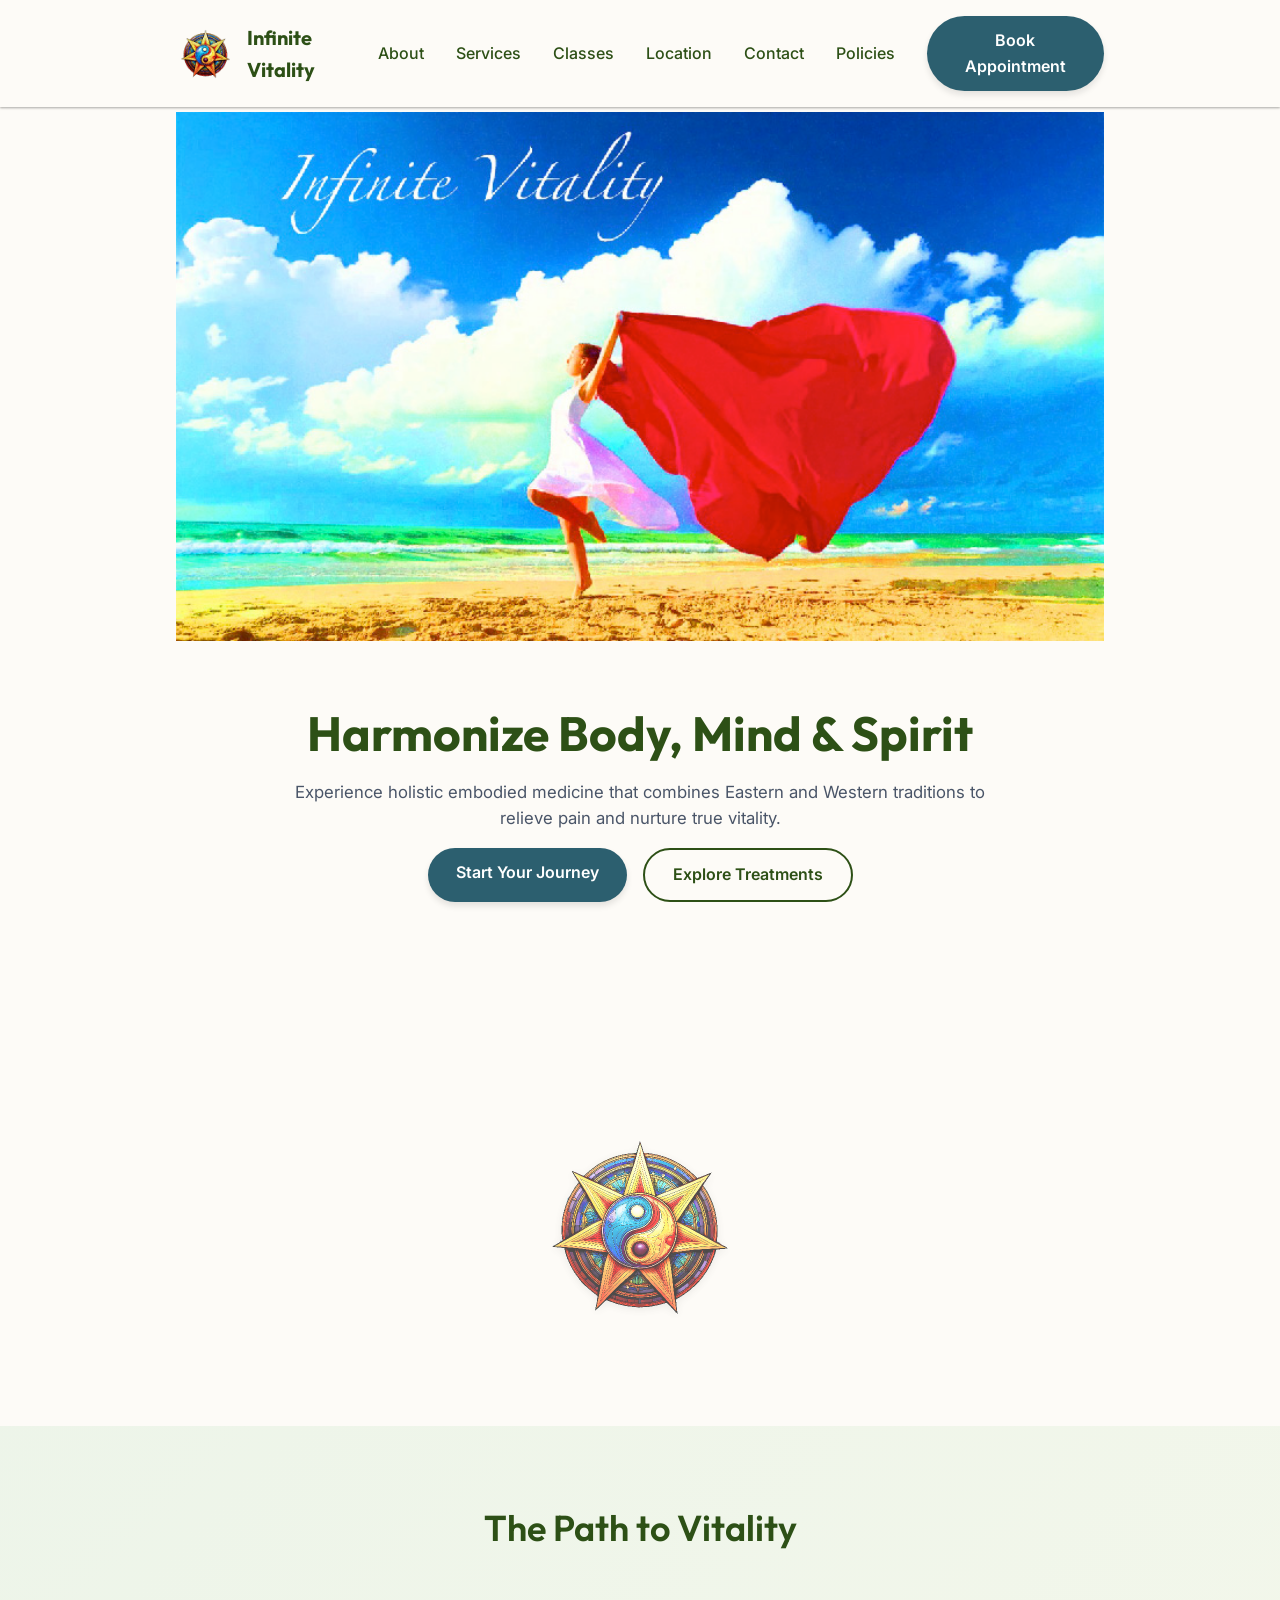
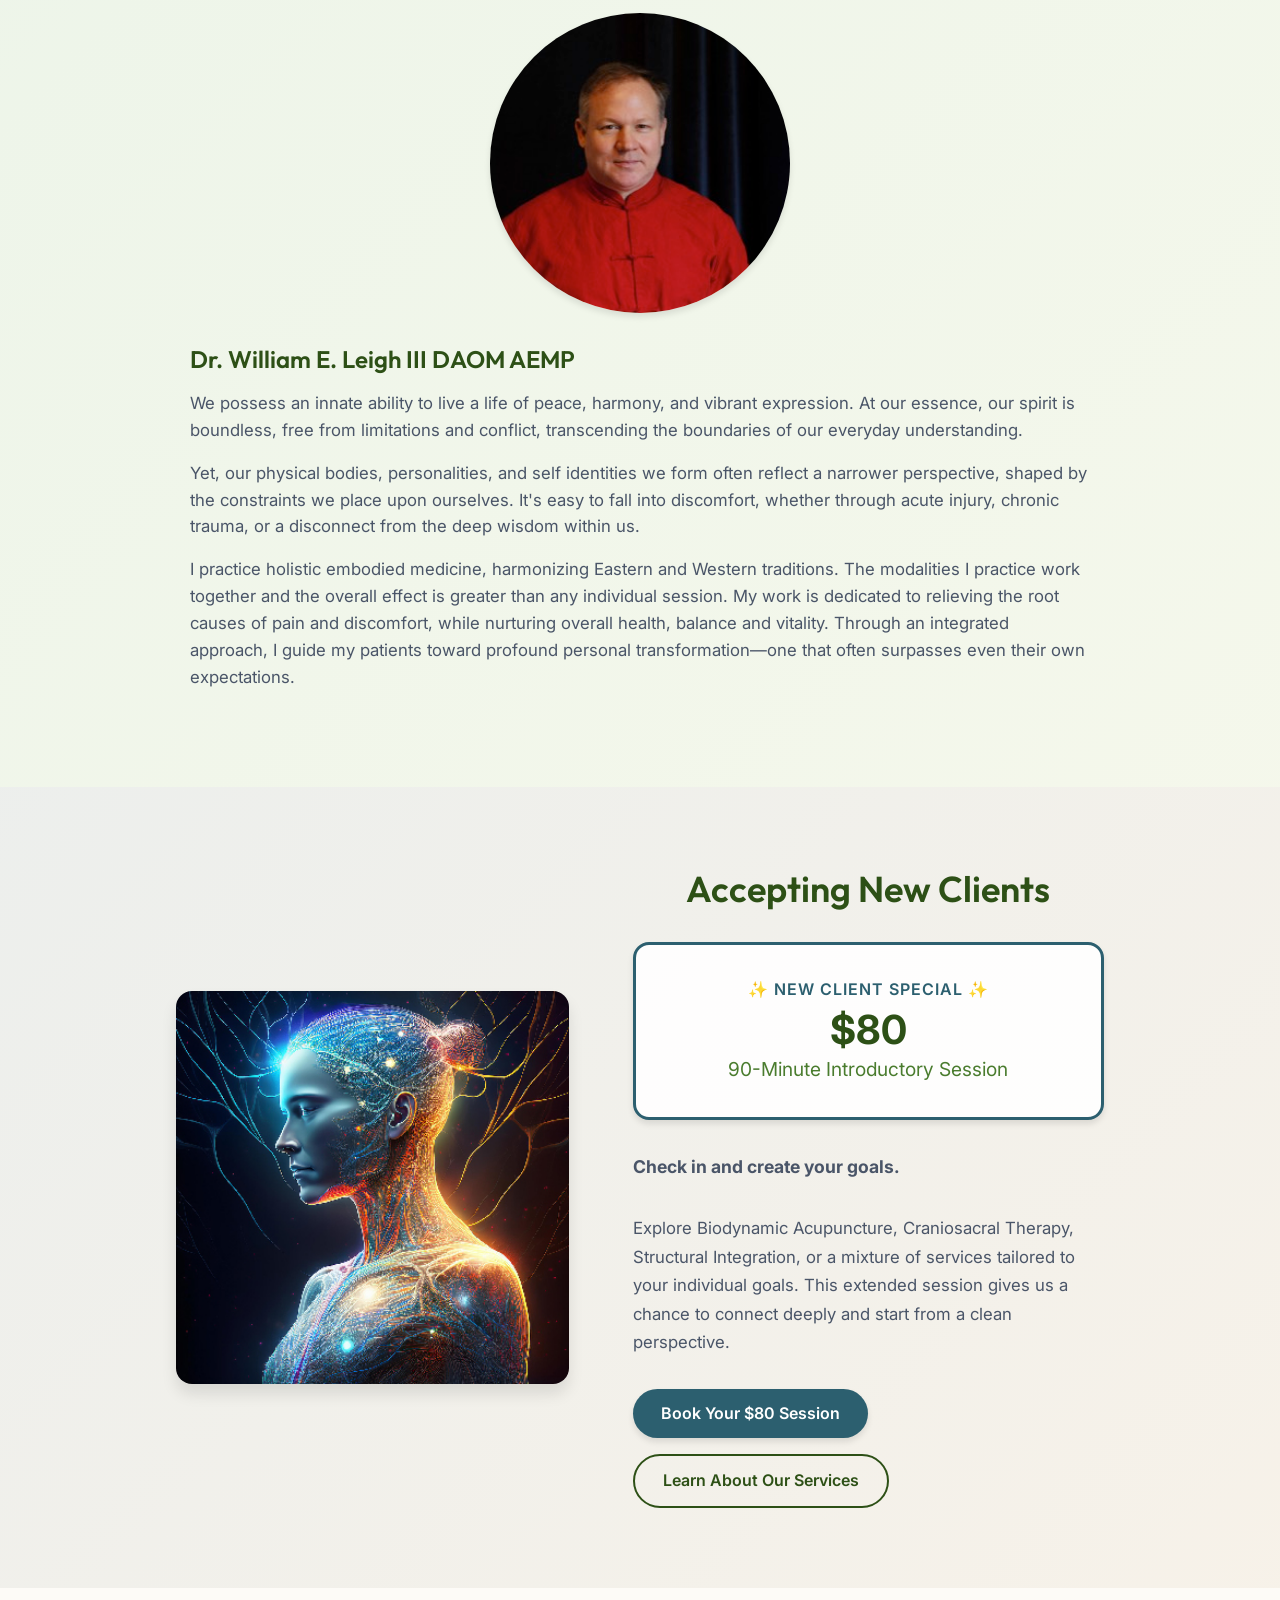
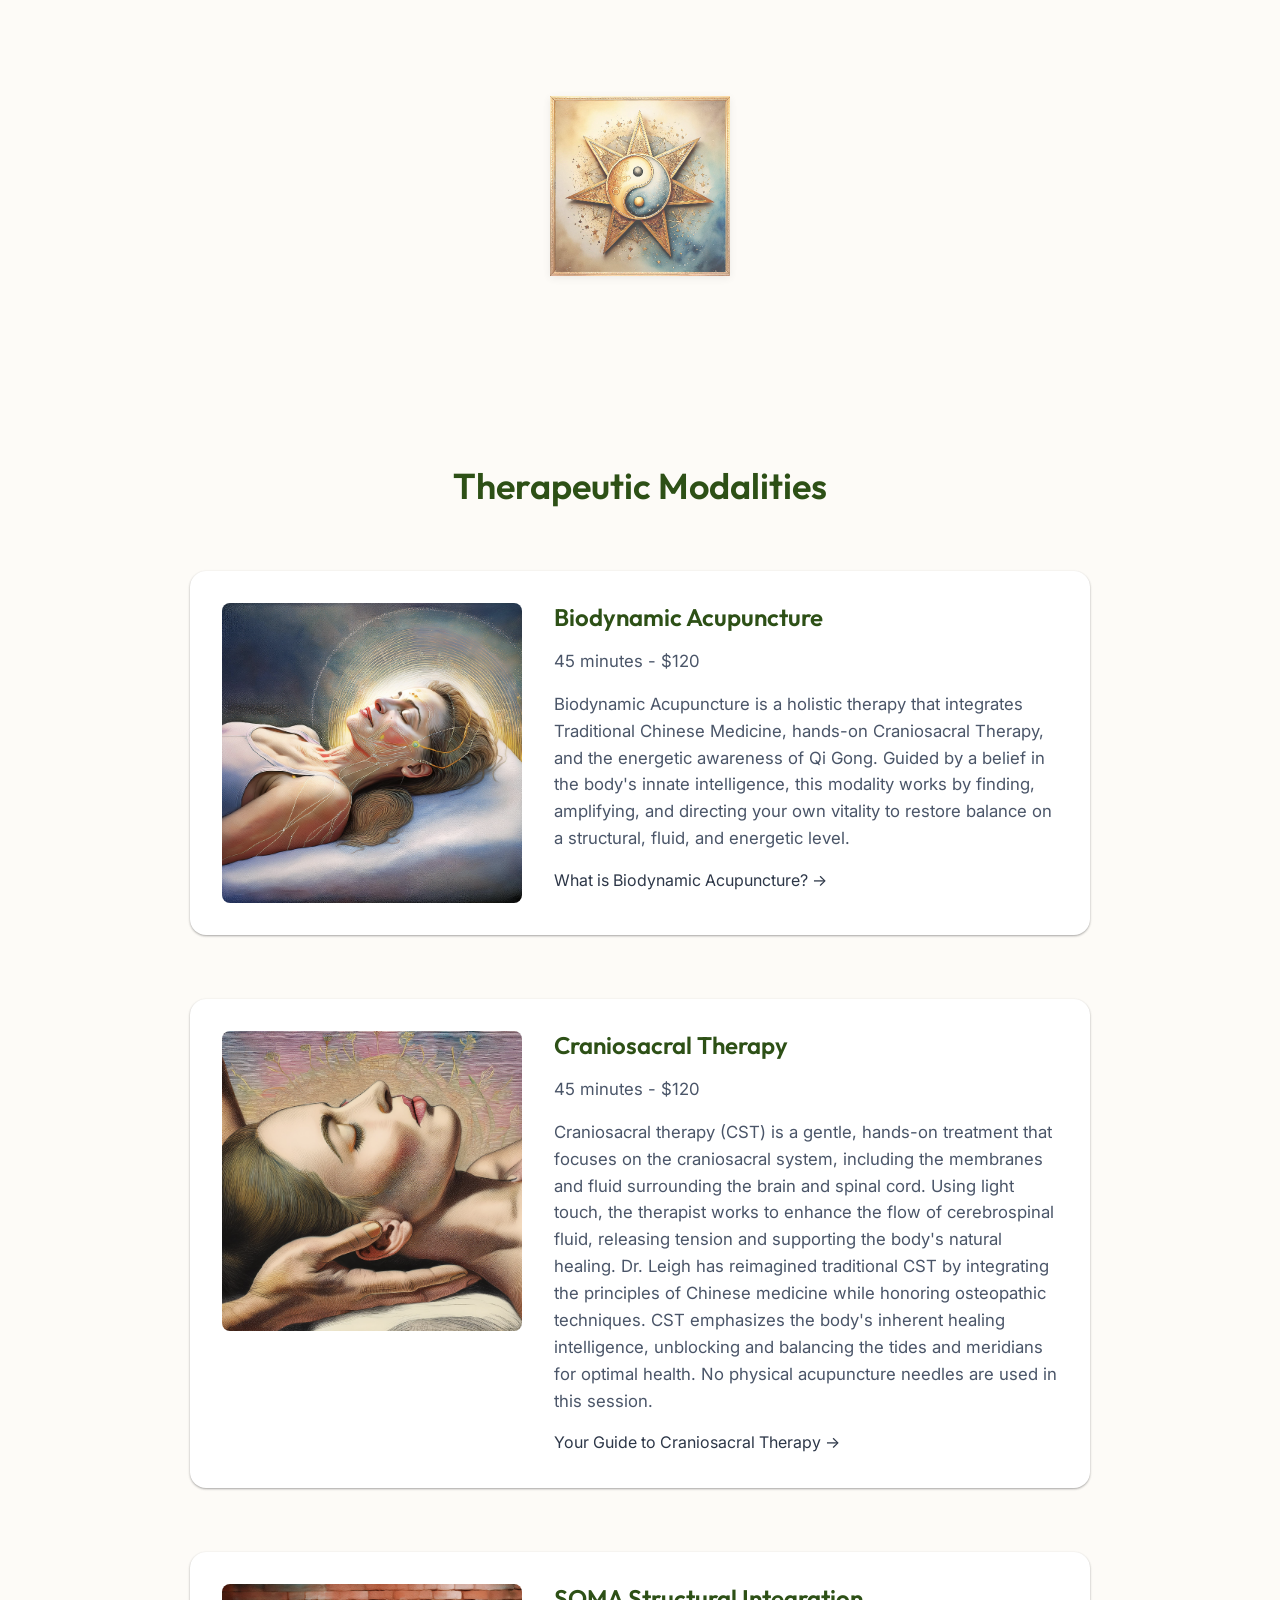
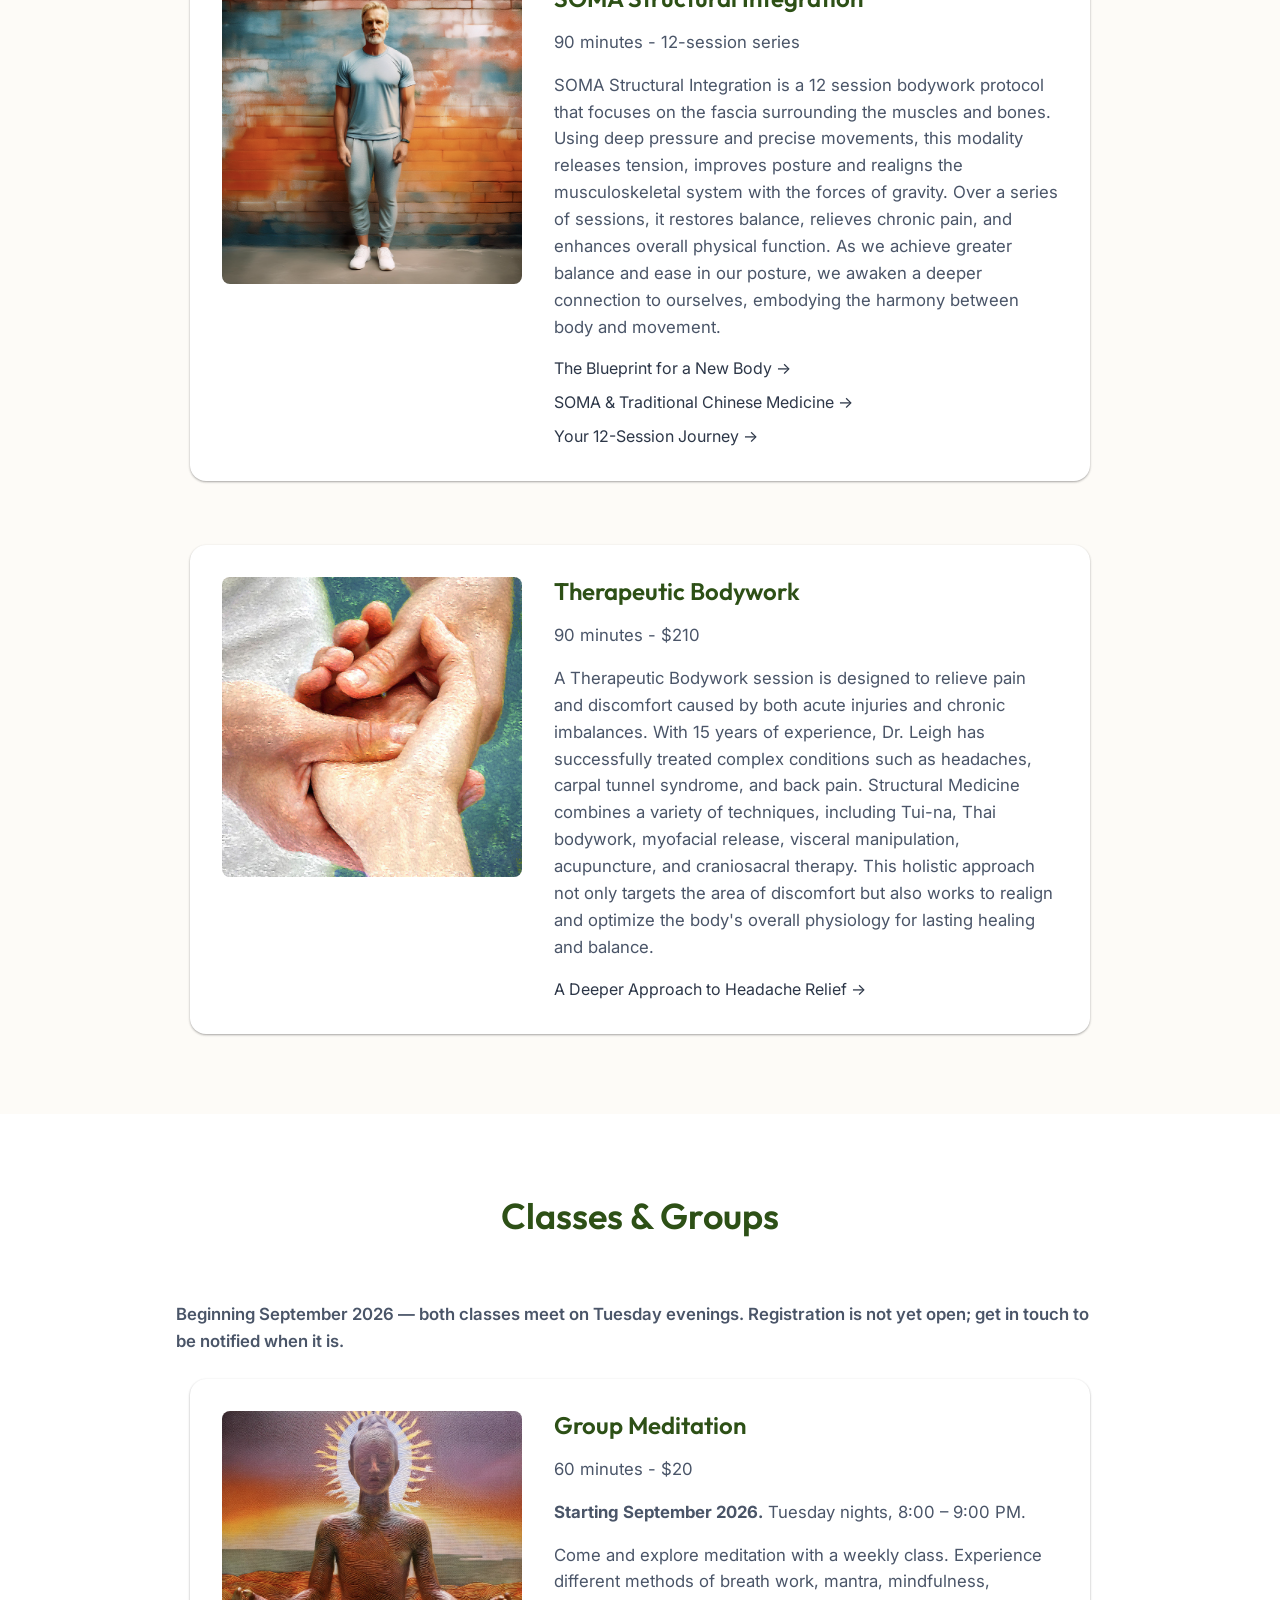
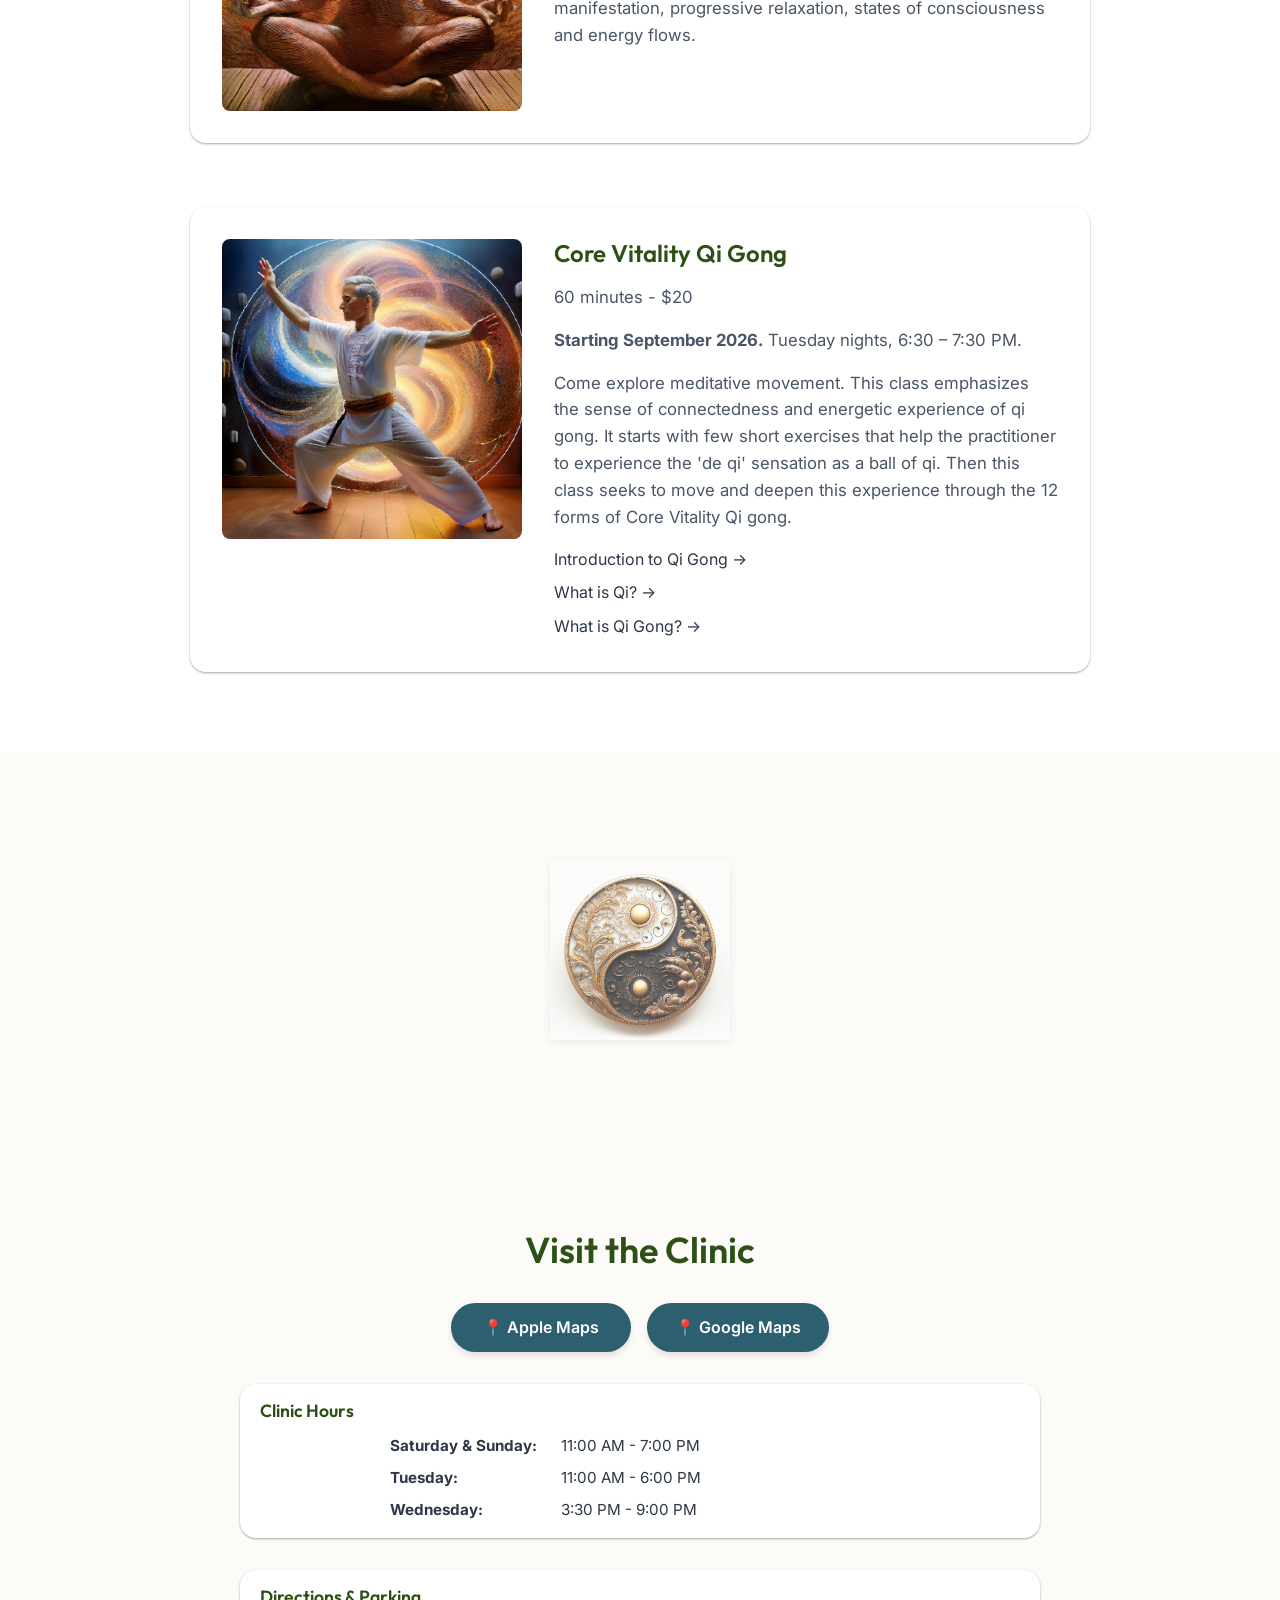
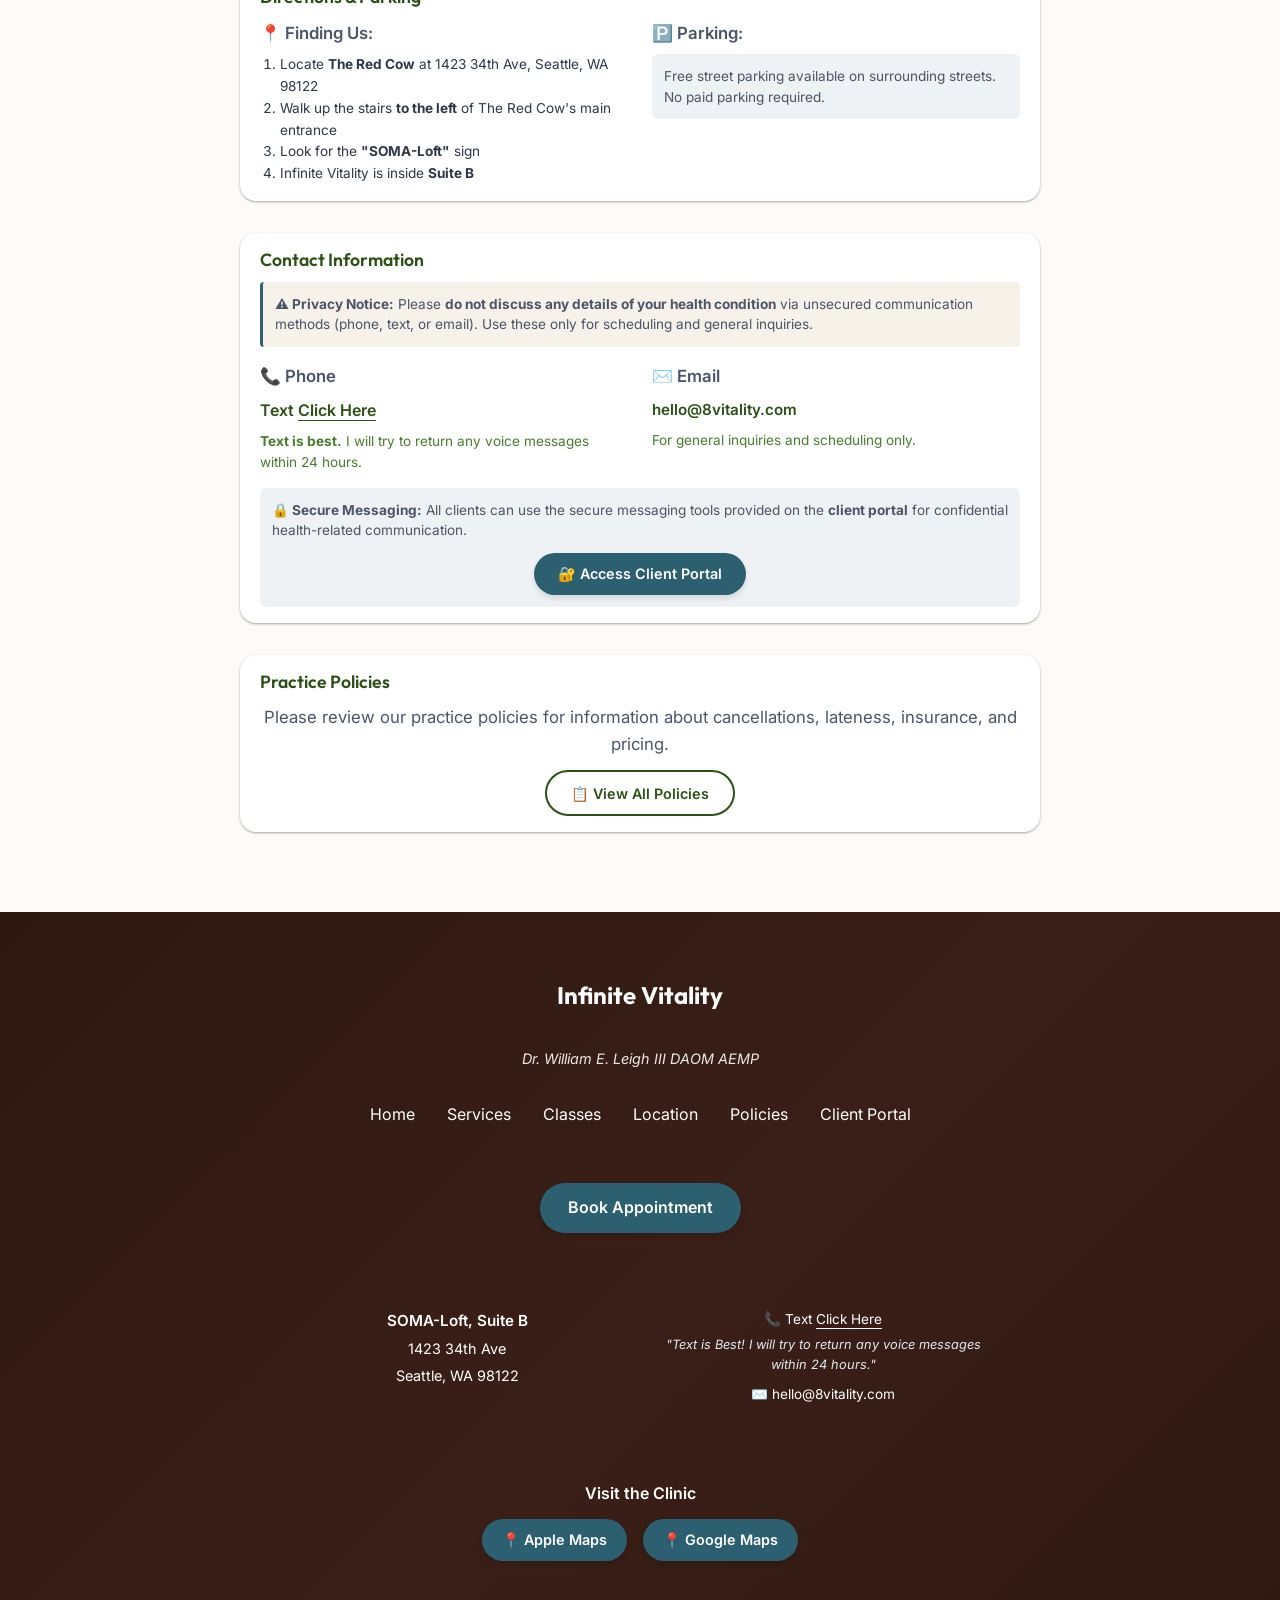
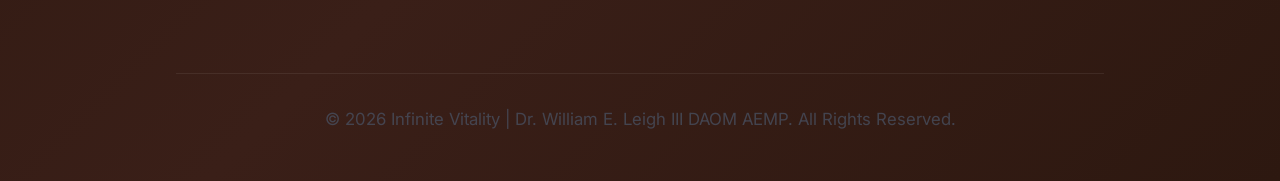
<file: index.html>
<!DOCTYPE html>
<html lang="en">

<head>
    <meta charset="UTF-8">
    <meta name="viewport" content="width=device-width, initial-scale=1.0">
    <title>Infinite Vitality | Dr. William E. Leigh III - Holistic Embodied Medicine</title>
    <meta name="description"
        content="Infinite Vitality in Seattle, WA offers Biodynamic Acupuncture, Craniosacral Therapy, and Structural Integration to restore balance and relieve pain.">

    <!-- Open Graph / Social Meta Tags -->
    <meta property="og:type" content="website">
    <meta property="og:url" content="https://8vitality.com/">
    <meta property="og:title" content="Infinite Vitality | Dr. William E. Leigh III - Holistic Embodied Medicine">
    <meta property="og:description"
        content="Experience holistic embodied medicine that combines Eastern and Western traditions to relieve pain and nurture true vitality.">
    <meta property="og:image" content="https://8vitality.com/resources/hero-extra-large.jpg">

    <!-- Twitter Meta Tags -->
    <meta name="twitter:card" content="summary_large_image">
    <meta name="twitter:title" content="Infinite Vitality | Dr. William E. Leigh III">
    <meta name="twitter:description" content="Holistic embodied medicine in Seattle, WA">
    <meta name="twitter:image" content="https://8vitality.com/resources/hero-extra-large.jpg">

    <!-- Canonical URL -->
    <link rel="canonical" href="https://8vitality.com/">

    <!-- Additional SEO Meta Tags -->
    <meta name="author" content="Dr. William E. Leigh III DAOM AEMP">
    <meta name="geo.region" content="US-WA">
    <meta name="geo.placename" content="Seattle">
    <meta name="geo.position" content="47.609722;-122.322222">
    <meta name="ICBM" content="47.609722, -122.322222">
    <meta name="keywords"
        content="acupuncture seattle, craniosacral therapy seattle, structural integration seattle, holistic medicine seattle, biodynamic acupuncture, qi gong classes seattle, meditation classes seattle, madrona seattle, soma bodywork">
    <meta name="robots" content="index, follow">
    <meta name="language" content="en-US">
    <meta name="revisit-after" content="7 days">

    <!-- Fonts -->
    <link rel="preconnect" href="https://fonts.googleapis.com">
    <link rel="preconnect" href="https://fonts.gstatic.com" crossorigin>
    <link href="https://fonts.googleapis.com/css2?family=Inter:wght@400;500;600&family=Outfit:wght@500;700&display=swap"
        rel="stylesheet">

    <!-- Styles -->
    <link rel="stylesheet" href="css/style.css">

    <!-- SimplePractice Widget Styles -->
    <style>
        .spwidget-button-wrapper {
            display: inline-block;
        }

        .spwidget-button {
            display: inline-block;
            padding: 12px 28px;
            font-weight: 600;
            font-size: 1rem;
            border-radius: 50px;
            transition: all 0.4s cubic-bezier(0.16, 1, 0.3, 1);
            cursor: pointer;
            text-align: center;
            background-color: #2c5f6f;
            color: #ffffff;
            border: none;
            box-shadow: 0 4px 6px rgba(0, 0, 0, 0.1);
            text-decoration: none;
        }

        .spwidget-button:hover {
            transform: translateY(-2px);
            box-shadow: 0 10px 15px rgba(0, 0, 0, 0.1);
            background-color: #1e4450;
            color: #ffffff;
        }

        .spwidget-button:active {
            transform: translateY(0);
            box-shadow: 0 4px 6px rgba(0, 0, 0, 0.1);
        }

        /* Match the btn class styling */
        a.spwidget-button {
            color: #ffffff;
        }
    </style>

    <!-- Favicon -->
    <link rel="icon" type="image/png" href="resources/favicon_medium.png" sizes="32x32">
    <link rel="icon" type="image/png" href="resources/favicon_small.png" sizes="16x16">
</head>

<body>

    <header>
        <div class="container">
            <nav>
                <a href="#" class="logo">
                    <img src="resources/Rainbow-Logo-small.png" alt="Infinite Vitality Logo">
                    <span>Infinite Vitality</span>
                </a>

                <div class="nav-links">
                    <a href="#about" class="nav-item">About</a>
                    <a href="#services" class="nav-item">Services</a>
                    <a href="#classes" class="nav-item">Classes</a>
                    <a href="#location" class="nav-item">Location</a>
                    <a href="#contact" class="nav-item">Contact</a>
                    <a href="Policies/index.html" class="nav-item">Policies</a>
                    <a href="https://william-leigh6091.clientsecure.me" class="spwidget-button"
                        data-spwidget-scope-id="9a3f5048-d55e-467c-b0f7-e03705a17ccb"
                        data-spwidget-scope-uri="william-leigh6091"
                        data-spwidget-application-id="7c72cb9f9a9b913654bb89d6c7b4e71a77911b30192051da35384b4d0c6d505b"
                        data-spwidget-type="OAR" data-spwidget-scope-global data-spwidget-autobind>Book Appointment</a>
                </div>

                <!-- Mobile Menu Toggle -->
                <button class="mobile-menu-toggle" aria-label="Toggle mobile menu" aria-expanded="false">
                    <span class="hamburger-line"></span>
                    <span class="hamburger-line"></span>
                    <span class="hamburger-line"></span>
                </button>
            </nav>
        </div>
    </header>

    <main>
        <!-- Hero Section -->
        <section class="hero">
            <div class="container hero-content">
                <div class="hero-image">
                    <img src="resources/hero-extra-large.jpg"
                        alt="Infinite Vitality - Woman with flowing fabric on beach">
                </div>
                <div class="hero-text">
                    <h1>Harmonize Body, Mind &amp; Spirit</h1>
                    <p>Experience holistic embodied medicine that combines Eastern and Western traditions to relieve
                        pain and nurture true vitality.</p>
                    <div class="hero-buttons">
                        <a href="https://william-leigh6091.clientsecure.me" class="spwidget-button"
                            data-spwidget-scope-id="9a3f5048-d55e-467c-b0f7-e03705a17ccb"
                            data-spwidget-scope-uri="william-leigh6091"
                            data-spwidget-application-id="7c72cb9f9a9b913654bb89d6c7b4e71a77911b30192051da35384b4d0c6d505b"
                            data-spwidget-type="OAR" data-spwidget-scope-global data-spwidget-autobind>Start Your
                            Journey</a>
                        <a href="#services" class="btn btn-outline">Explore Treatments</a>
                    </div>
                </div>
            </div>
        </section>

        <!-- Spacer -->
        <div class="section-spacer">
            <img src="resources/Rainbow-Logo.360x360.png" alt="" aria-hidden="true">
        </div>

        <!-- About / Philosophy Section -->
        <section id="about" class="section philosophy"
            style="background: linear-gradient(135deg, rgba(200, 230, 201, 0.3) 0%, rgba(220, 237, 200, 0.25) 100%);">
            <div class="container">
                <h2>The Path to Vitality</h2>
                <div
                    style="display: flex; flex-direction: column; align-items: center; gap: 2rem; max-width: 900px; margin: 0 auto;">
                    <img src="resources/dr-leigh-portrait.jpg" alt="Dr. William E. Leigh III" loading="lazy"
                        style="border-radius: 50%; width: 300px; height: 300px; object-fit: cover; box-shadow: var(--shadow-md);">
                    <div>
                        <h3 style="margin-bottom: 1rem;">Dr. William E. Leigh III DAOM AEMP</h3>
                        <p>We possess an innate ability to live a life of peace, harmony, and vibrant expression. At our
                            essence, our spirit is boundless, free from limitations and conflict, transcending the
                            boundaries of our everyday understanding.</p>
                        <p>Yet, our physical bodies, personalities, and self identities we form often reflect a narrower
                            perspective, shaped by the constraints we place upon ourselves. It's easy to fall into
                            discomfort, whether through acute injury, chronic trauma, or a disconnect from the deep
                            wisdom within us.</p>
                        <p>I practice holistic embodied medicine, harmonizing Eastern and Western traditions. The
                            modalities I practice work together and the overall effect is greater than any individual
                            session. My work is dedicated to relieving the root causes of pain and discomfort, while
                            nurturing overall health, balance and vitality. Through an integrated approach, I guide my
                            patients toward profound personal transformation—one that often surpasses even their own
                            expectations.</p>
                    </div>
                </div>
            </div>
        </section>

        <!-- New Client Promotion Section -->
        <section class="section new-client-promo-section"
            style="background: linear-gradient(135deg, rgba(44, 95, 111, 0.08) 0%, rgba(232, 220, 200, 0.3) 100%);">
            <div class="container">
                <div class="promo-content">
                    <div class="promo-image">
                        <img src="resources/energy-meridians-color-female.360x360.jpg"
                            alt="Body Energy Meridians - Traditional Chinese Medicine" loading="lazy"
                            style="border-radius: var(--radius-lg); box-shadow: var(--shadow-lg); max-width: 100%; height: auto;">
                    </div>
                    <div class="promo-text">
                        <h2 style="color: var(--color-primary); margin-bottom: var(--spacing-md);">Accepting New Clients</h2>

                        <div class="promo-badge">
                            <p
                                style="margin: 0; font-size: 1rem; font-weight: 600; color: var(--color-accent); text-transform: uppercase; letter-spacing: 1px;">
                                ✨ New Client Special ✨</p>
                            <p
                                style="margin: 0.5rem 0 0; font-size: 2.5rem; font-weight: 700; color: var(--color-primary); line-height: 1;">
                                $80</p>
                            <p style="margin: 0.25rem 0 0; font-size: 1.2rem; color: var(--color-secondary);">90-Minute
                                Introductory Session</p>
                        </div>

                        <p style="font-size: 1.1rem; line-height: 1.7; margin: var(--spacing-md) 0;">
                            <strong>Check in and create your goals.</strong>
                        </p>

                        <p style="font-size: 1.05rem; line-height: 1.7; margin-bottom: var(--spacing-md);">
                            Explore Biodynamic Acupuncture, Craniosacral Therapy, Structural Integration, or a mixture
                            of services tailored to your individual goals. This extended session gives us a chance to
                            connect deeply and start from a clean perspective.
                        </p>

                        <div style="display: flex; gap: 1rem; flex-wrap: wrap;">
                            <a href="https://william-leigh6091.clientsecure.me" class="spwidget-button"
                                data-spwidget-scope-id="9a3f5048-d55e-467c-b0f7-e03705a17ccb"
                                data-spwidget-scope-uri="william-leigh6091"
                                data-spwidget-application-id="7c72cb9f9a9b913654bb89d6c7b4e71a77911b30192051da35384b4d0c6d505b"
                                data-spwidget-type="OAR" data-spwidget-scope-global data-spwidget-autobind>Book Your $80
                                Session</a>
                            <a href="#services" class="btn btn-outline">Learn About Our Services</a>
                        </div>
                    </div>
                </div>
            </div>
        </section>

        <!-- Spacer -->
        <div class="section-spacer">
            <img src="resources/Yin-Yang-Logo.360x360.jpg" alt="" aria-hidden="true" loading="lazy">
        </div>

        <!-- Services Section -->
        <section id="services" class="section services">
            <div class="container">
                <h2>Therapeutic Modalities</h2>
                <div class="services-grid">

                    <!-- Service 1: Biodynamic Acupuncture -->
                    <article class="service-card">
                        <div class="service-image">
                            <img src="resources/Biodynamic-Acupuncture.png" alt="Biodynamic Acupuncture"
                                loading="lazy">
                        </div>
                        <div class="service-content">
                            <div>
                                <h3>Biodynamic Acupuncture</h3>
                                <p class="service-pricing">45 minutes - $120</p>
                                <p>Biodynamic Acupuncture is a holistic therapy that integrates Traditional Chinese
                                    Medicine, hands-on Craniosacral Therapy, and the energetic awareness of Qi Gong.
                                    Guided by a belief in the body's innate intelligence, this modality works by
                                    finding, amplifying, and directing your own vitality to restore balance on a
                                    structural, fluid, and energetic level.</p>
                            </div>
                            <div class="service-links">
                                <a href="https://medium.com/@DrLeigh3/biodynamic-acupuncture-68276c76b151"
                                    target="_blank" class="service-link">What is Biodynamic Acupuncture? &rarr;</a>
                            </div>
                        </div>
                    </article>

                    <!-- Service 2: Craniosacral Therapy -->
                    <article class="service-card">
                        <div class="service-image">
                            <img src="resources/Craniosacral_Therapy.png" alt="Craniosacral Therapy" loading="lazy">
                        </div>
                        <div class="service-content">
                            <div>
                                <h3>Craniosacral Therapy</h3>
                                <p class="service-pricing">45 minutes - $120</p>
                                <p>Craniosacral therapy (CST) is a gentle, hands-on treatment that focuses on the
                                    craniosacral system, including the membranes and fluid surrounding the brain and
                                    spinal cord. Using light touch, the therapist works to enhance the flow of
                                    cerebrospinal fluid, releasing tension and supporting the body's natural healing.
                                    Dr. Leigh has reimagined traditional CST by integrating the principles of Chinese
                                    medicine while honoring osteopathic techniques. CST emphasizes the body's inherent
                                    healing intelligence, unblocking and balancing the tides and meridians for optimal
                                    health. No physical acupuncture needles are used in this session.</p>
                            </div>
                            <div class="service-links">
                                <a href="https://medium.com/@DrLeigh3/your-guide-to-craniosacral-therapy-9b096e29039a"
                                    target="_blank" class="service-link">Your Guide to Craniosacral Therapy &rarr;</a>
                            </div>
                        </div>
                    </article>

                    <!-- Service 3: SOMA Structural Integration -->
                    <article class="service-card">
                        <div class="service-image">
                            <img src="resources/Structural_Integration_01.png" alt="SOMA Structural Integration"
                                loading="lazy">
                        </div>
                        <div class="service-content">
                            <div>
                                <h3>SOMA Structural Integration</h3>
                                <p class="service-pricing">90 minutes - 12-session series</p>
                                <p>SOMA Structural Integration is a 12 session bodywork protocol that focuses on the
                                    fascia surrounding the muscles and bones. Using deep pressure and precise movements,
                                    this modality releases tension, improves posture and realigns the musculoskeletal
                                    system with the forces of gravity. Over a series of sessions, it restores balance,
                                    relieves chronic pain, and enhances overall physical function. As we achieve greater
                                    balance and ease in our posture, we awaken a deeper connection to ourselves,
                                    embodying the harmony between body and movement.</p>
                            </div>
                            <div class="service-links">
                                <a href="https://medium.com/@DrLeigh3/the-blueprint-for-a-new-body-an-introduction-to-structural-integration-36ac9c494641"
                                    target="_blank" class="service-link">The Blueprint for a New Body &rarr;</a>
                                <a href="https://medium.com/@DrLeigh3/two-powerful-healing-traditions-soma-structural-integration-and-traditional-chinese-medicine-3a7ef97696b3"
                                    target="_blank" class="service-link">SOMA & Traditional Chinese Medicine &rarr;</a>
                                <a href="https://medium.com/@DrLeigh3/your-12-session-journey-a-detailed-guide-to-transformation-d4c89f9bb55e"
                                    target="_blank" class="service-link">Your 12-Session Journey &rarr;</a>
                            </div>
                        </div>
                    </article>

                    <!-- Service 4: Therapeutic Bodywork -->
                    <article class="service-card">
                        <div class="service-image">
                            <img src="resources/Massage-hands.jpg" alt="Therapeutic Bodywork" loading="lazy">
                        </div>
                        <div class="service-content">
                            <div>
                                <h3>Therapeutic Bodywork</h3>
                                <p class="service-pricing">90 minutes - $210</p>
                                <p>A Therapeutic Bodywork session is designed to relieve pain and discomfort caused by
                                    both acute injuries and chronic imbalances. With 15 years of experience, Dr. Leigh
                                    has successfully treated complex conditions such as headaches, carpal tunnel
                                    syndrome, and back pain. Structural Medicine combines a variety of techniques,
                                    including Tui-na, Thai bodywork, myofacial release, visceral manipulation,
                                    acupuncture, and craniosacral therapy. This holistic approach not only targets the
                                    area of discomfort but also works to realign and optimize the body's overall
                                    physiology for lasting healing and balance.</p>
                            </div>
                            <div class="service-links">
                                <a href="https://medium.com/@DrLeigh3/beyond-symptom-management-a-deeper-approach-to-headache-relief-at-infinite-vitality-85727d32b1ad"
                                    target="_blank" class="service-link">A Deeper Approach to Headache Relief &rarr;</a>
                            </div>
                        </div>
                    </article>

                </div>
            </div>
        </section>

        <!-- Classes Section -->
        <section id="classes" class="section classes" style="background-color: var(--color-white);">
            <div class="container">
                <h2>Classes & Groups</h2>
                <p style="font-weight: 600; margin-bottom: 1.5rem;">Beginning September 2026 &mdash; both classes meet
                    on Tuesday evenings. Registration is not yet open; <a href="#contact">get in touch</a> to be
                    notified when it is.</p>
                <div class="services-grid">

                    <!-- Class 1: Meditation -->
                    <article class="service-card">
                        <div class="service-image">
                            <img src="resources/Meditation.png" alt="Group Meditation" loading="lazy">
                        </div>
                        <div class="service-content">
                            <div>
                                <h3>Group Meditation</h3>
                                <p class="service-pricing">60 minutes - $20</p>
                                <p><strong>Starting September 2026.</strong> Tuesday nights, 8:00 &ndash; 9:00 PM.</p>
                                <p>Come and explore meditation with a weekly class. Experience different methods of
                                    breath work, mantra, mindfulness, manifestation, progressive relaxation, states of
                                    consciousness and energy flows.</p>
                            </div>
                        </div>
                    </article>

                    <!-- Class 2: Qi Gong -->
                    <article class="service-card">
                        <div class="service-image">
                            <img src="resources/White-Qi-Gong-small.jpg" alt="Core Vitality Qi Gong" loading="lazy">
                        </div>
                        <div class="service-content">
                            <div>
                                <h3>Core Vitality Qi Gong</h3>
                                <p class="service-pricing">60 minutes - $20</p>
                                <p><strong>Starting September 2026.</strong> Tuesday nights, 6:30 &ndash; 7:30 PM.</p>
                                <p>Come explore meditative movement. This class emphasizes the sense of connectedness
                                    and energetic experience of qi gong. It starts with few short exercises that help
                                    the practitioner to experience the 'de qi' sensation as a ball of qi. Then this
                                    class seeks to move and deepen this experience through the 12 forms of Core Vitality
                                    Qi gong.</p>
                            </div>
                            <div class="service-links">
                                <a href="https://medium.com/@DrLeigh3/introcuction-to-qi-gong-730ee2674aca"
                                    target="_blank" class="service-link">Introduction to Qi Gong &rarr;</a>
                                <a href="https://medium.com/@DrLeigh3/what-is-qi-7893bf7122f7" target="_blank"
                                    class="service-link">What is Qi? &rarr;</a>
                                <a href="https://medium.com/@DrLeigh3/unlock-qi-gong-8-essential-definitions-for-modern-life-ancient-wisdom-9a554f0844c4"
                                    target="_blank" class="service-link">What is Qi Gong? &rarr;</a>
                            </div>
                        </div>
                    </article>

                </div>
            </div>
        </section>

        <!-- Spacer -->
        <div class="section-spacer">
            <img src="resources/Baroque-yin-yang.360x360.jpg" alt="" aria-hidden="true" loading="lazy">
        </div>

        <!-- Location Section -->
        <section id="location" class="section location">
            <div class="container location-container">
                <h2 style="margin-bottom: 1rem;">Visit the Clinic</h2>

                <!-- Map Links -->
                <div class="map-links-centered" style="margin: 1rem 0 2rem;">
                    <a href="https://maps.apple.com/?address=1423+34th+Ave,Suite+B,Seattle,WA+98122" target="_blank"
                        class="btn btn-primary">📍 Apple Maps</a>
                    <a href="https://www.google.com/maps/search/Infinite+Vitality+1423+34th+Ave,+Suite+B,+Seattle+WA+98122"
                        target="_blank" class="btn btn-primary">📍 Google Maps</a>
                </div>

                <!-- Stacked Wide Cards -->
                <div class="location-cards-stacked">

                    <!-- Hours Card (First) -->
                    <div class="location-wide-card">
                        <h3 style="font-size: 1.1rem; margin-bottom: 0.75rem;">Clinic Hours</h3>
                        <div
                            style="display: grid; grid-template-columns: auto 1fr; gap: 0.5rem 1.5rem; max-width: 500px; margin: 0 auto; font-size: 0.95rem;">
                            <strong>Saturday & Sunday:</strong>
                            <span>11:00 AM - 7:00 PM</span>
                            <strong>Tuesday:</strong>
                            <span>11:00 AM - 6:00 PM</span>
                            <strong>Wednesday:</strong>
                            <span>3:30 PM - 9:00 PM</span>
                        </div>
                    </div>

                    <!-- Directions & Parking Card (Second) -->
                    <div class="location-wide-card">
                        <h3 style="font-size: 1.1rem; margin-bottom: 0.75rem;">Directions & Parking</h3>
                        <div class="mobile-stack"
                            style="display: grid; grid-template-columns: 1fr 1fr; gap: 1.5rem; font-size: 0.9rem;">
                            <div>
                                <p style="margin: 0 0 0.5rem 0; font-weight: 600;">📍 Finding Us:</p>
                                <ol style="line-height: 1.6; margin: 0 0 0 1.25rem; padding: 0; font-size: 0.85rem;">
                                    <li>Locate <strong>The Red Cow</strong> at 1423 34th Ave, Seattle, WA 98122</li>
                                    <li>Walk up the stairs <strong>to the left</strong> of The Red Cow's main entrance
                                    </li>
                                    <li>Look for the <strong>"SOMA-Loft"</strong> sign</li>
                                    <li>Infinite Vitality is inside <strong>Suite B</strong></li>
                                </ol>
                            </div>
                            <div>
                                <p style="margin: 0 0 0.5rem 0; font-weight: 600;">🅿️ Parking:</p>
                                <p
                                    style="background: rgba(44, 95, 111, 0.08); padding: 0.75rem; border-radius: 6px; margin: 0; font-size: 0.85rem; line-height: 1.5;">
                                    Free street parking available on surrounding streets. No paid parking required.
                                </p>
                            </div>
                        </div>
                    </div>

                    <!-- Contact Info Card (Third) -->
                    <div class="location-wide-card" id="contact">
                        <h3 style="font-size: 1.1rem; margin-bottom: 0.75rem;">Contact Information</h3>

                        <!-- Privacy Notice -->
                        <div
                            style="background: rgba(232, 220, 200, 0.4); border-left: 3px solid var(--color-accent); padding: 0.75rem; margin-bottom: 1rem; border-radius: 4px;">
                            <p style="margin: 0; font-size: 0.85rem; line-height: 1.5;">
                                <strong>⚠️ Privacy Notice:</strong> Please <strong>do not discuss any details of your
                                    health condition</strong> via unsecured communication methods (phone, text, or
                                email). Use these only for scheduling and general inquiries.
                            </p>
                        </div>

                        <div class="mobile-stack"
                            style="display: grid; grid-template-columns: 1fr 1fr; gap: 1.5rem; font-size: 0.9rem;">
                            <!-- Phone -->
                            <div>
                                <p style="margin: 0 0 0.5rem; font-weight: 600;">📞 Phone</p>
                                <p style="margin: 0; font-size: 1rem; font-weight: 600; color: var(--color-primary);">
                                    Text <a href="sms:2064075029" class="phone-reveal"
                                        aria-label="Text 206-407-5029"><span class="click-text">Click
                                            Here</span><span class="number-text">206-407-5029</span></a>
                                </p>
                                <p
                                    style="margin: 0.5rem 0 0; font-size: 0.85rem; line-height: 1.5; color: var(--color-secondary);">
                                    <strong>Text is best.</strong> I will try to return any voice messages within 24
                                    hours.
                                </p>
                            </div>

                            <!-- Email -->
                            <div>
                                <p style="margin: 0 0 0.5rem; font-weight: 600;">✉️ Email</p>
                                <p
                                    style="margin: 0; font-size: 0.95rem; font-weight: 600; color: var(--color-primary);">
                                    hello@8vitality.com</p>
                                <p
                                    style="margin: 0.5rem 0 0; font-size: 0.85rem; line-height: 1.5; color: var(--color-secondary);">
                                    For general inquiries and scheduling only.
                                </p>
                            </div>
                        </div>

                        <!-- Secure Messaging Notice -->
                        <div
                            style="background: rgba(44, 95, 111, 0.08); padding: 0.75rem; margin-top: 1rem; border-radius: 6px;">
                            <p style="margin: 0 0 0.75rem; font-size: 0.85rem; line-height: 1.5;">
                                <strong>🔒 Secure Messaging:</strong> All clients can use the secure messaging tools
                                provided on the <strong>client portal</strong> for confidential health-related
                                communication.
                            </p>
                            <div style="text-align: center;">
                                <a href="https://william-leigh6091.clientsecure.me" target="_blank" rel="noopener"
                                    class="btn btn-primary"
                                    style="display: inline-block; padding: 0.6rem 1.5rem; font-size: 0.9rem;">
                                    🔐 Access Client Portal
                                </a>
                            </div>
                        </div>
                    </div>

                    <!-- Policies Card (Fourth) -->
                    <div class="location-wide-card">
                        <h3 style="font-size: 1.1rem; margin-bottom: 0.75rem;">Practice Policies</h3>
                        <div style="text-align: center; font-size: 0.9rem;">
                            <p style="margin: 0 0 0.75rem; line-height: 1.6;">
                                Please review our practice policies for information about cancellations, lateness,
                                insurance, and pricing.
                            </p>
                            <a href="Policies/index.html" class="btn btn-outline"
                                style="display: inline-block; padding: 0.6rem 1.5rem; font-size: 0.9rem;">
                                📋 View All Policies
                            </a>
                        </div>
                    </div>



                </div>
            </div>
        </section>
    </main>

    <footer>
        <div class="container footer-content">
            <div class="footer-logo">Infinite Vitality</div>
            <p style="margin: 0; font-style: italic; font-size: 0.9rem; color: #ffffff; opacity: 0.9;">Dr.
                William E. Leigh III DAOM AEMP</p>
            <div class="footer-nav">
                <a href="#">Home</a>
                <a href="#services">Services</a>
                <a href="#classes">Classes</a>
                <a href="#location">Location</a>
                <a href="Policies/index.html">Policies</a>
                <a href="https://william-leigh6091.clientsecure.me" target="_blank" rel="noopener">Client Portal</a>
            </div>

            <!-- Book Appointment Button -->
            <div style="text-align: center; margin: 1.5rem 0 1rem;">
                <a href="https://william-leigh6091.clientsecure.me" class="spwidget-button"
                    data-spwidget-scope-id="9a3f5048-d55e-467c-b0f7-e03705a17ccb"
                    data-spwidget-scope-uri="william-leigh6091"
                    data-spwidget-application-id="7c72cb9f9a9b913654bb89d6c7b4e71a77911b30192051da35384b4d0c6d505b"
                    data-spwidget-type="OAR" data-spwidget-scope-global data-spwidget-autobind>Book Appointment</a>
            </div>

            <!-- Address & Contact Split Layout -->
            <div
                style="display: grid; grid-template-columns: 1fr 1fr; gap: 2rem; max-width: 700px; margin: 1.5rem auto 1rem; text-align: center; color: #ffffff;">
                <!-- Address Section (Left) -->
                <div>
                    <p style="margin: 0.25rem 0; font-weight: 600; font-size: 0.95rem; color: #ffffff;">SOMA-Loft, Suite
                        B</p>
                    <p style="margin: 0.25rem 0; font-size: 0.9rem; color: #ffffff;">1423 34th Ave</p>
                    <p style="margin: 0.25rem 0; font-size: 0.9rem; color: #ffffff;">Seattle, WA 98122</p>
                </div>

                <!-- Contact Info (Right) -->
                <div style="display: flex; flex-direction: column; justify-content: center;">
                    <p style="margin: 0.25rem 0; font-size: 0.85rem; color: #ffffff;">📞 Text <a href="sms:2064075029"
                            class="phone-reveal" aria-label="Text 206-407-5029"><span class="click-text">Click
                                Here</span><span class="number-text">206-407-5029</span></a></p>
                    <p style="margin: 0 0 0.25rem; font-size: 0.8rem; color: #e2e8f0; font-style: italic;">"Text is
                        Best! I will try to return any voice messages within 24 hours."</p>
                    <p style="margin: 0.25rem 0; font-size: 0.85rem; color: #ffffff;">✉️ hello@8vitality.com</p>
                </div>
            </div>

            <!-- Map Links -->
            <div style="text-align: center; margin: 1.5rem 0 1rem;">
                <p style="margin: 0 0 0.75rem; font-weight: 600; font-size: 1rem; color: #ffffff;">Visit the Clinic</p>
                <div style="display: flex; gap: 1rem; justify-content: center; flex-wrap: wrap;">
                    <a href="https://maps.apple.com/?address=1423+34th+Ave,Suite+B,Seattle,WA+98122" target="_blank"
                        class="btn btn-primary" style="font-size: 0.9rem; padding: 0.6rem 1.25rem;">📍 Apple Maps</a>
                    <a href="https://www.google.com/maps/search/Infinite+Vitality+1423+34th+Ave,+Suite+B,+Seattle+WA+98122"
                        target="_blank" class="btn btn-primary" style="font-size: 0.9rem; padding: 0.6rem 1.25rem;">📍
                        Google Maps</a>
                </div>
            </div>

            <div class="copyright">
                <p>&copy; 2026 Infinite Vitality | Dr. William E. Leigh III DAOM AEMP. All Rights Reserved.</p>
            </div>
        </div>
    </footer>

    <!-- Schema.org Structured Data -->
    <script type="application/ld+json">
    {
      "@context": "https://schema.org",
      "@type": "MedicalBusiness",
      "name": "Infinite Vitality",
      "description": "Holistic embodied medicine practice offering Biodynamic Acupuncture, Craniosacral Therapy, and Structural Integration",
      "url": "https://8vitality.com",
      "telephone": "206-407-5029",
      "email": "hello@8vitality.com",
      "address": {
        "@type": "PostalAddress",
        "streetAddress": "1423 34th Ave, Suite B",
        "addressLocality": "Seattle",
        "addressRegion": "WA",
        "postalCode": "98122",
        "addressCountry": "US"
      },
      "openingHoursSpecification": [
        {
          "@type": "OpeningHoursSpecification",
          "dayOfWeek": ["Saturday", "Sunday"],
          "opens": "11:00",
          "closes": "19:00"
        },
        {
          "@type": "OpeningHoursSpecification",
          "dayOfWeek": "Tuesday",
          "opens": "11:00",
          "closes": "18:00"
        },
        {
          "@type": "OpeningHoursSpecification",
          "dayOfWeek": "Wednesday",
          "opens": "15:30",
          "closes": "21:00"
        }
      ],
      "priceRange": "$$",
      "image": "https://8vitality.com/resources/hero-extra-large.jpg"
    }
    </script>

    <!-- FAQ Schema for Rich Snippets -->
    <script type="application/ld+json">
    {
      "@context": "https://schema.org",
      "@type": "FAQPage",
      "mainEntity": [
        {
          "@type": "Question",
          "name": "What services does Infinite Vitality offer?",
          "acceptedAnswer": {
            "@type": "Answer",
            "text": "Infinite Vitality offers Biodynamic Acupuncture, Craniosacral Therapy, SOMA Structural Integration, and Therapeutic Bodywork. Group Meditation and Qi Gong classes begin in September 2026 on Tuesday evenings."
          }
        },
        {
          "@type": "Question",
          "name": "Where is Infinite Vitality located?",
          "acceptedAnswer": {
            "@type": "Answer",
            "text": "We are located at 1423 34th Ave, Suite B, Seattle, WA 98122, at the SOMA-Loft above Red Cow in the Madrona neighborhood."
          }
        },
        {
          "@type": "Question",
          "name": "What are your clinic hours?",
          "acceptedAnswer": {
            "@type": "Answer",
            "text": "Saturday & Sunday: 11:00 AM - 7:00 PM, Tuesday: 11:00 AM - 6:00 PM, Wednesday: 3:30 PM - 9:00 PM"
          }
        },
        {
          "@type": "Question",
          "name": "When are the Qi Gong and Meditation classes?",
          "acceptedAnswer": {
            "@type": "Answer",
            "text": "Classes begin in September 2026 and meet on Tuesday evenings. Core Vitality Qi Gong runs 6:30 to 7:30 PM and Group Meditation runs 8:00 to 9:00 PM, each 60 minutes. Registration is not yet open."
          }
        },
        {
          "@type": "Question",
          "name": "How do I book an appointment?",
          "acceptedAnswer": {
            "@type": "Answer",
            "text": "You can book an appointment through our SimplePractice portal by clicking any 'Book Appointment' button on our website, or by calling 206-407-5029."
          }
        }
      ]
    }
    </script>

    <!-- SimplePractice Widget Script -->
    <script src="https://widget-cdn.simplepractice.com/assets/integration-1.0.js"></script>

    <!-- Mobile Menu Script -->
    <script>
        // Mobile menu toggle
        document.addEventListener('DOMContentLoaded', function () {
            const menuToggle = document.querySelector('.mobile-menu-toggle');
            const navLinks = document.querySelector('.nav-links');

            if (menuToggle) {
                menuToggle.addEventListener('click', function () {
                    const isExpanded = this.getAttribute('aria-expanded') === 'true';
                    this.setAttribute('aria-expanded', !isExpanded);
                    this.classList.toggle('active');
                    navLinks.classList.toggle('active');
                    document.body.classList.toggle('menu-open');
                });

                // Close menu when clicking nav links
                const navItems = navLinks.querySelectorAll('a');
                navItems.forEach(item => {
                    item.addEventListener('click', function () {
                        menuToggle.classList.remove('active');
                        navLinks.classList.remove('active');
                        menuToggle.setAttribute('aria-expanded', 'false');
                        document.body.classList.remove('menu-open');
                    });
                });
            }
        });
    </script>

</body>

</html>
</file>
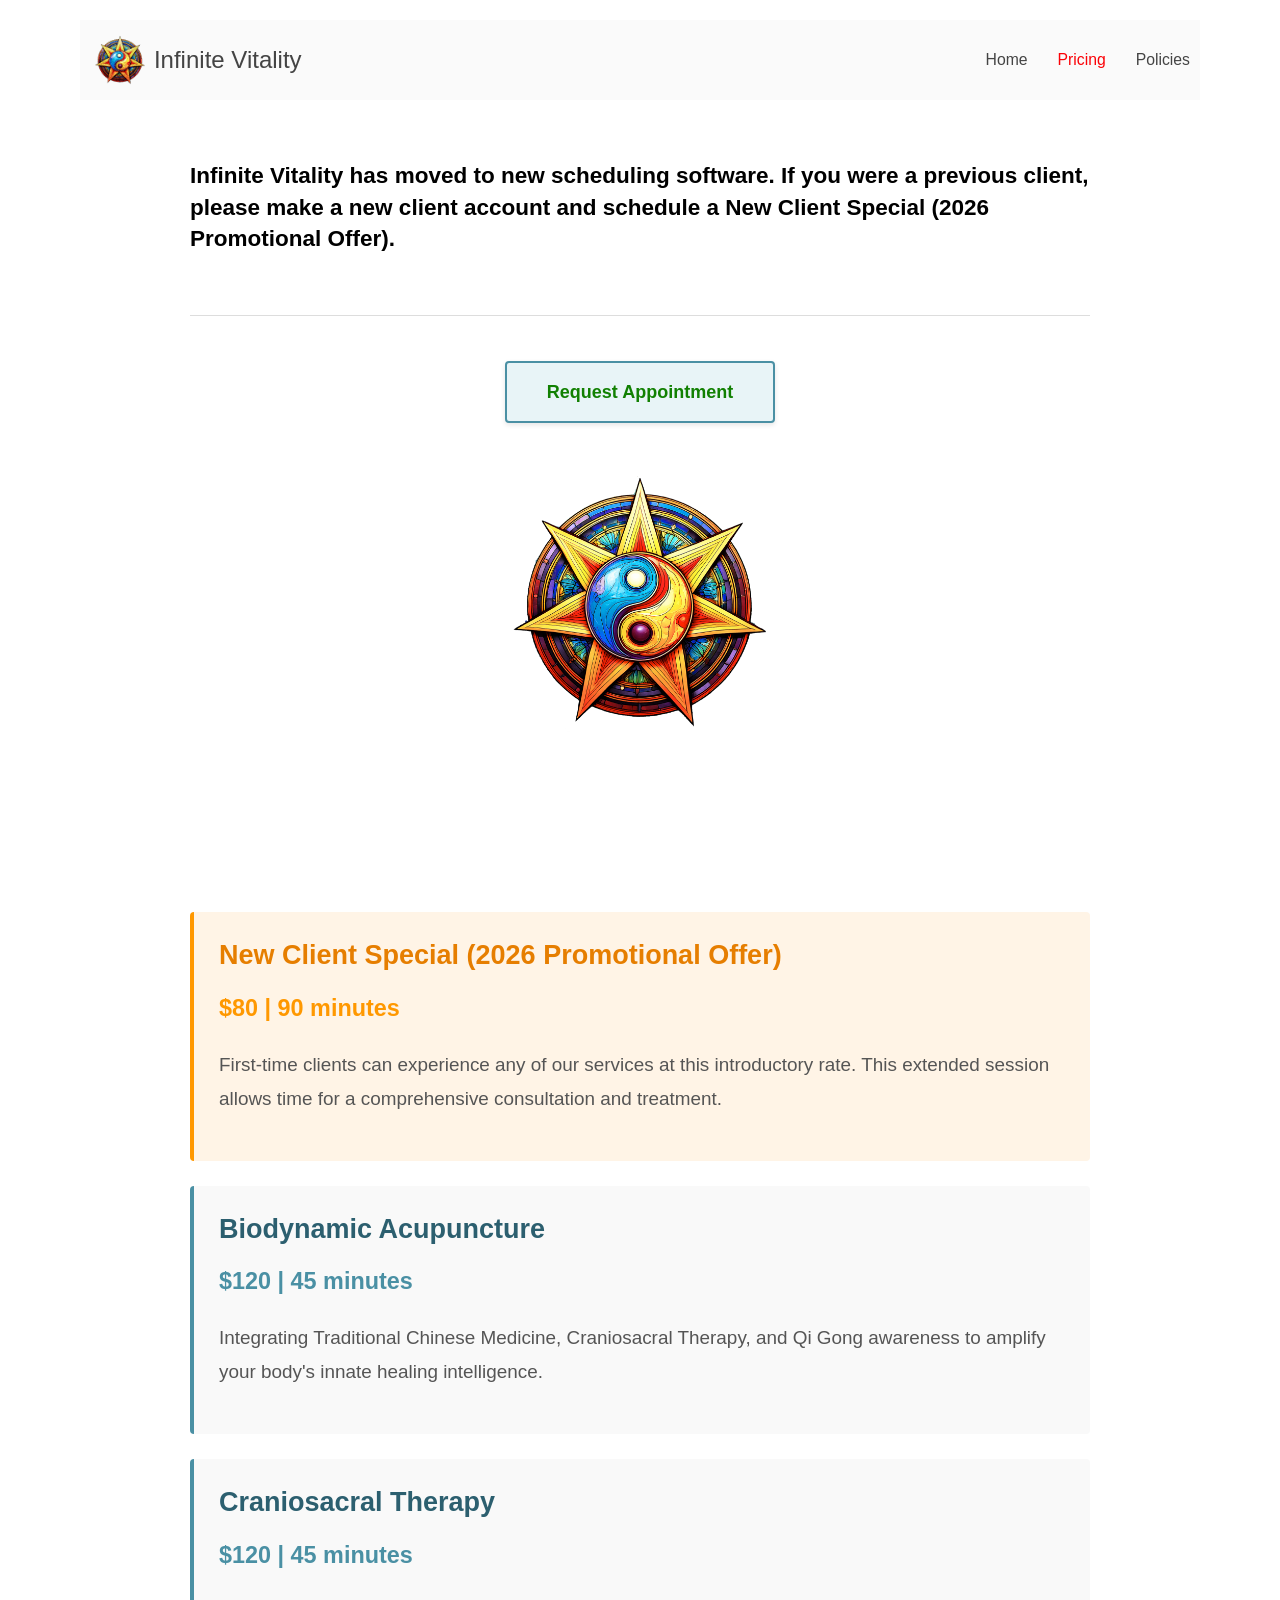
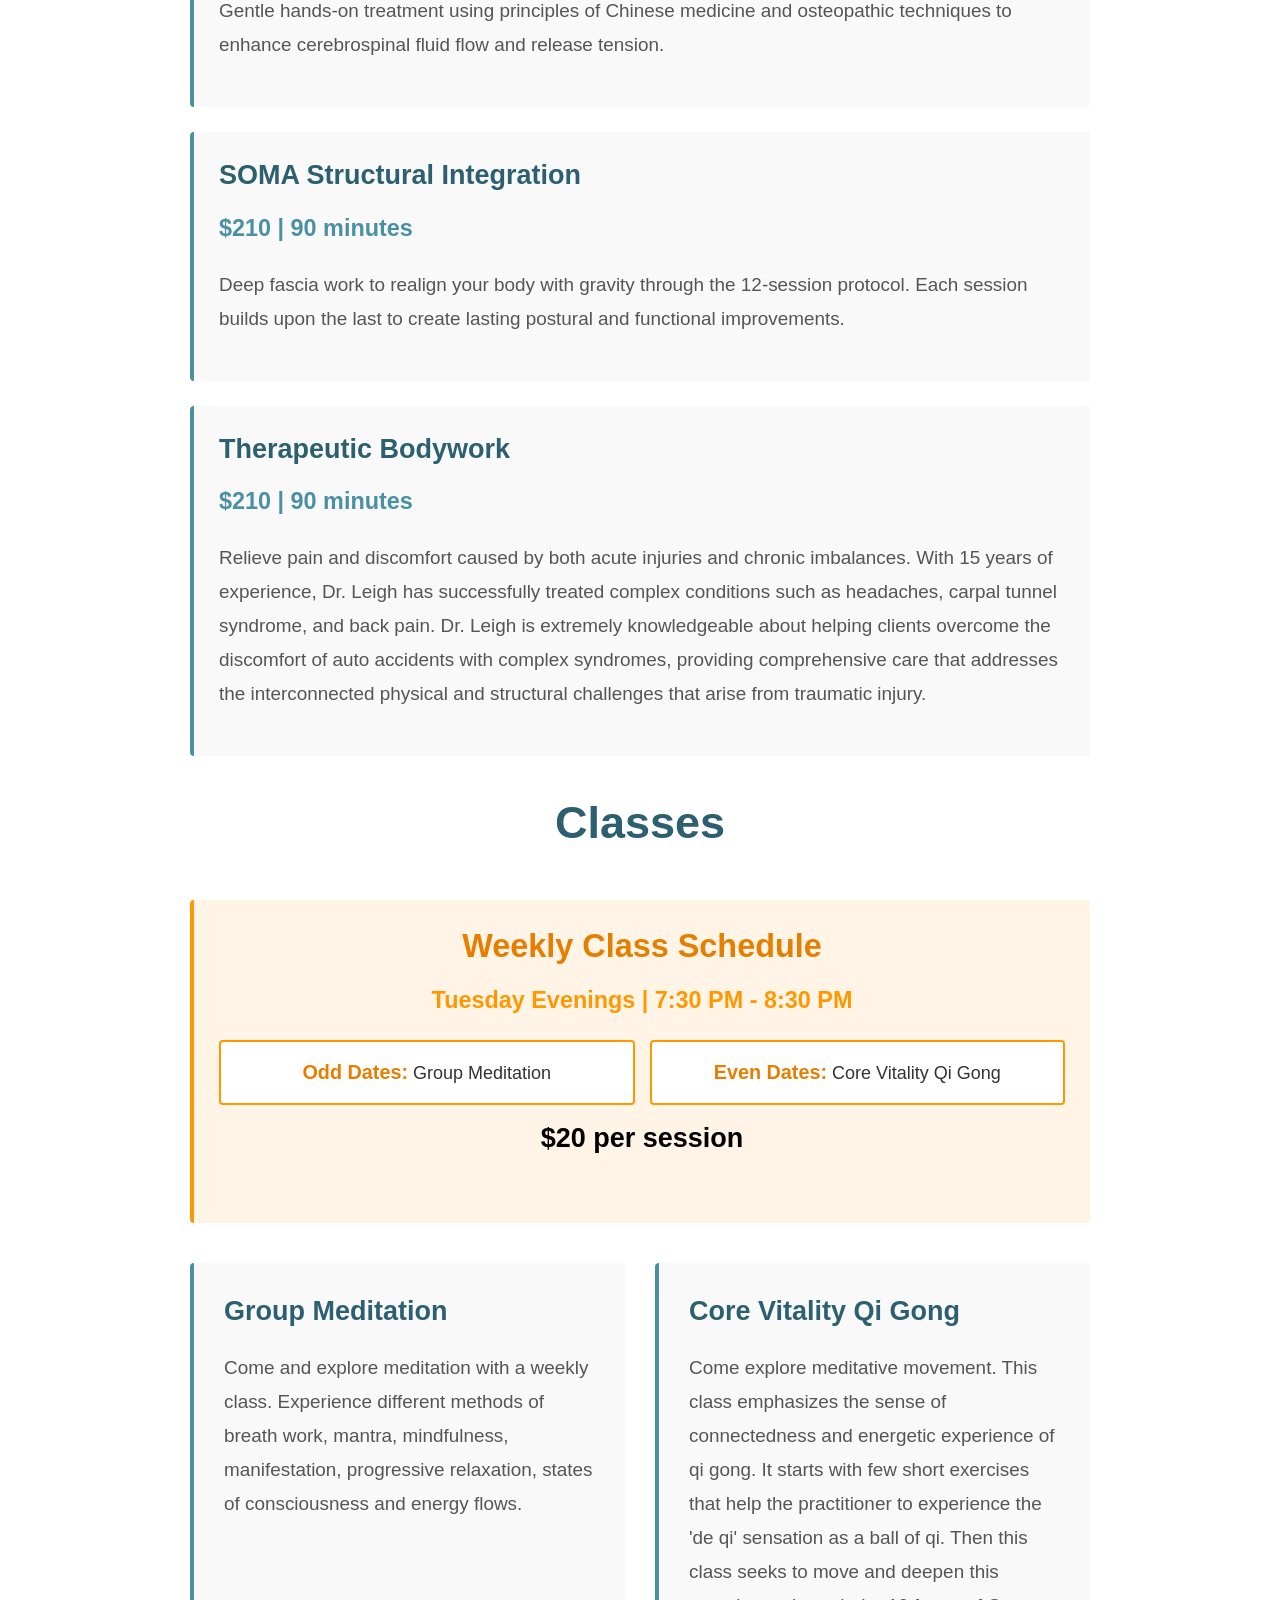
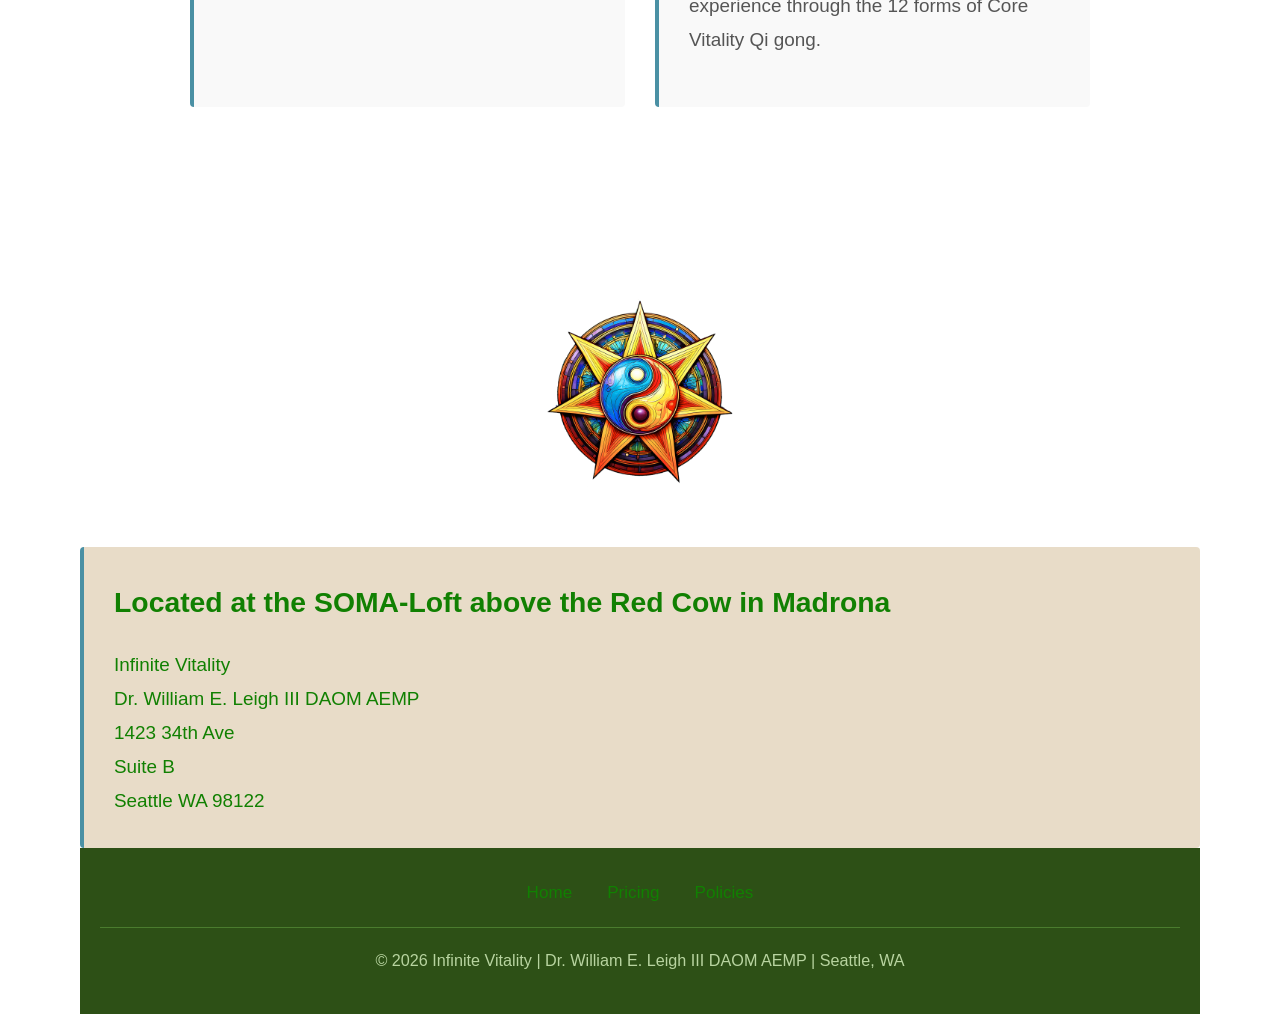
<file: page-5/index.html>
<!DOCTYPE html>
<html lang="en-gb" dir="ltr">
    <head> 
        <meta charset="utf-8"> 
        <meta name="viewport" content="width=device-width, initial-scale=1">
        <meta name="uikit-version" content="3.5.9.2"/>
        <meta name="framework-version" content="3.19.4"/>
		<meta name="framework-icons-version" content="3.19.4"/>
		
<meta http-equiv="Content-Type" content="text/html; charset=utf-8" />
		<meta name="robots" content="index, follow" />
		<meta name="generator" content="RapidWeaver" />
		<link rel="apple-touch-icon" sizes="180x180" href="http://8vitality.com/resources/large.png" />
<link rel="apple-touch-icon" sizes="167x167" href="http://8vitality.com/resources/medium.png" />
<link rel="icon" type="image/png" href="http://8vitality.com/resources/favicon_medium.png" sizes="32x32" />
<link rel="apple-touch-icon" sizes="152x152" href="http://8vitality.com/resources/small.png" />
<link rel="icon" type="image/png" href="http://8vitality.com/resources/favicon_small.png" sizes="16x16" />

		
		<title>Infinite_Vitality_APPOINTMENTS</title>
        <script type="text/javascript" src="../rw_common/themes/uikit_3/scripts/uikit.min.js?rwcache=790266818"></script>
        <link rel="stylesheet" type="text/css" media="all" href="../rw_common/themes/uikit_3/consolidated.css?rwcache=790266818" />
		
        <style>.uikit-theme-warning{display:none!important}</style>
		<script>var util = UIkit.util;</script>
        		<link rel='stylesheet' type='text/css' media='all' href='../rw_common/plugins/stacks/stacks.css?rwcache=790266818' />
		<link rel='stylesheet' type='text/css' media='all' href='files/stacks_page_page2.css?rwcache=790266818' />
        
        
        
        
		
		<script type='text/javascript' charset='utf-8' src='files/stacks_page_page2.js?rwcache=790266818'></script>
        <meta name="formatter" content="Stacks v5.3.2 (6389)" >
		<meta class="stacks 5 stack version" id="net.archetypon.stack.uikit_offcanvas" name="Off-canvas Free" content="101">
		<meta class="stacks 5 stack version" id="net.archetypon.stack.uikit_customizer" name=" Customizer Free" content="101">
		<meta class="stacks 5 stack version" id="net.archetypon.stack.uikit_container" name="Container Free" content="101">
		<meta class="stacks 5 stack version" id="net.archetypon.stack.uikit_text" name="Text Free" content="101">
		<meta class="stacks 5 stack version" id="net.archetypon.stack.uikit_margin" name="Margin Free" content="101">
		<meta class="stacks 5 stack version" id="net.archetypon.stack.uikit_navbar" name="Navbar Free" content="101">
		<meta class="stacks 5 stack version" id="net.archetypon.stack.uikit_divider" name="Divider Free" content="101">
		
		
    </head>
    <body>
        <div class="uk-offcanvas-content uk-scope">
<div id='stacks_out_1' class='stacks_top'><div id='stacks_in_1' class=''><!--start of UIKit Customizer stack-->






<!--end of UIkit Customizer stack-->
<div id='stacks_out_307' class='stacks_out'><div id='stacks_in_307' class='stacks_in net_archetypon_stack_uikit_container_stack'><!--start of UIkit Container stack-->

<div id="" class="uk-container   "  ><div id='stacks_out_308' class='stacks_out'><div id='stacks_in_308' class='stacks_in net_archetypon_stack_uikit_navbar_stack'><!--start of UIKit Navbar stack-->

<nav id="" class="uk-navbar-container " >
	<div class="">
		<div uk-navbar="mode: click; dropbar: false; target: !.uk-navbar;" class="" >
		
		    <!--left search overlay-->
		    
		    <div class="uikit-uk-nav-overlay uk-nav-overlay uk-navbar-left uk-flex-1" hidden>
		        <div class="uk-navbar-item uk-width-expand">
		            <form class="uk-search uk-search-navbar uk-width-1-1" action="#">
		                <input class="uk-search-input" type="text" name="q" id="tipue_search_input" placeholder="Search..." autofocus>
		            </form>
		        </div>
		        <a class="uk-navbar-toggle" uk-close uk-toggle="target: #stacks_in_308 .uk-nav-overlay; animation: uk-animation-fade" href="#"></a>
		    </div>
		    
		
		    <!--rw menu-->
		    
		
		       <!--brand left-->
		        
		            <div class="uk-navbar-left uk-nav-overlay">
		            	<a href="http://8vitality.com/" class="uk-navbar-item" >
		
		            		
		
		                    <!--logo-->
		                    
		                        <div class="uk-logo ">
		                            <img src="../rw_common/images/Rainbow Logo small.png" width="144" height="122" alt="Logo Alt:"/>
		                        </div>
		                    
		
		                    <!--title-->
		                    <div class="uk-display-block">
		                        
		                            <div class="uikit-site-title uikit-default">Infinite Vitality</div>
		                            <div class="uikit-site-slogan uikit-default"></div>
		                        
		                    </div>
		            	</a>
		            </div>
		        	<div class="uk-navbar-right uk-nav-overlay">
		
		                <div class="uikit-rw-navigation uk-visible@s uk-visible@m  "><ul class=""><li><a href="../" rel="">Home</a></li><li class="uk-active" ><a href="./" rel="">Pricing</a></li><li class=""><a href="../Policies/" rel="" >Policies<span uk-navbar-parent-icon></a><ul class=""><li><a href="../Policies/page/" rel="">1) Liability</a></li><li><a href="../Policies/page-2/" rel="">2) Cell Phone</a></li><li><a href="../Policies/page-3/" rel="">3) Business Terms</a></li><li><a href="../Policies/page-4/" rel="">4) Privacy Policy</a></li></ul></li></ul></div>
		
		                <!--right toggle-->
		                
		                <a uk-toggle class="uikit-navbar-toggle uk-navbar-toggle uk-navbar-toggle-icon uk-icon uk-float-right  uk-hidden@m uk-hidden@l uk-hidden@xl" uk-navbar-toggle-icon href="#offcanvas"></a>
		                		
		
		            </div>
		        
		
		        <!--rw brand right-->
		        
		     <!--end of rw menu-->
		
		   <!--MENU BUILDER-->
		    
		</div> <!--nav-->
	</div> <!--container-->
</nav>

<!--end of UIKit Navbar stack-->
</div></div><div id='stacks_out_326' class='stacks_out stacks_l_hidden stacks_m_hidden'><div id='stacks_in_326' class='stacks_in net_archetypon_stack_uikit_offcanvas_stack'><!--start of UIkit Offcanvas stack-->




<div id="offcanvas" uk-offcanvas="mode: slide; overlay: true; flip: false;">
    <div class="uk-offcanvas-bar " style="overflow-y: auto !important;" >
        <!--button-->
        <button class="uk-offcanvas-close uk-close-large" type="button" uk-close></button>
 	
        <!--content-->
        <div id='stacks_out_327' class='stacks_out'><div id='stacks_in_327' class='stacks_in image_stack'>
<div class='centered_image' >
    <img class='imageStyle' src='files/stacks-image-2d18311-1200x1016.png' alt='Stacks Image 329' />
</div>

</div></div><div id='stacks_out_330' class='stacks_out'><div id='stacks_in_330' class='stacks_in net_archetypon_stack_uikit_text_stack'><!--start of UIKit Text stack-->



<div id="" class="uikit-text   uk-text-large   uk-text-left  "  ><a href="../" title="Home">Home</a></div>
<!--end of UIKit Text stack--></div></div><div id='stacks_out_380' class='stacks_out'><div id='stacks_in_380' class='stacks_in net_archetypon_stack_uikit_text_stack'><!--start of UIKit Text stack-->



<div id="" class="uikit-text   uk-text-large   uk-text-left  "  ><a href="../(null)/(null)" title="Appointments">Pricing</a></div>
<!--end of UIKit Text stack--></div></div><div id='stacks_out_336' class='stacks_out'><div id='stacks_in_336' class='stacks_in net_archetypon_stack_uikit_text_stack'><!--start of UIKit Text stack-->



<div id="" class="uikit-text   uk-text-large   uk-text-left  "  ><a href="../Policies/" title="Policies">Policies</a></div>
<!--end of UIKit Text stack--></div></div>

    </div>
</div>

<!--end of UIkit Offcanvas stack--></div></div></div>
<!--end of UIkit Container stack--></div></div><div id='stacks_out_3' class='stacks_out'><div id='stacks_in_3' class='stacks_in net_archetypon_stack_uikit_container_stack'><!--start of UIkit Container stack-->

<div id="" class="uk-container uk-container-small  "  ><div id='stacks_out_363' class='stacks_out'><div id='stacks_in_363' class='stacks_in html_stack'><style>
/* Pricing Section Styles */

.pricing-section {
    margin: 40px 0;
}

.pricing-grid {
    display: grid;
    grid-template-columns: repeat(auto-fit, minmax(300px, 1fr));
    gap: 30px;
    margin-bottom: 50px;
}

.service {
    background: #f9f9f9;
    border-left: 4px solid #4a90a4;
    padding: 30px;
    border-radius: 4px;
    transition: transform 0.3s, box-shadow 0.3s;
}

.service:hover {
    transform: translateY(-5px);
    box-shadow: 0 8px 20px rgba(0, 0, 0, 0.1);
}

.service.special {
    background: #fff4e6;
    border-left-color: #ff9800;
}

.service h3 {
    margin-top: 0;
    margin-bottom: 15px;
    color: #2c5f6f;
    font-size: 1.5em;
}

.service.special h3 {
    color: #e67e00;
}

.price-duration {
    font-size: 1.4em;
    font-weight: bold;
    color: #4a90a4;
    margin-bottom: 15px;
}

.service.special .price-duration {
    color: #ff9800;
}

.description {
    color: #555;
    font-size: 1.05em;
    line-height: 1.8;
}

/* Call-to-Action Section */

.cta-section {
    background: #f9f9f9;
    border-left: 4px solid #4a90a4;
    padding: 40px;
    border-radius: 4px;
    text-align: center;
    margin: 50px 0;
}

.cta-section h2 {
    color: #2c5f6f;
    font-size: 2em;
    margin-bottom: 15px;
}

.cta-section p {
    color: #555;
    font-size: 1.1em;
    margin-bottom: 25px;
}

/* SimplePractice Widget Styling */

.spwidget-button-wrapper {
    text-align: center;
    margin: 20px 0;
}

.spwidget-button {
    display: inline-block;
    padding: 15px 40px;
    color: #2c5f6f;
    background: #e8f4f7;
    border: 2px solid #4a90a4;
    border-radius: 4px;
    font-size: 18px;
    font-weight: 600;
    text-decoration: none;
    box-shadow: 0 2px 5px rgba(0, 0, 0, 0.1);
    transition: all 0.3s ease;
}

.spwidget-button:hover {
    background: #d0ebf2;
    color: #1e4450;
    border-color: #2c5f6f;
    box-shadow: 0 4px 8px rgba(0, 0, 0, 0.15);
    transform: translateY(-2px);
}

.spwidget-button:active {
    background: #b8dfe8;
    color: #1e4450;
    box-shadow: 0 1px 3px rgba(0, 0, 0, 0.15) inset;
    transform: translateY(0);
}

/* Mobile Responsive */

@media (max-width: 768px) {
    .pricing-grid {
        grid-template-columns: 1fr;
    }
    
    .service {
        padding: 25px;
    }
    
    .cta-section {
        padding: 30px 20px;
    }
    
    .service h3 {
        font-size: 1.3em;
    }
    
    .price-duration {
        font-size: 1.2em;
    }
}
</style></div></div><div id='stacks_out_345' class='stacks_out'><div id='stacks_in_345' class='stacks_in net_archetypon_stack_uikit_container_stack'><!--start of UIkit Container stack-->

<div id="" class="uk-container   "  >
<div id="" class="uk-margin "  uk-margin></div><div id='stacks_out_338' class='stacks_out'><div id='stacks_in_338' class='stacks_in html_stack'><p><H4>Infinite Vitality has moved to new scheduling software. If you were a previous client, please make a new client account and schedule a New Client Special (2026 Promotional Offer). <H4></p><p></div></div>
<div id="" class="uk-margin "  uk-margin></div></div>
<!--end of UIkit Container stack--></div></div><div id='stacks_out_209' class='stacks_out'><div id='stacks_in_209' class='stacks_in net_archetypon_stack_uikit_container_stack'><!--start of UIkit Container stack-->

<div id="" class="uk-container   "  ><div id='stacks_out_239' class='stacks_out'><div id='stacks_in_239' class='stacks_in net_archetypon_stack_uikit_divider_stack'><!--start of UIkit Divider stack-->

	
	<hr class="" id="" style="margin-bottom:  15px" >
	

<!--end of UIkit Divider stack--></div></div><div id='stacks_out_359' class='stacks_out'><div id='stacks_in_359' class='stacks_in html_stack'><!-- Start SimplePractice Appointment-Request Widget Embed Code -->
<style>
.spwidget-button-wrapper {
    text-align: center;
    margin: 30px 0;
}

.spwidget-button {
    display: inline-block;
    padding: 15px 40px;
    color: #2c5f6f;
    background: #e8f4f7;
    border: 2px solid #4a90a4;
    border-radius: 4px;
    font-size: 18px;
    font-weight: 600;
    text-decoration: none;
    box-shadow: 0 2px 5px rgba(0, 0, 0, 0.1);
    transition: all 0.3s ease;
}

.spwidget-button:hover {
    background: #d0ebf2;
    color: #1e4450;
    border-color: #2c5f6f;
    box-shadow: 0 4px 8px rgba(0, 0, 0, 0.15);
    transform: translateY(-2px);
}

.spwidget-button:active {
    background: #b8dfe8;
    color: #1e4450;
    box-shadow: 0 1px 3px rgba(0, 0, 0, 0.15) inset;
    transform: translateY(0);
}

/* Optional: Add a container style to match the pricing cards */
.appointment-cta {
    background: #f9f9f9;
    border-left: 4px solid #4a90a4;
    padding: 25px;
    margin: 25px 0;
    border-radius: 4px;
    text-align: center;
}

.appointment-cta h3 {
    margin-top: 0;
    color: #2c5f6f;
    font-size: 1.5em;
    margin-bottom: 15px;
}

.appointment-cta p {
    color: #555;
    font-size: 1.05em;
    margin-bottom: 20px;
}
</style>

<!-- Option 1: Simple button only -->
<div class="spwidget-button-wrapper">
    <a href="https://william-leigh6091.clientsecure.me" 
       class="spwidget-button" 
       data-spwidget-scope-id="9a3f5048-d55e-467c-b0f7-e03705a17ccb" 
       data-spwidget-scope-uri="william-leigh6091" 
       data-spwidget-application-id="7c72cb9f9a9b913654bb89d6c7b4e71a77911b30192051da35384b4d0c6d505b" 
       data-spwidget-type="OAR" 
       data-spwidget-scope-global 
       data-spwidget-autobind>
        Request Appointment
    </a>
</div>

<!-- Option 2: Button with card container (matches pricing structure better) -->
<!-- Uncomment this section and comment out Option 1 above if you prefer the card style
<div class="appointment-cta">
    <h3>Ready to Begin Your Healing Journey?</h3>
    <p>Book your appointment today and experience personalized holistic care.</p>
    <div class="spwidget-button-wrapper">
        <a href="https://william-leigh6091.clientsecure.me" 
           class="spwidget-button" 
           data-spwidget-scope-id="9a3f5048-d55e-467c-b0f7-e03705a17ccb" 
           data-spwidget-scope-uri="william-leigh6091" 
           data-spwidget-application-id="7c72cb9f9a9b913654bb89d6c7b4e71a77911b30192051da35384b4d0c6d505b" 
           data-spwidget-type="OAR" 
           data-spwidget-scope-global 
           data-spwidget-autobind>
            Request Appointment
        </a>
    </div>
</div>
-->

<script src="https://widget-cdn.simplepractice.com/assets/integration-1.0.js"></script>
<!-- End SimplePractice Appointment-Request Widget Embed Code --></div></div></div>
<!--end of UIkit Container stack--></div></div><div id='stacks_out_368' class='stacks_out'><div id='stacks_in_368' class='stacks_in net_archetypon_stack_uikit_container_stack'><!--start of UIkit Container stack-->

<div id="" class="uk-container   "  ><div id='stacks_out_369' class='stacks_out'><div id='stacks_in_369' class='stacks_in net_archetypon_stack_uikit_container_stack'><!--start of UIkit Container stack-->

<div id="" class="uk-container   "  >
<div id="" class="uk-margin "  uk-margin></div><div id='stacks_out_372' class='stacks_out'><div id='stacks_in_372' class='stacks_in image_stack'>
<div class='centered_image' >
    <img class='imageStyle' src='files/stacks-image-ed16827-1200x1016.png' alt='Stacks Image 374' />
</div>

</div></div>
<div id="" class="uk-margin-xlarge "  uk-margin></div></div>
<!--end of UIkit Container stack--></div></div></div>
<!--end of UIkit Container stack--></div></div><div id='stacks_out_361' class='stacks_out'><div id='stacks_in_361' class='stacks_in html_stack'><!DOCTYPE html>
<html lang="en">
<head>
    <meta charset="UTF-8">
    <meta name="viewport" content="width=device-width, initial-scale=1.0">
    <title>Pricing - Infinite Vitality</title>
    <style>
        body {
            font-family: Arial, sans-serif;
            line-height: 1.6;
            max-width: 900px;
            margin: 0 auto;
            padding: 20px;
            color: #333;
        }
        
        .pricing-section {
            margin-bottom: 40px;
        }
        
        .service {
            background: #f9f9f9;
            border-left: 4px solid #4a90a4;
            padding: 25px;
            margin-bottom: 25px;
            border-radius: 4px;
        }
        
        .service.special {
            background: #fff4e6;
            border-left-color: #ff9800;
        }
        
        .service h3 {
            margin-top: 0;
            color: #2c5f6f;
            font-size: 1.5em;
        }
        
        .service.special h3 {
            color: #e67e00;
        }
        
        .price-duration {
            font-size: 1.3em;
            font-weight: bold;
            color: #4a90a4;
            margin: 10px 0;
        }
        
        .service.special .price-duration {
            color: #ff9800;
        }
        
        .description {
            color: #555;
            font-size: 1.05em;
        }
        
        @media (max-width: 600px) {
            body {
                padding: 15px;
            }
            
            .service {
                padding: 20px;
            }
            
            .service h3 {
                font-size: 1.3em;
            }
            
            .price-duration {
                font-size: 1.1em;
            }
        }
    </style>
</head>
<body>
    <div class="pricing-section">
        
        <div class="service special">
            <h3>New Client Special (2026 Promotional Offer)</h3>
            <div class="price-duration">$80 | 90 minutes</div>
            <p class="description">First-time clients can experience any of our services at this introductory rate. This extended session allows time for a comprehensive consultation and treatment.</p>
        </div>

        <div class="service">
            <h3>Biodynamic Acupuncture</h3>
            <div class="price-duration">$120 | 45 minutes</div>
            <p class="description">Integrating Traditional Chinese Medicine, Craniosacral Therapy, and Qi Gong awareness to amplify your body's innate healing intelligence.</p>
        </div>

        <div class="service">
            <h3>Craniosacral Therapy</h3>
            <div class="price-duration">$120 | 45 minutes</div>
            <p class="description">Gentle hands-on treatment using principles of Chinese medicine and osteopathic techniques to enhance cerebrospinal fluid flow and release tension.</p>
        </div>

        <div class="service">
            <h3>SOMA Structural Integration</h3>
            <div class="price-duration">$210 | 90 minutes</div>
            <p class="description">Deep fascia work to realign your body with gravity through the 12-session protocol. Each session builds upon the last to create lasting postural and functional improvements.</p>
        </div>

       <div class="service">
    <h3>Therapeutic Bodywork</h3>
    <div class="price-duration">$210 | 90 minutes</div>
    <p class="description">Relieve pain and discomfort caused by both acute injuries and chronic imbalances. With 15 years of experience, Dr. Leigh has successfully treated complex conditions such as headaches, carpal tunnel syndrome, and back pain. Dr. Leigh is extremely knowledgeable about helping clients overcome the discomfort of auto accidents with complex syndromes, providing comprehensive care that addresses the interconnected physical and structural challenges that arise from traumatic injury.</p>
</div>

    </div>
</body>
</html></div></div><div id='stacks_out_353' class='stacks_out'><div id='stacks_in_353' class='stacks_in net_archetypon_stack_uikit_container_stack'><!--start of UIkit Container stack-->

<div id="" class="uk-container   "  >
<div id="" class="uk-margin "  uk-margin></div></div>
<!--end of UIkit Container stack--></div></div><div id='stacks_out_367' class='stacks_out'><div id='stacks_in_367' class='stacks_in '><div id='stacks_out_367_2' class='stacks_out'><div id='stacks_in_367_2' class='stacks_in html_stack'><!DOCTYPE html>
<html lang="en">
<head>
    <meta charset="UTF-8">
    <meta name="viewport" content="width=device-width, initial-scale=1.0">
    <title>Classes - Infinite Vitality</title>
    <style>
        body {
            font-family: 'Helvetica Neue', Arial, sans-serif;
            line-height: 1.6;
            color: #333;
            max-width: 1200px;
            margin: 0 auto;
            padding: 20px;
        }

        .classes-header {
            text-align: center;
            margin-bottom: 50px;
        }

        .classes-header h1 {
            color: #2c5f6f;
            font-size: 2.5em;
            margin-bottom: 15px;
        }

        .schedule-info {
            background: #fff4e6;
            border-left: 4px solid #ff9800;
            padding: 25px;
            margin-bottom: 40px;
            border-radius: 4px;
            text-align: center;
        }

        .schedule-info h2 {
            color: #e67e00;
            font-size: 1.8em;
            margin-top: 0;
            margin-bottom: 15px;
        }

        .schedule-info .time {
            font-size: 1.3em;
            font-weight: bold;
            color: #ff9800;
            margin: 10px 0;
        }

        .schedule-info .price {
            font-size: 1.2em;
            color: #555;
            margin-top: 15px;
        }

        .schedule-details {
            display: grid;
            grid-template-columns: 1fr 1fr;
            gap: 15px;
            margin-top: 20px;
        }

        .schedule-item {
            background: white;
            padding: 15px;
            border-radius: 4px;
            border: 2px solid #ff9800;
        }

        .schedule-item strong {
            color: #e67e00;
            font-size: 1.1em;
        }

        .classes-grid {
            display: grid;
            grid-template-columns: repeat(auto-fit, minmax(300px, 1fr));
            gap: 30px;
            margin-bottom: 50px;
        }

        .class-card {
            background: #f9f9f9;
            border-left: 4px solid #4a90a4;
            padding: 30px;
            border-radius: 4px;
            transition: transform 0.3s, box-shadow 0.3s;
        }

        .class-card:hover {
            transform: translateY(-5px);
            box-shadow: 0 8px 20px rgba(0, 0, 0, 0.1);
        }

        .class-card h3 {
            color: #2c5f6f;
            font-size: 1.5em;
            margin-top: 0;
            margin-bottom: 15px;
        }

        .class-icon {
            width: 100%;
            max-width: 300px;
            height: auto;
            margin-bottom: 15px;
            border-radius: 4px;
        }

        .description {
            color: #555;
            font-size: 1.05em;
            line-height: 1.8;
        }

        .location-section {
            background: #f9f9f9;
            border-left: 4px solid #4a90a4;
            padding: 30px;
            margin: 40px 0;
            border-radius: 4px;
        }

        .location-section h2 {
            color: #2c5f6f;
            font-size: 1.5em;
            margin-top: 0;
            margin-bottom: 20px;
        }

        .location-section a {
            color: #4a90a4;
            text-decoration: none;
            font-size: 1.05em;
            line-height: 1.8;
            transition: color 0.3s;
        }

        .location-section a:hover {
            color: #2c5f6f;
            text-decoration: underline;
        }

        .location-section p {
            margin: 0;
        }

        @media (max-width: 768px) {
            .classes-grid {
                grid-template-columns: 1fr;
            }

            .schedule-details {
                grid-template-columns: 1fr;
            }

            .class-card {
                padding: 25px;
            }

            .classes-header h1 {
                font-size: 2em;
            }
        }
    </style>
</head>
<body>
    <div class="classes-header">
        <h1>Classes</h1>
    </div>

    <div class="schedule-info">
        <h2>Weekly Class Schedule</h2>
        <div class="time">Tuesday Evenings | 7:30 PM - 8:30 PM</div>
        <div class="schedule-details">
            <div class="schedule-item">
                <strong>Odd Dates:</strong> Group Meditation
            </div>
            <div class="schedule-item">
                <strong>Even Dates:</strong> Core Vitality Qi Gong
            </div>
        </div>
        <div class="price"><h3>$20 per session<h3></div>
    </div>

    <div class="classes-grid">
        <div class="class-card">
            <h3>Group Meditation</h3>
            <p class="description">Come and explore meditation with a weekly class. Experience different methods of breath work, mantra, mindfulness, manifestation, progressive relaxation, states of consciousness and energy flows.</p>
        </div>

        <div class="class-card">
            <h3>Core Vitality Qi Gong</h3>
            <p class="description">Come explore meditative movement. This class emphasizes the sense of connectedness and energetic experience of qi gong. It starts with few short exercises that help the practitioner to experience the 'de qi' sensation as a ball of qi. Then this class seeks to move and deepen this experience through the 12 forms of Core Vitality Qi gong.</p>
        </div>
    </div>

       </div>
</body>
</html></div></div></div></div><div id='stacks_out_172' class='stacks_out'><div id='stacks_in_172' class='stacks_in net_archetypon_stack_uikit_container_stack'><!--start of UIkit Container stack-->

<div id="" class="uk-container   "  >
<div id="" class="uk-margin-xlarge "  uk-margin></div><div id='stacks_out_174' class='stacks_out'><div id='stacks_in_174' class='stacks_in image_stack'>
<div class='centered_image' >
    <img class='imageStyle' src='files/stacks-image-dc712c3-1200x1016.png' alt='Stacks Image 176' />
</div>

</div></div>
<div id="" class="uk-margin "  uk-margin></div><div id='stacks_out_382' class='stacks_out'><div id='stacks_in_382' class='stacks_in html_stack'><style>
/* Location Section */
.location-section {
    background: #E8DCC8;
    padding: 30px;
    margin: 40px 0 0 0;
    border-radius: 4px;
}

.location-section h2 {
    margin-top: 0;
    margin-bottom: 20px;
}

.location-section h2 a {
    color: #2D5016;
    font-size: 1.5em;
    text-decoration: none;
    transition: color 0.3s;
}

.location-section h2 a:hover {
    color: #0096FF;
    text-decoration: underline;
}

.location-section .address-link {
    color: #4A7C2E;
    text-decoration: none;
    font-size: 1.05em;
    line-height: 1.8;
    transition: color 0.3s;
}

.location-section .address-link:hover {
    color: #0096FF;
    text-decoration: underline;
}

.location-section p {
    margin: 0;
}

/* Footer Navigation & Copyright */
footer {
    background: #2D5016;
    color: #ffffff;
    padding: 30px 0 20px;
    margin-top: 0;
}

.footer-container {
    max-width: 1200px;
    margin: 0 auto;
    padding: 0 20px;
}

.footer-links {
    text-align: center;
    margin-bottom: 20px;
}

.footer-links a {
    color: #B8D4A0;
    text-decoration: none;
    margin: 0 15px;
    font-size: 0.95em;
    transition: color 0.3s;
}

.footer-links a:hover {
    color: #0096FF;
    text-decoration: underline;
}

.footer-copyright {
    text-align: center;
    color: #B8D4A0;
    font-size: 0.9em;
    border-top: 1px solid #4A7C2E;
    padding-top: 20px;
}

@media (max-width: 600px) {
    .footer-links a {
        display: block;
        margin: 10px 0;
    }
}
</style>

<div class="location-section">
    <h3>
        <a href="https://www.google.com/maps/place//@47.6136751,-122.2941906" target="_blank" rel="noopener noreferrer">
            Located at the SOMA-Loft above the Red Cow in Madrona
        </a>
    </h3>
    <p>
        <a class="address-link" href="https://www.google.com/maps/place//@47.6136751,-122.2941906" target="_blank" rel="noopener noreferrer">
            Infinite Vitality<br>
            Dr. William E. Leigh III DAOM AEMP<br>
            1423 34th Ave<br>
            Suite B<br>
            Seattle WA 98122
        </a>
    </p>
</div>

<footer>
    <div class="footer-container">
        <div class="footer-links">
            <a href="/">Home</a>
            <a href="/Pricing/">Pricing</a>
            <a href="/Policies/">Policies</a>
        </div>
        <div class="footer-copyright">
            <p>&copy; 2026 Infinite Vitality | Dr. William E. Leigh III DAOM AEMP | Seattle, WA</p>
        </div>
    </div>
</footer></div></div></div>
<!--end of UIkit Container stack--></div></div></div>
<!--end of UIkit Container stack--></div></div></div></div>
</div>
        <script src="../rw_common/themes/uikit_3/scripts/uikit-icons.min.js?rwcache=790266818"></script>
		
        
		
    </body>
</html>
</file>
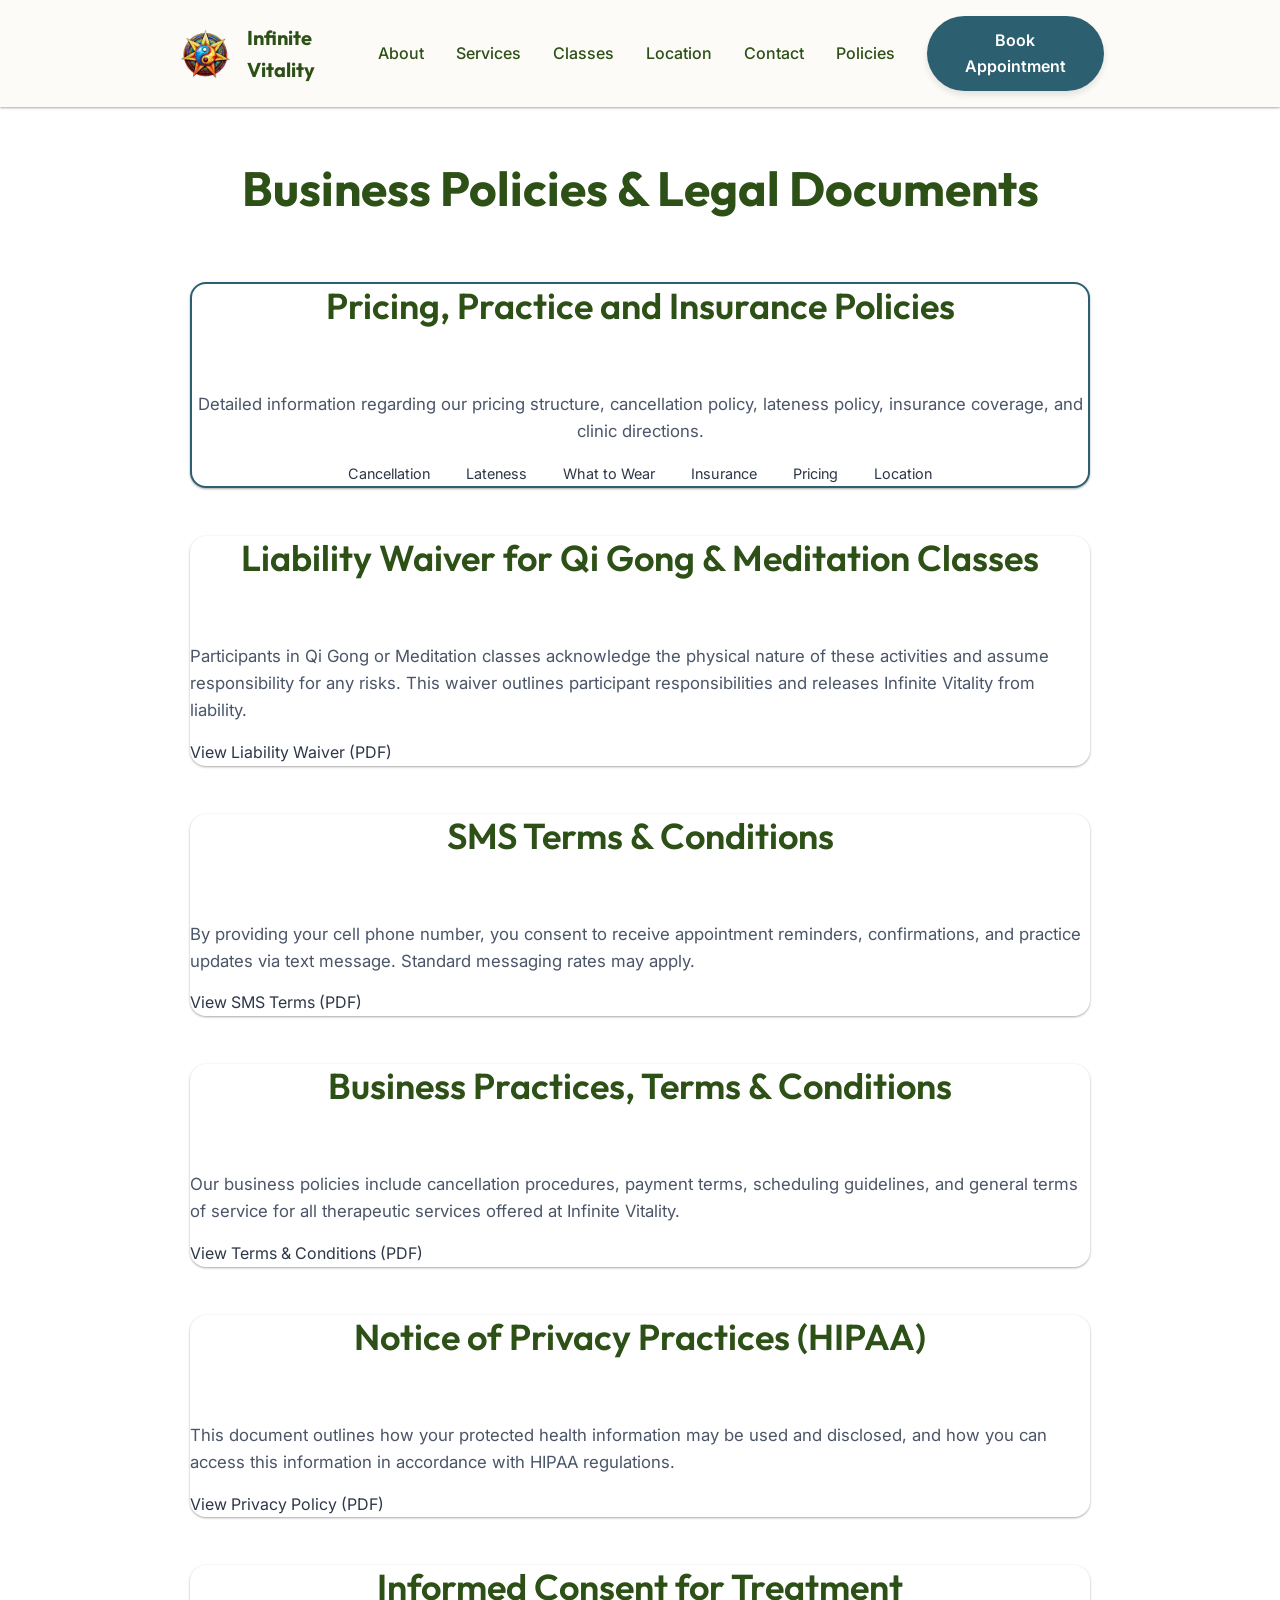
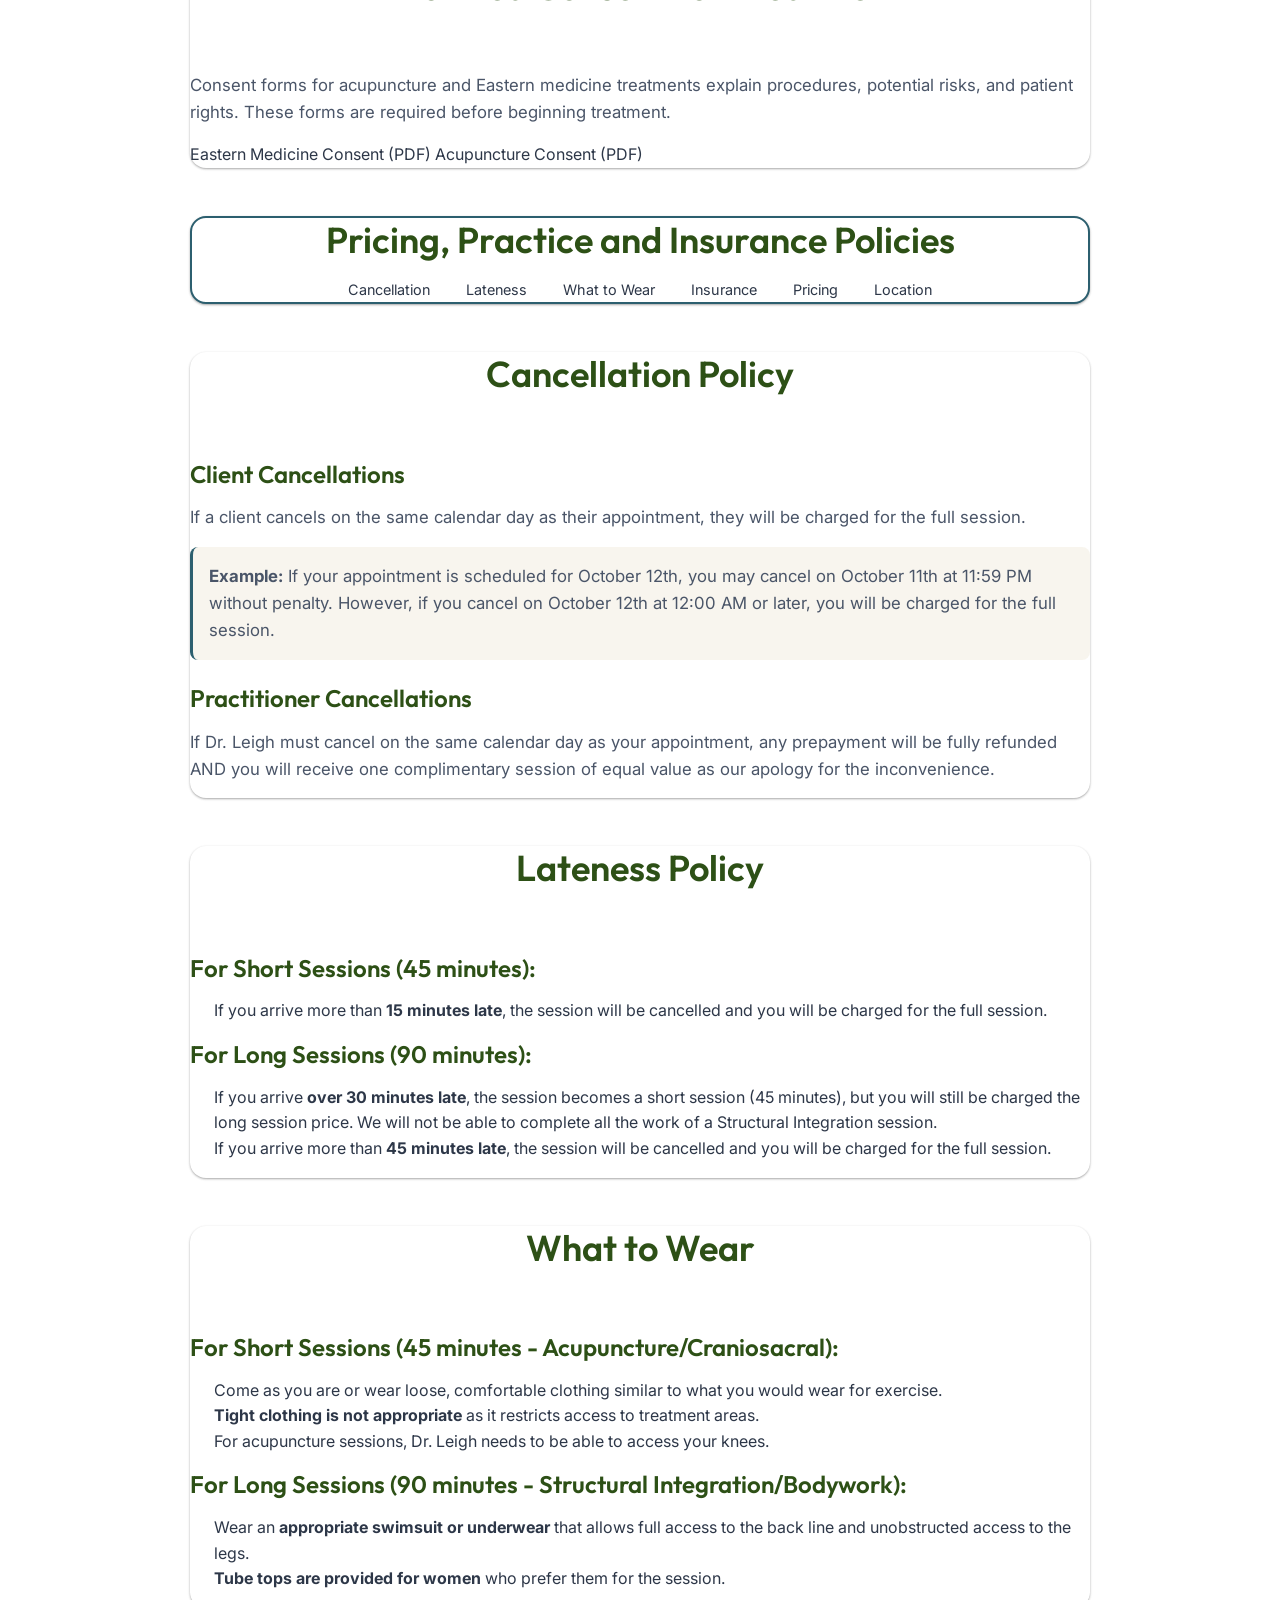
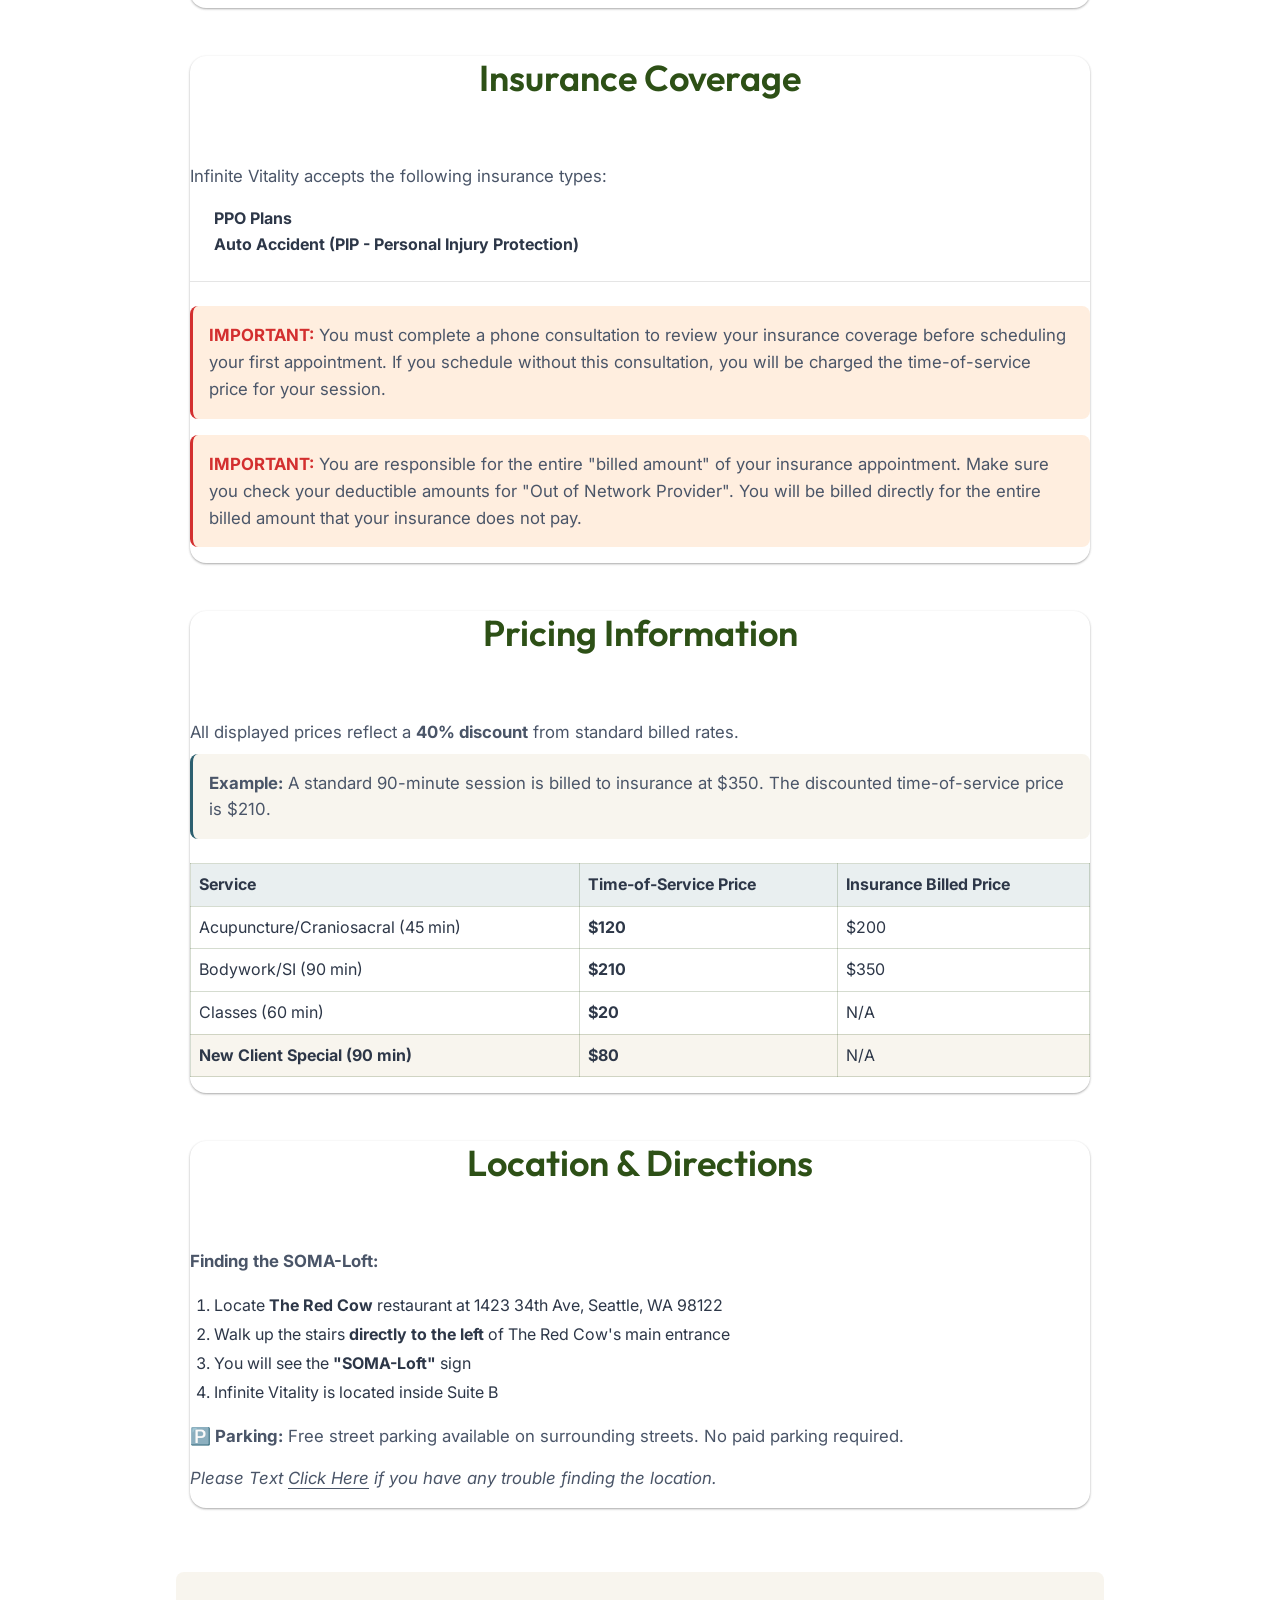
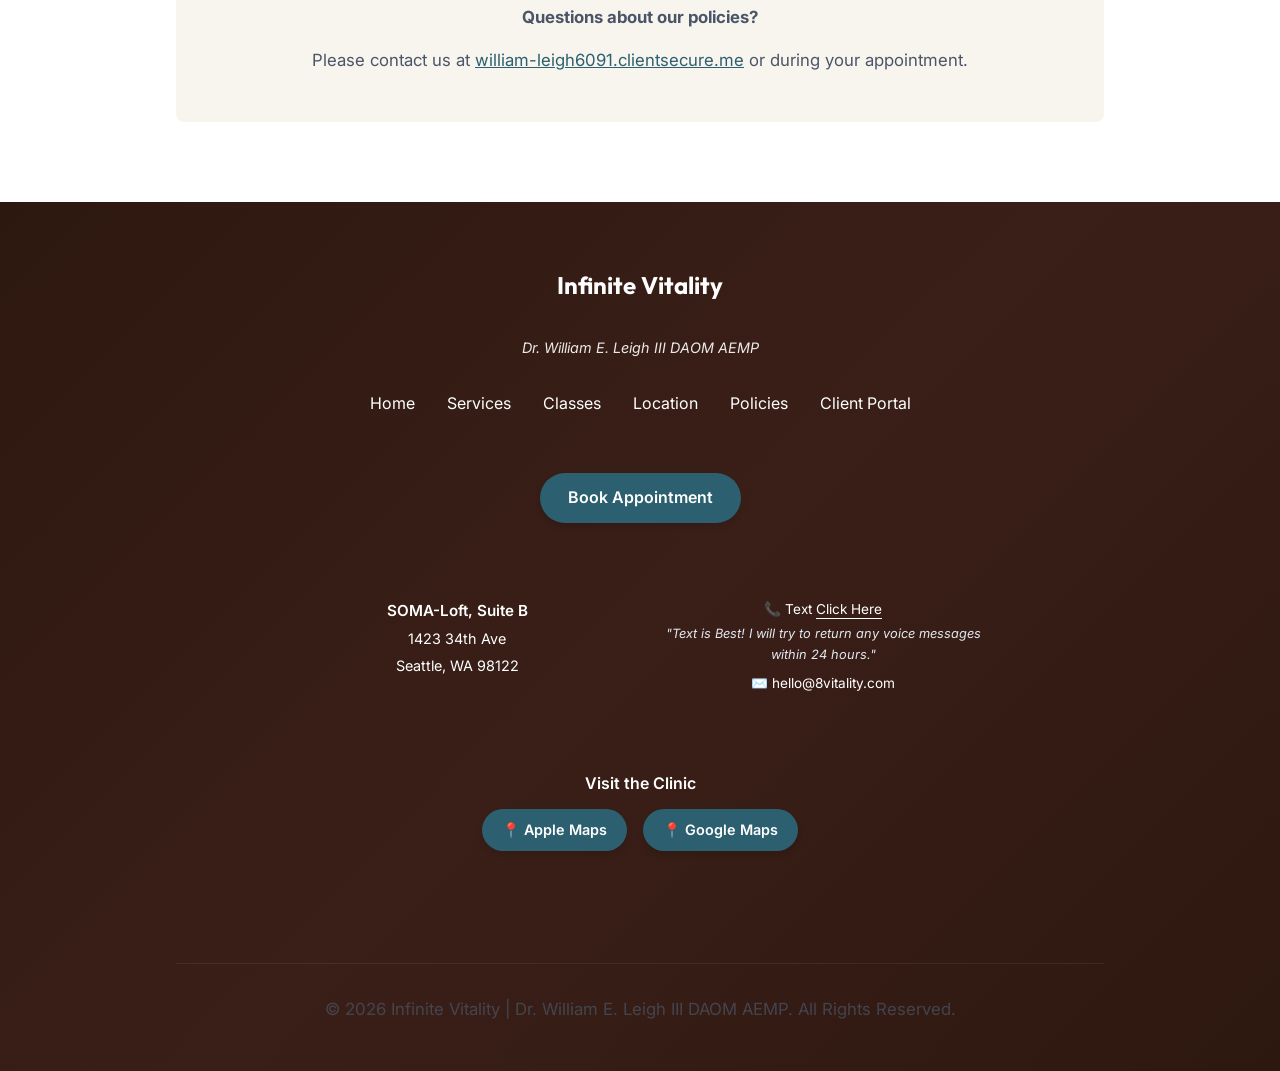
<file: Policies/index.html>
<!DOCTYPE html>
<html lang="en">

<head>
    <meta charset="UTF-8">
    <meta name="viewport" content="width=device-width, initial-scale=1.0">
    <title>Policies | Infinite Vitality - Dr. William E. Leigh III</title>
    <meta name="description"
        content="Business policies, privacy practices, and terms & conditions for Infinite Vitality in Seattle, WA.">

    <!-- Open Graph / Social Meta Tags -->
    <meta property="og:type" content="website">
    <meta property="og:url" content="https://8vitality.com/Policies/">
    <meta property="og:title" content="Policies | Infinite Vitality - Dr. William E. Leigh III">
    <meta property="og:description"
        content="View our practice policies, insurance information, pricing, and legal documents for holistic medicine services in Seattle.">
    <meta property="og:image" content="https://8vitality.com/resources/hero-extra-large.jpg">

    <!-- Twitter Meta Tags -->
    <meta name="twitter:card" content="summary_large_image">
    <meta name="twitter:title" content="Policies | Infinite Vitality">
    <meta name="twitter:description" content="Practice policies and information for Infinite Vitality in Seattle, WA">
    <meta name="twitter:image" content="https://8vitality.com/resources/hero-extra-large.jpg">

    <!-- Additional SEO Meta Tags -->
    <meta name="author" content="Dr. William E. Leigh III DAOM AEMP">
    <meta name="geo.region" content="US-WA">
    <meta name="geo.placename" content="Seattle">
    <meta name="geo.position" content="47.609722;-122.322222">
    <meta name="ICBM" content="47.609722, -122.322222">
    <meta name="robots" content="index, follow">
    <meta name="language" content="en-US">

    <!-- Fonts -->
    <link rel="preconnect" href="https://fonts.googleapis.com">
    <link rel="preconnect" href="https://fonts.gstatic.com" crossorigin>
    <link href="https://fonts.googleapis.com/css2?family=Inter:wght@400;500;600&family=Outfit:wght@500;700&display=swap"
        rel="stylesheet">

    <!-- Styles -->
    <link rel="stylesheet" href="../css/style.css">

    <!-- Favicon -->
    <link rel="icon" type="image/png" href="../resources/favicon_medium.png" sizes="32x32">
    <link rel="icon" type="image/png" href="../resources/favicon_small.png" sizes="16x16">

    <!-- Canonical URL -->
    <link rel="canonical" href="https://8vitality.com/Policies/">

</head>

<body>

    <header>
        <div class="container">
            <nav>
                <a href="../" class="logo">
                    <img src="../resources/Rainbow-Logo-small.png" alt="Infinite Vitality Logo">
                    <span>Infinite Vitality</span>
                </a>

                <div class="nav-links">
                    <a href="../index.html#about" class="nav-item">About</a>
                    <a href="../index.html#services" class="nav-item">Services</a>
                    <a href="../index.html#classes" class="nav-item">Classes</a>
                    <a href="../index.html#location" class="nav-item">Location</a>
                    <a href="../index.html#contact" class="nav-item">Contact</a>
                    <a href="./index.html" class="nav-item">Policies</a>
                    <a href="https://william-leigh6091.clientsecure.me" class="btn btn-primary" target="_blank"
                        rel="noopener">Book Appointment</a>
                </div>

                <!-- Mobile Menu Toggle -->
                <button class="mobile-menu-toggle" aria-label="Toggle mobile menu" aria-expanded="false">
                    <span class="hamburger-line"></span>
                    <span class="hamburger-line"></span>
                    <span class="hamburger-line"></span>
                </button>
            </nav>
        </div>
    </header>

    <main>
        <!-- Policies Section -->
        <section class="section" style="margin-top: 80px; background-color: var(--color-white);">
            <div class="container">
                <h1 style="text-align: center; margin-bottom: var(--spacing-lg);">Business Policies & Legal Documents
                </h1>

                <div class="policy-grid">

                    <!-- Pricing & Practice Policies Link (New Top Card) -->
                    <article class="policy-card" style="border: 2px solid var(--color-accent); text-align: center;">
                        <h2>Pricing, Practice and Insurance Policies</h2>
                        <p>Detailed information regarding our pricing structure, cancellation policy, lateness policy,
                            insurance coverage, and clinic directions.</p>
                        <div class="policy-links" style="justify-content: center; gap: 0.5rem; margin-top: 1rem;">
                            <a href="#cancellation-policy" class="pdf-link"
                                style="font-size: 0.9rem; padding: 8px 16px;">Cancellation</a>
                            <a href="#lateness-policy" class="pdf-link"
                                style="font-size: 0.9rem; padding: 8px 16px;">Lateness</a>
                            <a href="#what-to-wear-policy" class="pdf-link"
                                style="font-size: 0.9rem; padding: 8px 16px;">What to Wear</a>
                            <a href="#insurance-policy" class="pdf-link"
                                style="font-size: 0.9rem; padding: 8px 16px;">Insurance</a>
                            <a href="#pricing-info" class="pdf-link"
                                style="font-size: 0.9rem; padding: 8px 16px;">Pricing</a>
                            <a href="#location-policy" class="pdf-link"
                                style="font-size: 0.9rem; padding: 8px 16px;">Location</a>
                        </div>
                    </article>

                    <!-- Liability Waiver -->
                    <article class="policy-card">
                        <h2>Liability Waiver for Qi Gong & Meditation Classes</h2>
                        <p>Participants in Qi Gong or Meditation classes acknowledge the physical nature of these
                            activities and assume responsibility for any risks. This waiver outlines participant
                            responsibilities and releases Infinite Vitality from liability.</p>
                        <div class="policy-links">
                            <a href="../resources/Informed-Consent-for-Acupuncture.pdf" target="_blank"
                                class="pdf-link">
                                <span class="pdf-icon"></span>
                                View Liability Waiver (PDF)
                            </a>
                        </div>
                    </article>

                    <!-- Cell Phone/SMS Terms -->
                    <article class="policy-card">
                        <h2>SMS Terms & Conditions</h2>
                        <p>By providing your cell phone number, you consent to receive appointment reminders,
                            confirmations, and practice updates via text message. Standard messaging rates may apply.
                        </p>
                        <div class="policy-links">
                            <a href="../resources/SMS-Terms-and-Conditions.pdf" target="_blank" class="pdf-link">
                                <span class="pdf-icon"></span>
                                View SMS Terms (PDF)
                            </a>
                        </div>
                    </article>

                    <!-- Business Terms -->
                    <article class="policy-card">
                        <h2>Business Practices, Terms & Conditions</h2>
                        <p>Our business policies include cancellation procedures, payment terms, scheduling guidelines,
                            and general terms of service for all therapeutic services offered at Infinite Vitality.</p>
                        <div class="policy-links">
                            <a href="../resources/Terms-and-Conditions.pdf" target="_blank" class="pdf-link">
                                <span class="pdf-icon"></span>
                                View Terms & Conditions (PDF)
                            </a>
                        </div>
                    </article>

                    <!-- Privacy Policy / HIPAA -->
                    <article class="policy-card">
                        <h2>Notice of Privacy Practices (HIPAA)</h2>
                        <p>This document outlines how your protected health information may be used and disclosed, and
                            how you can access this information in accordance with HIPAA regulations.</p>
                        <div class="policy-links">
                            <a href="../resources/Privacy-Policies.pdf" target="_blank" class="pdf-link">
                                <span class="pdf-icon"></span>
                                View Privacy Policy (PDF)
                            </a>
                        </div>
                    </article>

                    <!-- Consent Forms -->
                    <article class="policy-card">
                        <h2>Informed Consent for Treatment</h2>
                        <p>Consent forms for acupuncture and Eastern medicine treatments explain procedures, potential
                            risks, and patient rights. These forms are required before beginning treatment.</p>
                        <div class="policy-links">
                            <a href="../resources/Consent-for-Eaastern-Medicine.pdf" target="_blank" class="pdf-link">
                                <span class="pdf-icon"></span>
                                Eastern Medicine Consent (PDF)
                            </a>
                            <a href="../resources/Informed-Consent-for-Acupuncture.pdf" target="_blank"
                                class="pdf-link">
                                <span class="pdf-icon"></span>
                                Acupuncture Consent (PDF)
                            </a>
                        </div>
                    </article>

                    <!-- Pricing & Practice Policies -->
                    <!-- Pricing & Practice Policies Section Header -->
                    <article class="policy-card" id="pricing-policies"
                        style="border: 2px solid var(--color-accent); text-align: center;">
                        <h2 style="margin:0;">Pricing, Practice and Insurance Policies</h2>
                        <div class="policy-links" style="justify-content: center; gap: 0.5rem; margin-top: 1rem;">
                            <a href="#cancellation-policy" class="pdf-link"
                                style="font-size: 0.9rem; padding: 8px 16px;">Cancellation</a>
                            <a href="#lateness-policy" class="pdf-link"
                                style="font-size: 0.9rem; padding: 8px 16px;">Lateness</a>
                            <a href="#what-to-wear-policy" class="pdf-link"
                                style="font-size: 0.9rem; padding: 8px 16px;">What to Wear</a>
                            <a href="#insurance-policy" class="pdf-link"
                                style="font-size: 0.9rem; padding: 8px 16px;">Insurance</a>
                            <a href="#pricing-info" class="pdf-link"
                                style="font-size: 0.9rem; padding: 8px 16px;">Pricing</a>
                            <a href="#location-policy" class="pdf-link"
                                style="font-size: 0.9rem; padding: 8px 16px;">Location</a>
                        </div>
                    </article>

                    <!-- Cancellation Policy -->
                    <article class="policy-card" id="cancellation-policy">
                        <h2>Cancellation Policy</h2>

                        <h3>Client Cancellations</h3>
                        <p>If a client cancels on the same calendar day as their appointment, they will be charged for
                            the full session.</p>
                        <div
                            style="background: rgba(232, 220, 200, 0.3); padding: 1rem; border-radius: 8px; margin: 0.5rem 0 1rem 0; border-left: 3px solid var(--color-accent);">
                            <p style="margin: 0;"><strong>Example:</strong> If your appointment is scheduled for October
                                12th, you may cancel on October 11th at 11:59 PM without penalty. However, if you cancel
                                on October 12th at 12:00 AM or later, you will be charged for the full session.</p>
                        </div>

                        <h3 style="margin-top: 1.5rem;">Practitioner Cancellations</h3>
                        <p>If Dr. Leigh must cancel on the same calendar day as your appointment, any prepayment will be
                            fully refunded AND you will receive one complimentary session of equal value as our apology
                            for the inconvenience.</p>
                    </article>

                    <!-- Lateness Policy -->
                    <article class="policy-card" id="lateness-policy">
                        <h2>Lateness Policy</h2>

                        <h3>For Short Sessions (45 minutes):</h3>
                        <ul style="margin-left: 1.5rem; margin-bottom: 1rem;">
                            <li>If you arrive more than <strong>15 minutes late</strong>, the session will be cancelled
                                and you will be charged for the full session.</li>
                        </ul>

                        <h3>For Long Sessions (90 minutes):</h3>
                        <ul style="margin-left: 1.5rem; margin-bottom: 1rem;">
                            <li>If you arrive <strong>over 30 minutes late</strong>, the session becomes a short session
                                (45 minutes), but you will still be charged the long session price. We will not be able
                                to complete all the work of a Structural Integration session.</li>
                            <li>If you arrive more than <strong>45 minutes late</strong>, the session will be cancelled
                                and you will be charged for the full session.</li>
                        </ul>
                    </article>

                    <!-- What to Wear -->
                    <article class="policy-card" id="what-to-wear-policy">
                        <h2>What to Wear</h2>

                        <h3>For Short Sessions (45 minutes - Acupuncture/Craniosacral):</h3>
                        <ul style="margin-left: 1.5rem; margin-bottom: 1rem;">
                            <li>Come as you are or wear loose, comfortable clothing similar to what you would wear for
                                exercise.</li>
                            <li><strong>Tight clothing is not appropriate</strong> as it restricts access to treatment
                                areas.</li>
                            <li>For acupuncture sessions, Dr. Leigh needs to be able to access your knees.</li>
                        </ul>

                        <h3>For Long Sessions (90 minutes - Structural Integration/Bodywork):</h3>
                        <ul style="margin-left: 1.5rem; margin-bottom: 1rem;">
                            <li>Wear an <strong>appropriate swimsuit or underwear</strong> that allows full access to
                                the back line and unobstructed access to the legs.</li>
                            <li><strong>Tube tops are provided for women</strong> who prefer them for the session.</li>
                        </ul>
                    </article>

                    <!-- Insurance Coverage -->
                    <article class="policy-card" id="insurance-policy">
                        <h2>Insurance Coverage</h2>

                        <p>Infinite Vitality accepts the following insurance types:</p>
                        <ul style="margin-left: 1.5rem; margin-bottom: 0.5rem;">
                            <li><strong>PPO Plans</strong></li>
                            <li><strong>Auto Accident (PIP - Personal Injury Protection)</strong></li>
                        </ul>
                        <hr style="margin: 1.5rem 0; border: none; border-top: 1px solid rgba(0,0,0,0.1);">

                        <div
                            style="background: rgba(255, 200, 150, 0.3); padding: 1rem; border-radius: 8px; margin: 0.5rem 0 1rem 0; border-left: 3px solid #d32f2f;">
                            <p style="margin: 0;"><strong style="color: #d32f2f;">IMPORTANT:</strong> You must complete
                                a phone consultation to review your insurance coverage before scheduling your first
                                appointment. If you schedule without this consultation, you will be charged the
                                time-of-service price for your session.</p>
                        </div>

                        <div
                            style="background: rgba(255, 200, 150, 0.3); padding: 1rem; border-radius: 8px; margin: 0.5rem 0 1rem 0; border-left: 3px solid #d32f2f;">
                            <p style="margin: 0;"><strong style="color: #d32f2f;">IMPORTANT:</strong> You are
                                responsible for the entire "billed amount" of your insurance appointment. Make sure you
                                check your deductible amounts for "Out of Network Provider". You will be billed directly
                                for the entire billed amount that your insurance does not pay.</p>
                        </div>
                    </article>

                    <!-- Pricing Information -->
                    <article class="policy-card" id="pricing-info">
                        <h2>Pricing Information</h2>

                        <p style="margin-bottom: 0.5rem;">All displayed prices reflect a <strong>40% discount</strong>
                            from standard billed rates.</p>
                        <div
                            style="background: rgba(232, 220, 200, 0.3); padding: 1rem; border-radius: 8px; margin: 0 0 1.5rem 0; border-left: 3px solid var(--color-accent);">
                            <p style="margin: 0;"><strong>Example:</strong> A standard 90-minute session is billed to
                                insurance at $350. The discounted time-of-service price is $210.</p>
                        </div>

                        <div class="table-wrapper">
                            <table style="width: 100%; margin: 1rem 0; border-collapse: collapse;">
                                <thead>
                                    <tr style="background: rgba(44, 95, 111, 0.1);">
                                        <th
                                            style="padding: 0.5rem; text-align: left; border: 1px solid rgba(45, 80, 22, 0.2);">
                                            Service</th>
                                        <th
                                            style="padding: 0.5rem; text-align: left; border: 1px solid rgba(45, 80, 22, 0.2);">
                                            Time-of-Service Price</th>
                                        <th
                                            style="padding: 0.5rem; text-align: left; border: 1px solid rgba(45, 80, 22, 0.2);">
                                            Insurance Billed Price</th>
                                    </tr>
                                </thead>
                                <tbody>
                                    <tr>
                                        <td style="padding: 0.5rem; border: 1px solid rgba(45, 80, 22, 0.2);">
                                            Acupuncture/Craniosacral (45 min)</td>
                                        <td style="padding: 0.5rem; border: 1px solid rgba(45, 80, 22, 0.2);">
                                            <strong>$120</strong>
                                        </td>
                                        <td style="padding: 0.5rem; border: 1px solid rgba(45, 80, 22, 0.2);">$200</td>
                                    </tr>
                                    <tr>
                                        <td style="padding: 0.5rem; border: 1px solid rgba(45, 80, 22, 0.2);">
                                            Bodywork/SI
                                            (90 min)</td>
                                        <td style="padding: 0.5rem; border: 1px solid rgba(45, 80, 22, 0.2);">
                                            <strong>$210</strong>
                                        </td>
                                        <td style="padding: 0.5rem; border: 1px solid rgba(45, 80, 22, 0.2);">$350</td>
                                    </tr>
                                    <tr>
                                        <td style="padding: 0.5rem; border: 1px solid rgba(45, 80, 22, 0.2);">Classes
                                            (60
                                            min)</td>
                                        <td style="padding: 0.5rem; border: 1px solid rgba(45, 80, 22, 0.2);">
                                            <strong>$20</strong>
                                        </td>
                                        <td style="padding: 0.5rem; border: 1px solid rgba(45, 80, 22, 0.2);">N/A</td>
                                    </tr>
                                    <tr style="background: rgba(232, 220, 200, 0.3);">
                                        <td style="padding: 0.5rem; border: 1px solid rgba(45, 80, 22, 0.2);">
                                            <strong>New
                                                Client Special (90 min)</strong>
                                        </td>
                                        <td style="padding: 0.5rem; border: 1px solid rgba(45, 80, 22, 0.2);">
                                            <strong>$80</strong>
                                        </td>
                                        <td style="padding: 0.5rem; border: 1px solid rgba(45, 80, 22, 0.2);">N/A</td>
                                    </tr>
                                </tbody>
                            </table>
                        </div>
                    </article>

                    <!-- Location & Directions -->
                    <article class="policy-card" id="location-policy">
                        <h2>Location & Directions</h2>

                        <p><strong>Finding the SOMA-Loft:</strong></p>
                        <ol style="margin-left: 1.5rem; line-height: 1.8;">
                            <li>Locate <strong>The Red Cow</strong> restaurant at 1423 34th Ave, Seattle, WA 98122</li>
                            <li>Walk up the stairs <strong>directly to the left</strong> of The Red Cow's main entrance
                            </li>
                            <li>You will see the <strong>"SOMA-Loft"</strong> sign</li>
                            <li>Infinite Vitality is located inside Suite B</li>
                        </ol>

                        <p style="margin-top: 1rem;"><strong>🅿️ Parking:</strong> Free street parking available on
                            surrounding streets. No paid parking required.</p>

                        <p style="margin-top: 1rem;"><em>Please Text <a href="sms:2064075029" class="phone-reveal"
                                    aria-label="Text 206-407-5029"><span class="click-text">Click Here</span><span
                                        class="number-text">206-407-5029</span></a> if you have any trouble finding the
                                location.</em></p>
                    </article>

                </div>

                <div
                    style="text-align: center; margin-top: var(--spacing-lg); padding: var(--spacing-md); background: rgba(232, 220, 200, 0.3); border-radius: var(--radius-md);">
                    <p><strong>Questions about our policies?</strong></p>
                    <p>Please contact us at <a href="https://william-leigh6091.clientsecure.me"
                            style="color: var(--color-accent); text-decoration: underline;">william-leigh6091.clientsecure.me</a>
                        or during your appointment.</p>
                </div>
            </div>
        </section>
    </main>

    <!-- Schema.org Structured Data -->
    <script type="application/ld+json">
    {
      "@context": "https://schema.org",
      "@type": "WebPage",
      "name": "Policies | Infinite Vitality",
      "description": "Business policies, privacy practices, and terms & conditions for Infinite Vitality in Seattle, WA.",
      "url": "https://8vitality.com/Policies/",
      "isPartOf": {
          "@type": "MedicalBusiness",
          "name": "Infinite Vitality",
          "url": "https://8vitality.com",
          "telephone": "206-407-5029",
          "image": "https://8vitality.com/resources/hero-extra-large.jpg"
      }
    }
    </script>

    <footer>
        <div class="container footer-content">
            <div class="footer-logo">Infinite Vitality</div>
            <p style="margin: 0; font-style: italic; font-size: 0.9rem; color: #ffffff; opacity: 0.9;">Dr.
                William E. Leigh III DAOM AEMP</p>
            <div class="footer-nav">
                <a href="../index.html">Home</a>
                <a href="../index.html#services">Services</a>
                <a href="../index.html#classes">Classes</a>
                <a href="../index.html#location">Location</a>
                <a href="./index.html">Policies</a>
                <a href="https://william-leigh6091.clientsecure.me" target="_blank" rel="noopener">Client Portal</a>
            </div>

            <!-- Book Appointment Button -->
            <div style="text-align: center; margin: 1.5rem 0 1rem;">
                <a href="https://william-leigh6091.clientsecure.me" class="btn btn-primary" target="_blank"
                    rel="noopener">Book Appointment</a>
            </div>

            <!-- Address & Contact Split Layout -->
            <div
                style="display: grid; grid-template-columns: 1fr 1fr; gap: 2rem; max-width: 700px; margin: 1.5rem auto 1rem; text-align: center; color: #ffffff;">
                <!-- Address Section (Left) -->
                <div>
                    <p style="margin: 0.25rem 0; font-weight: 600; font-size: 0.95rem; color: #ffffff;">SOMA-Loft, Suite
                        B</p>
                    <p style="margin: 0.25rem 0; font-size: 0.9rem; color: #ffffff;">1423 34th Ave</p>
                    <p style="margin: 0.25rem 0; font-size: 0.9rem; color: #ffffff;">Seattle, WA 98122</p>
                </div>

                <!-- Contact Info (Right) -->
                <div style="display: flex; flex-direction: column; justify-content: center;">
                    <p style="margin: 0.25rem 0; font-size: 0.85rem; color: #ffffff;">📞 Text <a href="sms:2064075029"
                            class="phone-reveal" aria-label="Text 206-407-5029"><span class="click-text">Click
                                Here</span><span class="number-text">206-407-5029</span></a></p>
                    <p style="margin: 0 0 0.25rem; font-size: 0.8rem; color: #e2e8f0; font-style: italic;">"Text is
                        Best! I will try to return any voice messages within 24 hours."</p>
                    <p style="margin: 0.25rem 0; font-size: 0.85rem; color: #ffffff;">✉️ hello@8vitality.com</p>
                </div>
            </div>

            <!-- Map Links -->
            <div style="text-align: center; margin: 1.5rem 0 1rem;">
                <p style="margin: 0 0 0.75rem; font-weight: 600; font-size: 1rem; color: #ffffff;">Visit the Clinic</p>
                <div style="display: flex; gap: 1rem; justify-content: center; flex-wrap: wrap;">
                    <a href="https://maps.apple.com/?address=1423+34th+Ave,Suite+B,Seattle,WA+98122" target="_blank"
                        class="btn btn-primary" style="font-size: 0.9rem; padding: 0.6rem 1.25rem;">📍 Apple Maps</a>
                    <a href="https://www.google.com/maps/search/Infinite+Vitality+1423+34th+Ave,+Suite+B,+Seattle+WA+98122"
                        target="_blank" class="btn btn-primary" style="font-size: 0.9rem; padding: 0.6rem 1.25rem;">📍
                        Google Maps</a>
                </div>
            </div>

            <div class="copyright">
                <p>&copy; 2026 Infinite Vitality | Dr. William E. Leigh III DAOM AEMP. All Rights Reserved.</p>
            </div>
        </div>
    </footer>

    <!-- Mobile Menu Script -->
    <script>
        // Mobile menu toggle
        document.addEventListener('DOMContentLoaded', function () {
            const menuToggle = document.querySelector('.mobile-menu-toggle');
            const navLinks = document.querySelector('.nav-links');

            if (menuToggle) {
                menuToggle.addEventListener('click', function () {
                    const isExpanded = this.getAttribute('aria-expanded') === 'true';
                    this.setAttribute('aria-expanded', !isExpanded);
                    this.classList.toggle('active');
                    navLinks.classList.toggle('active');
                    document.body.classList.toggle('menu-open');
                });

                // Close menu when clicking nav links
                const navItems = navLinks.querySelectorAll('a');
                navItems.forEach(item => {
                    item.addEventListener('click', function () {
                        menuToggle.classList.remove('active');
                        navLinks.classList.remove('active');
                        menuToggle.setAttribute('aria-expanded', 'false');
                        document.body.classList.remove('menu-open');
                    });
                });
            }
        });
    </script>

</body>

</html>
</file>
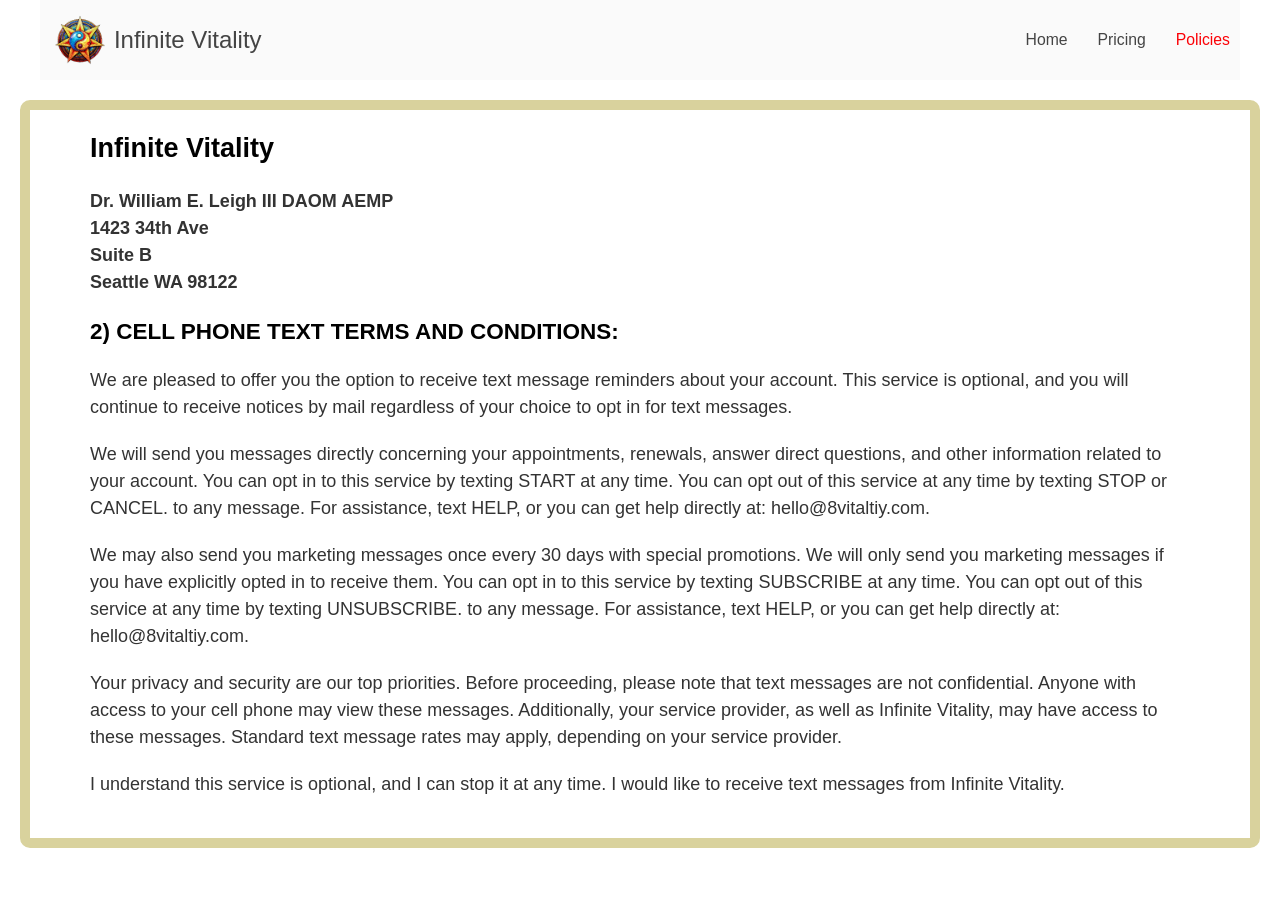
<file: Policies/page-2/index.html>
<!DOCTYPE html>
<html lang="en-gb" dir="ltr">
    <head> 
        <meta charset="utf-8"> 
        <meta name="viewport" content="width=device-width, initial-scale=1">
        <meta name="uikit-version" content="3.5.9.2"/>
        <meta name="framework-version" content="3.19.4"/>
		<meta name="framework-icons-version" content="3.19.4"/>
		
<meta http-equiv="Content-Type" content="text/html; charset=utf-8" />
		<meta name="robots" content="index, follow" />
		<meta name="generator" content="RapidWeaver" />
		<link rel="apple-touch-icon" sizes="180x180" href="http://8vitality.com/resources/large.png" />
<link rel="apple-touch-icon" sizes="167x167" href="http://8vitality.com/resources/medium.png" />
<link rel="icon" type="image/png" href="http://8vitality.com/resources/favicon_medium.png" sizes="32x32" />
<link rel="apple-touch-icon" sizes="152x152" href="http://8vitality.com/resources/small.png" />
<link rel="icon" type="image/png" href="http://8vitality.com/resources/favicon_small.png" sizes="16x16" />

		
		<title>2) Cell Phone | Infinite Vitality</title>
        <script type="text/javascript" src="../../rw_common/themes/uikit_3/scripts/uikit.min.js?rwcache=790266818"></script>
        <link rel="stylesheet" type="text/css" media="all" href="../../rw_common/themes/uikit_3/consolidated.css?rwcache=790266818" />
		
        <style>.uikit-theme-warning{display:none!important}</style>
		<script>var util = UIkit.util;</script>
        		<link rel='stylesheet' type='text/css' media='all' href='../../rw_common/plugins/stacks/stacks.css?rwcache=790266818' />
		<link rel='stylesheet' type='text/css' media='all' href='files/stacks_page_page5.css?rwcache=790266818' />
        
        
        
        
		
		<script type='text/javascript' charset='utf-8' src='files/stacks_page_page5.js?rwcache=790266818'></script>
        <meta name="formatter" content="Stacks v5.3.2 (6389)" >
		<meta class="stacks 5 stack version" id="net.archetypon.stack.uikit_offcanvas" name="Off-canvas Free" content="101">
		<meta class="stacks 5 stack version" id="net.archetypon.stack.uikit_customizer" name=" Customizer Free" content="101">
		<meta class="stacks 5 stack version" id="net.archetypon.stack.uikit_container" name="Container Free" content="101">
		<meta class="stacks 5 stack version" id="net.archetypon.stack.uikit_text" name="Text Free" content="101">
		<meta class="stacks 5 stack version" id="net.archetypon.stack.uikit_navbar" name="Navbar Free" content="101">
		
		
    </head>
    <body>
        <div class="uk-offcanvas-content uk-scope">
<div id='stacks_out_1' class='stacks_top'><div id='stacks_in_1' class=''><!--start of UIKit Customizer stack-->






<!--end of UIkit Customizer stack-->
<div id='stacks_out_24' class='stacks_out'><div id='stacks_in_24' class='stacks_in net_archetypon_stack_uikit_container_stack'><!--start of UIkit Container stack-->

<div id="" class="uk-container   "  ><div id='stacks_out_25' class='stacks_out'><div id='stacks_in_25' class='stacks_in net_archetypon_stack_uikit_navbar_stack'><!--start of UIKit Navbar stack-->

<nav id="" class="uk-navbar-container " >
	<div class="">
		<div uk-navbar="mode: click; dropbar: false; target: !.uk-navbar;" class="" >
		
		    <!--left search overlay-->
		    
		    <div class="uikit-uk-nav-overlay uk-nav-overlay uk-navbar-left uk-flex-1" hidden>
		        <div class="uk-navbar-item uk-width-expand">
		            <form class="uk-search uk-search-navbar uk-width-1-1" action="#">
		                <input class="uk-search-input" type="text" name="q" id="tipue_search_input" placeholder="Search..." autofocus>
		            </form>
		        </div>
		        <a class="uk-navbar-toggle" uk-close uk-toggle="target: #stacks_in_25 .uk-nav-overlay; animation: uk-animation-fade" href="#"></a>
		    </div>
		    
		
		    <!--rw menu-->
		    
		
		       <!--brand left-->
		        
		            <div class="uk-navbar-left uk-nav-overlay">
		            	<a href="http://8vitality.com/" class="uk-navbar-item" >
		
		            		
		
		                    <!--logo-->
		                    
		                        <div class="uk-logo ">
		                            <img src="../../rw_common/images/Rainbow Logo small.png" width="144" height="122" alt="Logo Alt:"/>
		                        </div>
		                    
		
		                    <!--title-->
		                    <div class="uk-display-block">
		                        
		                            <div class="uikit-site-title uikit-default">Infinite Vitality</div>
		                            <div class="uikit-site-slogan uikit-default"></div>
		                        
		                    </div>
		            	</a>
		            </div>
		        	<div class="uk-navbar-right uk-nav-overlay">
		
		                <div class="uikit-rw-navigation uk-visible@s uk-visible@m  "><ul class=""><li><a href="../../" rel="">Home</a></li><li><a href="../../page-5/" rel="">Pricing</a></li><li class="uk-active"><a href="../../Policies/" rel="" >Policies<span uk-navbar-parent-icon></span></a><ul class=""><li><a href="../../Policies/page/" rel="">1) Liability</a></li><li class="uk-active" ><a href="./" rel="">2) Cell Phone</a></li><li><a href="../../Policies/page-3/" rel="">3) Business Terms</a></li><li><a href="../../Policies/page-4/" rel="">4) Privacy Policy</a></li></ul></li></ul></div>
		
		                <!--right toggle-->
		                
		                <a uk-toggle class="uikit-navbar-toggle uk-navbar-toggle uk-navbar-toggle-icon uk-icon uk-float-right  uk-hidden@m uk-hidden@l uk-hidden@xl" uk-navbar-toggle-icon href="#offcanvas"></a>
		                		
		
		            </div>
		        
		
		        <!--rw brand right-->
		        
		     <!--end of rw menu-->
		
		   <!--MENU BUILDER-->
		    
		</div> <!--nav-->
	</div> <!--container-->
</nav>

<!--end of UIKit Navbar stack-->
</div></div><div id='stacks_out_27' class='stacks_out stacks_l_hidden stacks_m_hidden'><div id='stacks_in_27' class='stacks_in net_archetypon_stack_uikit_offcanvas_stack'><!--start of UIkit Offcanvas stack-->




<div id="offcanvas" uk-offcanvas="mode: slide; overlay: true; flip: false;">
    <div class="uk-offcanvas-bar " style="overflow-y: auto !important;" >
        <!--button-->
        <button class="uk-offcanvas-close uk-close-large" type="button" uk-close></button>
 	
        <!--content-->
        <div id='stacks_out_28' class='stacks_out'><div id='stacks_in_28' class='stacks_in image_stack'>
<div class='centered_image' >
    <img class='imageStyle' src='files/stacks-image-2d18311-1200x1016.png' alt='Stacks Image 30' />
</div>

</div></div><div id='stacks_out_31' class='stacks_out'><div id='stacks_in_31' class='stacks_in net_archetypon_stack_uikit_text_stack'><!--start of UIKit Text stack-->



<div id="" class="uikit-text   uk-text-large   uk-text-left  "  ><a href="../../" title="Home">Home</a></div>
<!--end of UIKit Text stack--></div></div><div id='stacks_out_39' class='stacks_out'><div id='stacks_in_39' class='stacks_in net_archetypon_stack_uikit_text_stack'><!--start of UIKit Text stack-->



<div id="" class="uikit-text   uk-text-large   uk-text-left  "  ><a href="../../(null)/(null)" title="Appointments">Pricing</a></div>
<!--end of UIKit Text stack--></div></div><div id='stacks_out_37' class='stacks_out'><div id='stacks_in_37' class='stacks_in net_archetypon_stack_uikit_text_stack'><!--start of UIKit Text stack-->



<div id="" class="uikit-text   uk-text-large   uk-text-left  "  ><a href="../../Policies/" title="Policies">Policies</a></div>
<!--end of UIKit Text stack--></div></div>

    </div>
</div>

<!--end of UIkit Offcanvas stack--></div></div></div>
<!--end of UIkit Container stack--></div></div><div id='stacks_out_20' class='stacks_out'><div id='stacks_in_20' class='stacks_in net_archetypon_stack_uikit_container_stack'><!--start of UIkit Container stack-->

<div id="" class="uk-container   "  ><div id='stacks_out_21' class='stacks_out'><div id='stacks_in_21' class='stacks_in markdown_stack'><h3 id="infinitevitalitybr">Infinite Vitality <br></h3>

<p><strong>Dr. William E. Leigh III DAOM AEMP <br>
1423 34th Ave <br>
Suite B <br>
Seattle WA 98122 <br></strong></p></div></div><div id='stacks_out_18' class='stacks_out'><div id='stacks_in_18' class='stacks_in markdown_stack'><h4 id="2cellphonetexttermsandconditions:">2) CELL PHONE TEXT TERMS AND CONDITIONS:</h4>

<p>We are pleased to offer you the option to receive text message reminders about your account. This service is optional, and you will continue to receive notices by mail regardless of your choice to opt in for text messages.</p>

<p>We will send you messages directly concerning your appointments, renewals, answer direct questions, and other information related to your account. You can opt in to this service by texting START at any time. You can opt out of this service at any time by texting STOP or CANCEL. to any message. For assistance, text HELP, or you can get help directly at: hello@8vitaltiy.com.</p>

<p>We may also send you marketing messages once every 30 days with special promotions. We will only send you marketing messages if you have explicitly opted in to receive them. You can opt in to this service by texting SUBSCRIBE at any time. You can opt out of this service at any time by texting UNSUBSCRIBE. to any message. For assistance, text HELP, or you can get help directly at: hello@8vitaltiy.com.</p>

<p>Your privacy and security are our top priorities. Before proceeding, please note that text messages are not confidential. Anyone with access to your cell phone may view these messages. Additionally, your service provider, as well as Infinite Vitality, may have access to these messages. Standard text message rates may apply, depending on your service provider.</p>

<p>I understand this service is optional, and I can stop it at any time. I would like to receive text messages from Infinite Vitality.</p></div></div></div>
<!--end of UIkit Container stack--></div></div></div></div>
</div>
        <script src="../../rw_common/themes/uikit_3/scripts/uikit-icons.min.js?rwcache=790266818"></script>
		
        
		
    </body>
</html>
</file>
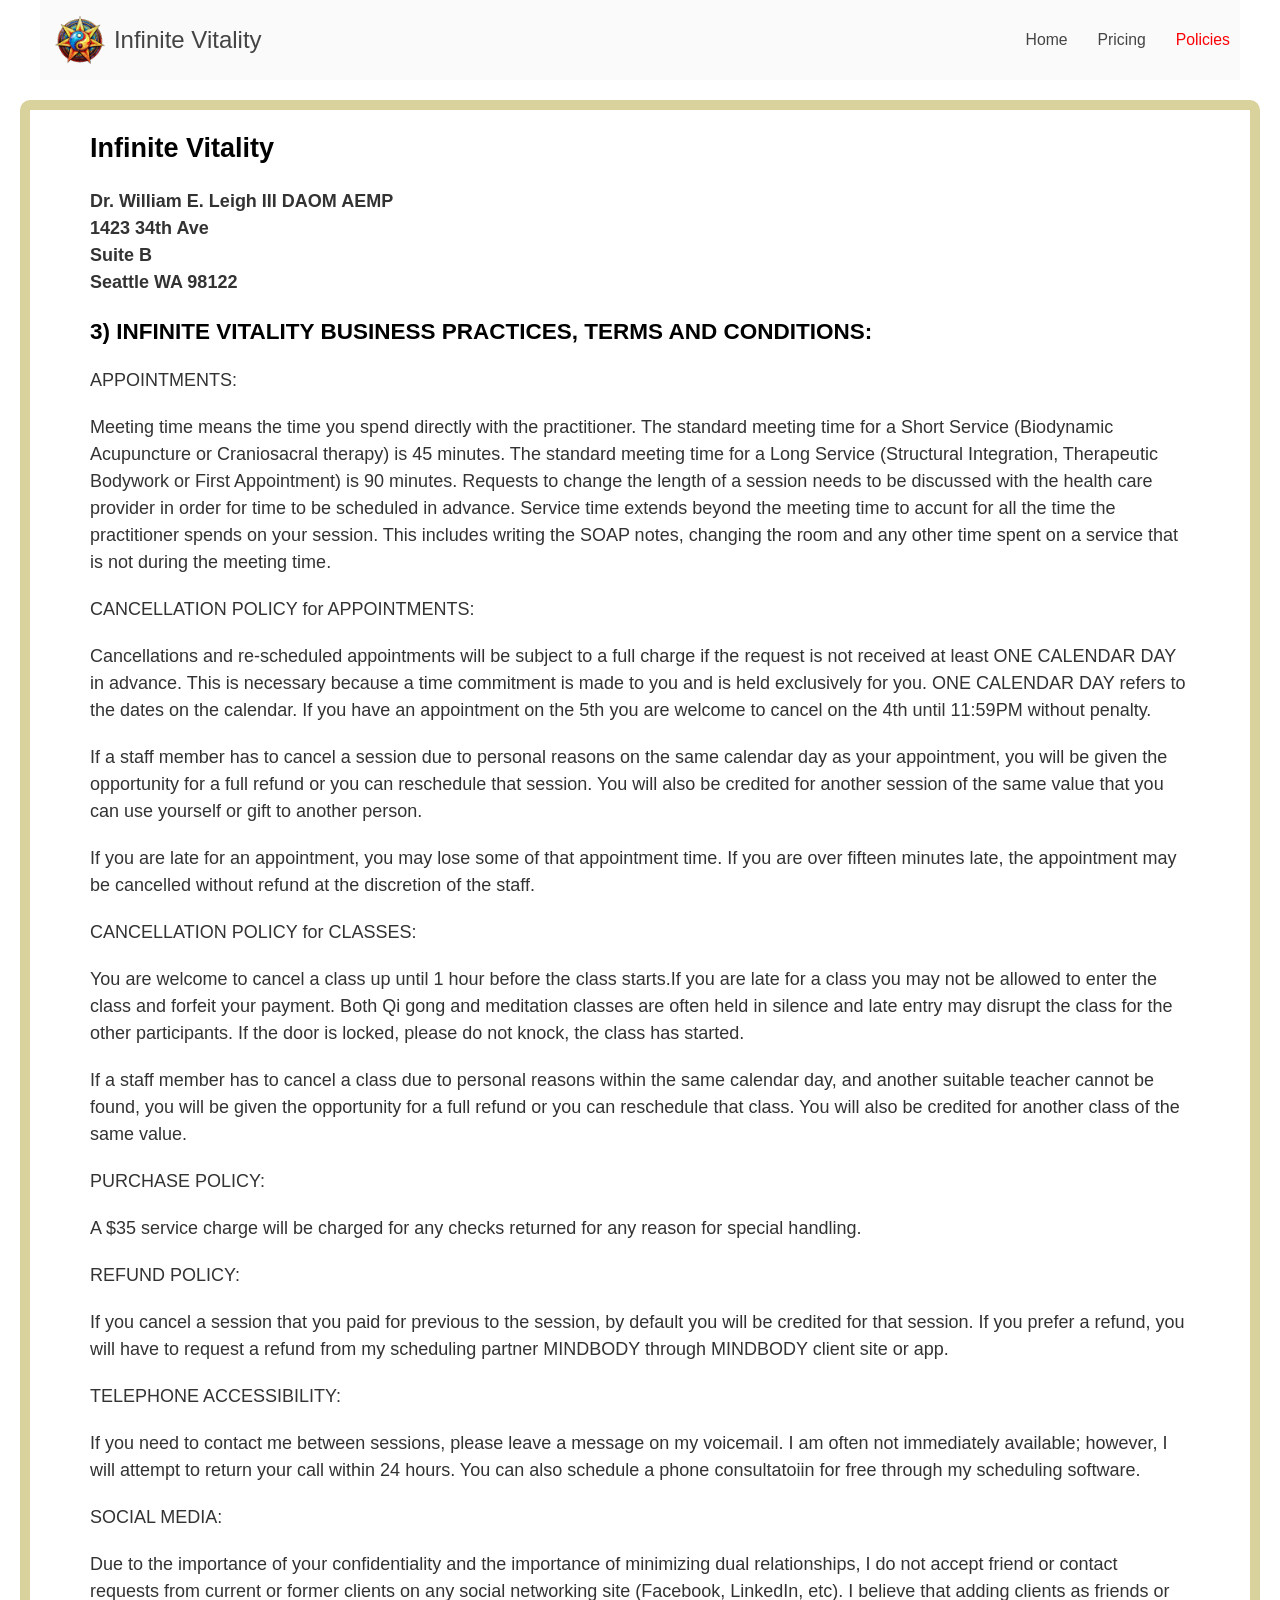
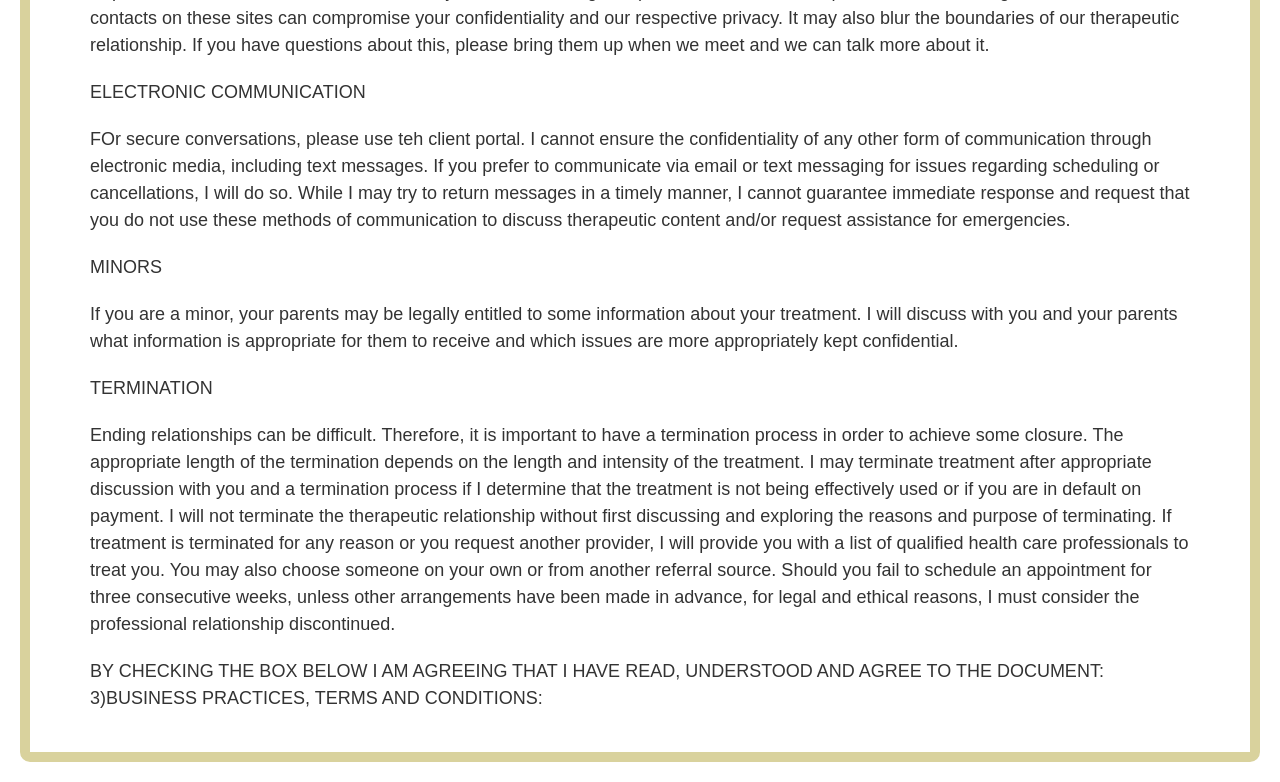
<file: Policies/page-3/index.html>
<!DOCTYPE html>
<html lang="en-gb" dir="ltr">
    <head> 
        <meta charset="utf-8"> 
        <meta name="viewport" content="width=device-width, initial-scale=1">
        <meta name="uikit-version" content="3.5.9.2"/>
        <meta name="framework-version" content="3.19.4"/>
		<meta name="framework-icons-version" content="3.19.4"/>
		
<meta http-equiv="Content-Type" content="text/html; charset=utf-8" />
		<meta name="robots" content="index, follow" />
		<meta name="generator" content="RapidWeaver" />
		<link rel="apple-touch-icon" sizes="180x180" href="http://8vitality.com/resources/large.png" />
<link rel="apple-touch-icon" sizes="167x167" href="http://8vitality.com/resources/medium.png" />
<link rel="icon" type="image/png" href="http://8vitality.com/resources/favicon_medium.png" sizes="32x32" />
<link rel="apple-touch-icon" sizes="152x152" href="http://8vitality.com/resources/small.png" />
<link rel="icon" type="image/png" href="http://8vitality.com/resources/favicon_small.png" sizes="16x16" />

		
		<title>3) Business Terms | Infinite Vitality</title>
        <script type="text/javascript" src="../../rw_common/themes/uikit_3/scripts/uikit.min.js?rwcache=790266818"></script>
        <link rel="stylesheet" type="text/css" media="all" href="../../rw_common/themes/uikit_3/consolidated.css?rwcache=790266818" />
		
        <style>.uikit-theme-warning{display:none!important}</style>
		<script>var util = UIkit.util;</script>
        		<link rel='stylesheet' type='text/css' media='all' href='../../rw_common/plugins/stacks/stacks.css?rwcache=790266818' />
		<link rel='stylesheet' type='text/css' media='all' href='files/stacks_page_page6.css?rwcache=790266818' />
        
        
        
        
		
		<script type='text/javascript' charset='utf-8' src='files/stacks_page_page6.js?rwcache=790266818'></script>
        <meta name="formatter" content="Stacks v5.3.2 (6389)" >
		<meta class="stacks 5 stack version" id="net.archetypon.stack.uikit_offcanvas" name="Off-canvas Free" content="101">
		<meta class="stacks 5 stack version" id="net.archetypon.stack.uikit_customizer" name=" Customizer Free" content="101">
		<meta class="stacks 5 stack version" id="net.archetypon.stack.uikit_container" name="Container Free" content="101">
		<meta class="stacks 5 stack version" id="net.archetypon.stack.uikit_text" name="Text Free" content="101">
		<meta class="stacks 5 stack version" id="net.archetypon.stack.uikit_navbar" name="Navbar Free" content="101">
		
		
    </head>
    <body>
        <div class="uk-offcanvas-content uk-scope">
<div id='stacks_out_1' class='stacks_top'><div id='stacks_in_1' class=''><!--start of UIKit Customizer stack-->






<!--end of UIkit Customizer stack-->
<div id='stacks_out_3' class='stacks_out'><div id='stacks_in_3' class='stacks_in net_archetypon_stack_uikit_container_stack'><!--start of UIkit Container stack-->

<div id="" class="uk-container   "  ><div id='stacks_out_4' class='stacks_out'><div id='stacks_in_4' class='stacks_in net_archetypon_stack_uikit_navbar_stack'><!--start of UIKit Navbar stack-->

<nav id="" class="uk-navbar-container " >
	<div class="">
		<div uk-navbar="mode: click; dropbar: false; target: !.uk-navbar;" class="" >
		
		    <!--left search overlay-->
		    
		    <div class="uikit-uk-nav-overlay uk-nav-overlay uk-navbar-left uk-flex-1" hidden>
		        <div class="uk-navbar-item uk-width-expand">
		            <form class="uk-search uk-search-navbar uk-width-1-1" action="#">
		                <input class="uk-search-input" type="text" name="q" id="tipue_search_input" placeholder="Search..." autofocus>
		            </form>
		        </div>
		        <a class="uk-navbar-toggle" uk-close uk-toggle="target: #stacks_in_4 .uk-nav-overlay; animation: uk-animation-fade" href="#"></a>
		    </div>
		    
		
		    <!--rw menu-->
		    
		
		       <!--brand left-->
		        
		            <div class="uk-navbar-left uk-nav-overlay">
		            	<a href="http://8vitality.com/" class="uk-navbar-item" >
		
		            		
		
		                    <!--logo-->
		                    
		                        <div class="uk-logo ">
		                            <img src="../../rw_common/images/Rainbow Logo small.png" width="144" height="122" alt="Logo Alt:"/>
		                        </div>
		                    
		
		                    <!--title-->
		                    <div class="uk-display-block">
		                        
		                            <div class="uikit-site-title uikit-default">Infinite Vitality</div>
		                            <div class="uikit-site-slogan uikit-default"></div>
		                        
		                    </div>
		            	</a>
		            </div>
		        	<div class="uk-navbar-right uk-nav-overlay">
		
		                <div class="uikit-rw-navigation uk-visible@s uk-visible@m  "><ul class=""><li><a href="../../" rel="">Home</a></li><li><a href="../../page-5/" rel="">Pricing</a></li><li class="uk-active"><a href="../../Policies/" rel="" >Policies<span uk-navbar-parent-icon></span></a><ul class=""><li><a href="../../Policies/page/" rel="">1) Liability</a></li><li><a href="../../Policies/page-2/" rel="">2) Cell Phone</a></li><li class="uk-active" ><a href="./" rel="">3) Business Terms</a></li><li><a href="../../Policies/page-4/" rel="">4) Privacy Policy</a></li></ul></li></ul></div>
		
		                <!--right toggle-->
		                
		                <a uk-toggle class="uikit-navbar-toggle uk-navbar-toggle uk-navbar-toggle-icon uk-icon uk-float-right  uk-hidden@m uk-hidden@l uk-hidden@xl" uk-navbar-toggle-icon href="#offcanvas"></a>
		                		
		
		            </div>
		        
		
		        <!--rw brand right-->
		        
		     <!--end of rw menu-->
		
		   <!--MENU BUILDER-->
		    
		</div> <!--nav-->
	</div> <!--container-->
</nav>

<!--end of UIKit Navbar stack-->
</div></div><div id='stacks_out_6' class='stacks_out stacks_l_hidden stacks_m_hidden'><div id='stacks_in_6' class='stacks_in net_archetypon_stack_uikit_offcanvas_stack'><!--start of UIkit Offcanvas stack-->




<div id="offcanvas" uk-offcanvas="mode: slide; overlay: true; flip: false;">
    <div class="uk-offcanvas-bar " style="overflow-y: auto !important;" >
        <!--button-->
        <button class="uk-offcanvas-close uk-close-large" type="button" uk-close></button>
 	
        <!--content-->
        <div id='stacks_out_7' class='stacks_out'><div id='stacks_in_7' class='stacks_in image_stack'>
<div class='centered_image' >
    <img class='imageStyle' src='files/stacks-image-2d18311-1200x1016.png' alt='Stacks Image 9' />
</div>

</div></div><div id='stacks_out_10' class='stacks_out'><div id='stacks_in_10' class='stacks_in net_archetypon_stack_uikit_text_stack'><!--start of UIKit Text stack-->



<div id="" class="uikit-text   uk-text-large   uk-text-left  "  ><a href="../../" title="Home">Home</a></div>
<!--end of UIKit Text stack--></div></div><div id='stacks_out_24' class='stacks_out'><div id='stacks_in_24' class='stacks_in net_archetypon_stack_uikit_text_stack'><!--start of UIKit Text stack-->



<div id="" class="uikit-text   uk-text-large   uk-text-left  "  ><a href="../../(null)/(null)" title="Appointments">Pricing</a></div>
<!--end of UIKit Text stack--></div></div><div id='stacks_out_16' class='stacks_out'><div id='stacks_in_16' class='stacks_in net_archetypon_stack_uikit_text_stack'><!--start of UIKit Text stack-->



<div id="" class="uikit-text   uk-text-large   uk-text-left  "  ><a href="../../Policies/" title="Policies">Policies</a></div>
<!--end of UIKit Text stack--></div></div>

    </div>
</div>

<!--end of UIkit Offcanvas stack--></div></div></div>
<!--end of UIkit Container stack--></div></div><div id='stacks_out_20' class='stacks_out'><div id='stacks_in_20' class='stacks_in net_archetypon_stack_uikit_container_stack'><!--start of UIkit Container stack-->

<div id="" class="uk-container   "  ><div id='stacks_out_21' class='stacks_out'><div id='stacks_in_21' class='stacks_in markdown_stack'><h3 id="infinitevitalitybr">Infinite Vitality <br></h3>

<p><strong>Dr. William E. Leigh III DAOM AEMP <br>
1423 34th Ave <br>
Suite B <br>
Seattle WA 98122 <br></strong></p></div></div><div id='stacks_out_18' class='stacks_out'><div id='stacks_in_18' class='stacks_in markdown_stack'><h4 id="3infinitevitalitybusinesspracticestermsandconditions:">3) INFINITE VITALITY BUSINESS PRACTICES, TERMS AND CONDITIONS:</h4>

<p>APPOINTMENTS:</p>

<p>Meeting time means the time you spend directly with the practitioner. The standard meeting time for a Short Service (Biodynamic Acupuncture or Craniosacral therapy) is 45 minutes. The standard meeting time for a Long Service (Structural Integration, Therapeutic Bodywork or First Appointment) is 90 minutes. Requests to change the length of a session needs to be discussed with the health care provider in order for time to be scheduled in advance. Service time extends beyond the meeting time to accunt for all the time the practitioner spends on your session. This includes writing the SOAP notes, changing the room and any other time spent on a service that is not during the meeting time. </p>

<p>CANCELLATION POLICY for APPOINTMENTS:</p>

<p>Cancellations and re-scheduled appointments will be subject to a full charge if the request is not received at least ONE CALENDAR DAY in advance. This is necessary because a time commitment is made to you and is held exclusively for you. ONE CALENDAR DAY refers to the dates on the calendar. If you have an appointment on the 5th you are welcome to cancel on the 4th until 11:59PM without penalty.</p>

<p>If a staff member has to cancel a session due to personal reasons on the same calendar day as your appointment, you will be given the opportunity for a full refund or you can reschedule that session. You will also be credited for another session of the same value that you can use yourself or gift to another person. </p>

<p>If you are late for an appointment, you may lose some of that appointment time. If you are over fifteen minutes late, the appointment may be cancelled without refund at the discretion of the staff.</p>

<p>CANCELLATION POLICY for CLASSES:</p>

<p>You are welcome to cancel a class up until 1 hour before the class starts.If you are late for a class you may not be allowed to enter the class and forfeit your payment. Both Qi gong and meditation classes are often held in silence and late entry may disrupt the class for the other participants. If the door is locked, please do not knock, the class has started. </p>

<p>If a staff member has to cancel a class due to personal reasons within the same calendar day, and another suitable teacher cannot be found, you will be given the opportunity for a full refund or you can reschedule that class. You will also be credited for another class of the same value.</p>

<p>PURCHASE POLICY:</p>

<p>A $35 service charge will be charged for any checks returned for any reason for special handling.</p>

<p>REFUND POLICY:</p>

<p>If you cancel a session that you paid for previous to the session, by default you will be credited for that session. If you prefer a refund, you will have to request a refund from my scheduling partner MINDBODY through MINDBODY client site or app.</p>

<p>TELEPHONE ACCESSIBILITY:</p>

<p>If you need to contact me between sessions, please leave a message on my voicemail. I am often not immediately available; however, I will attempt to return your call within 24 hours. You can also schedule a phone consultatoiin for free through my scheduling software. </p>

<p>SOCIAL MEDIA: </p>

<p>Due to the importance of your confidentiality and the importance of minimizing dual relationships, I do not accept friend or contact requests from current or former clients on any social networking site (Facebook, LinkedIn, etc). I believe that adding clients as friends or contacts on these sites can compromise your confidentiality and our respective privacy. It may also blur the boundaries of our therapeutic relationship. If you have questions about this, please bring them up when we meet and we can talk more about it.</p>

<p>ELECTRONIC COMMUNICATION</p>

<p>FOr secure conversations, please use teh client portal. I cannot ensure the confidentiality of any other form of communication through electronic media, including text messages. If you prefer to communicate via email or text messaging for issues regarding scheduling or cancellations, I will do so. While I may try to return messages in a timely manner, I cannot guarantee immediate response and request that you do not use these methods of communication to discuss therapeutic content and/or request assistance for emergencies.</p>

<p>MINORS </p>

<p>If you are a minor, your parents may be legally entitled to some information about your treatment. I will discuss with you and your parents what information is appropriate for them to receive and which issues are more appropriately kept confidential.</p>

<p>TERMINATION</p>

<p>Ending relationships can be difficult. Therefore, it is important to have a termination process in order to achieve some closure. The appropriate length of the termination depends on the length and intensity of the treatment. I may terminate treatment after appropriate discussion with you and a termination process if I determine that the treatment is not being effectively used or if you are in default on payment. I will not terminate the therapeutic relationship without first discussing and exploring the reasons and purpose of terminating. If treatment is terminated for any reason or you request another provider, I will provide you with a list of qualified health care professionals to treat you. You may also choose someone on your own or from another referral source. Should you fail to schedule an appointment for three consecutive weeks, unless other arrangements have been made in advance, for legal and ethical reasons, I must consider the professional relationship discontinued.</p>

<p>BY CHECKING THE BOX BELOW I AM AGREEING THAT I HAVE READ, UNDERSTOOD AND AGREE TO THE DOCUMENT: 3)BUSINESS PRACTICES, TERMS AND CONDITIONS:</p></div></div></div>
<!--end of UIkit Container stack--></div></div></div></div>
</div>
        <script src="../../rw_common/themes/uikit_3/scripts/uikit-icons.min.js?rwcache=790266818"></script>
		
        
		
    </body>
</html>
</file>
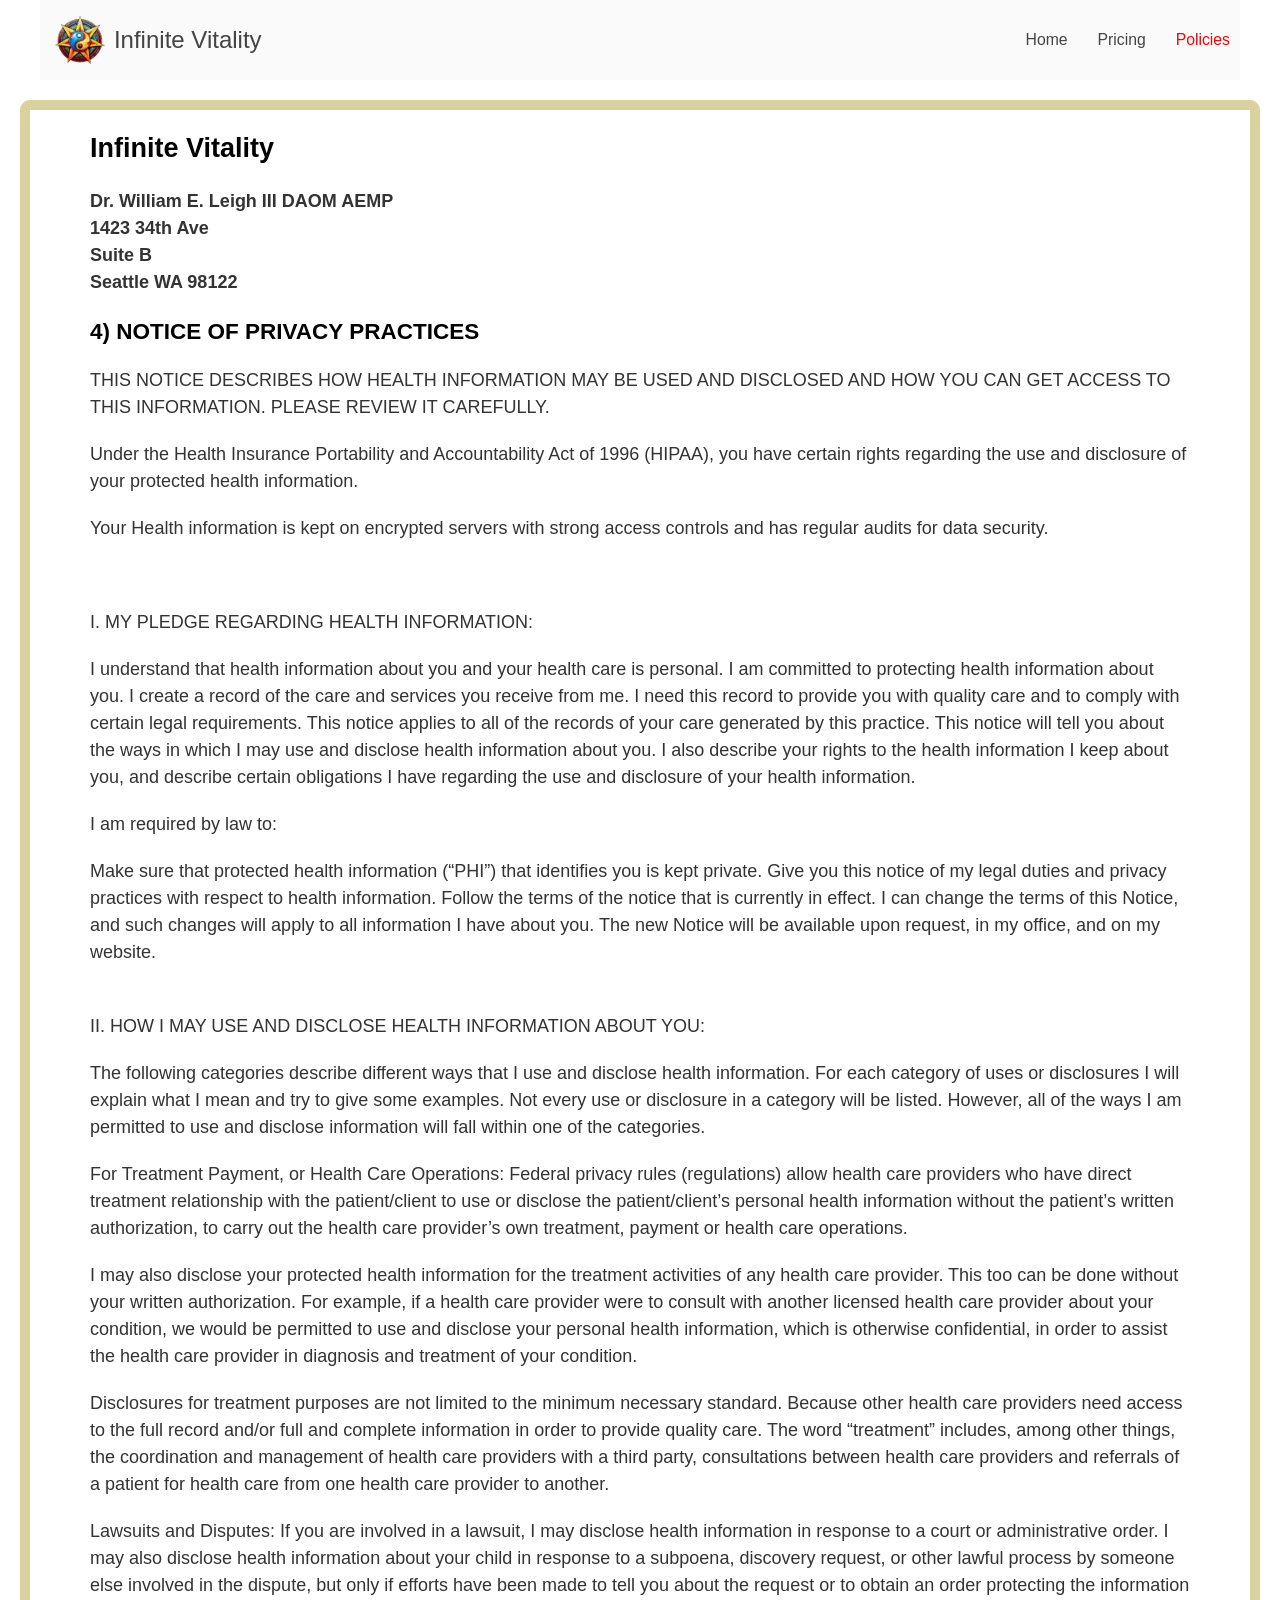
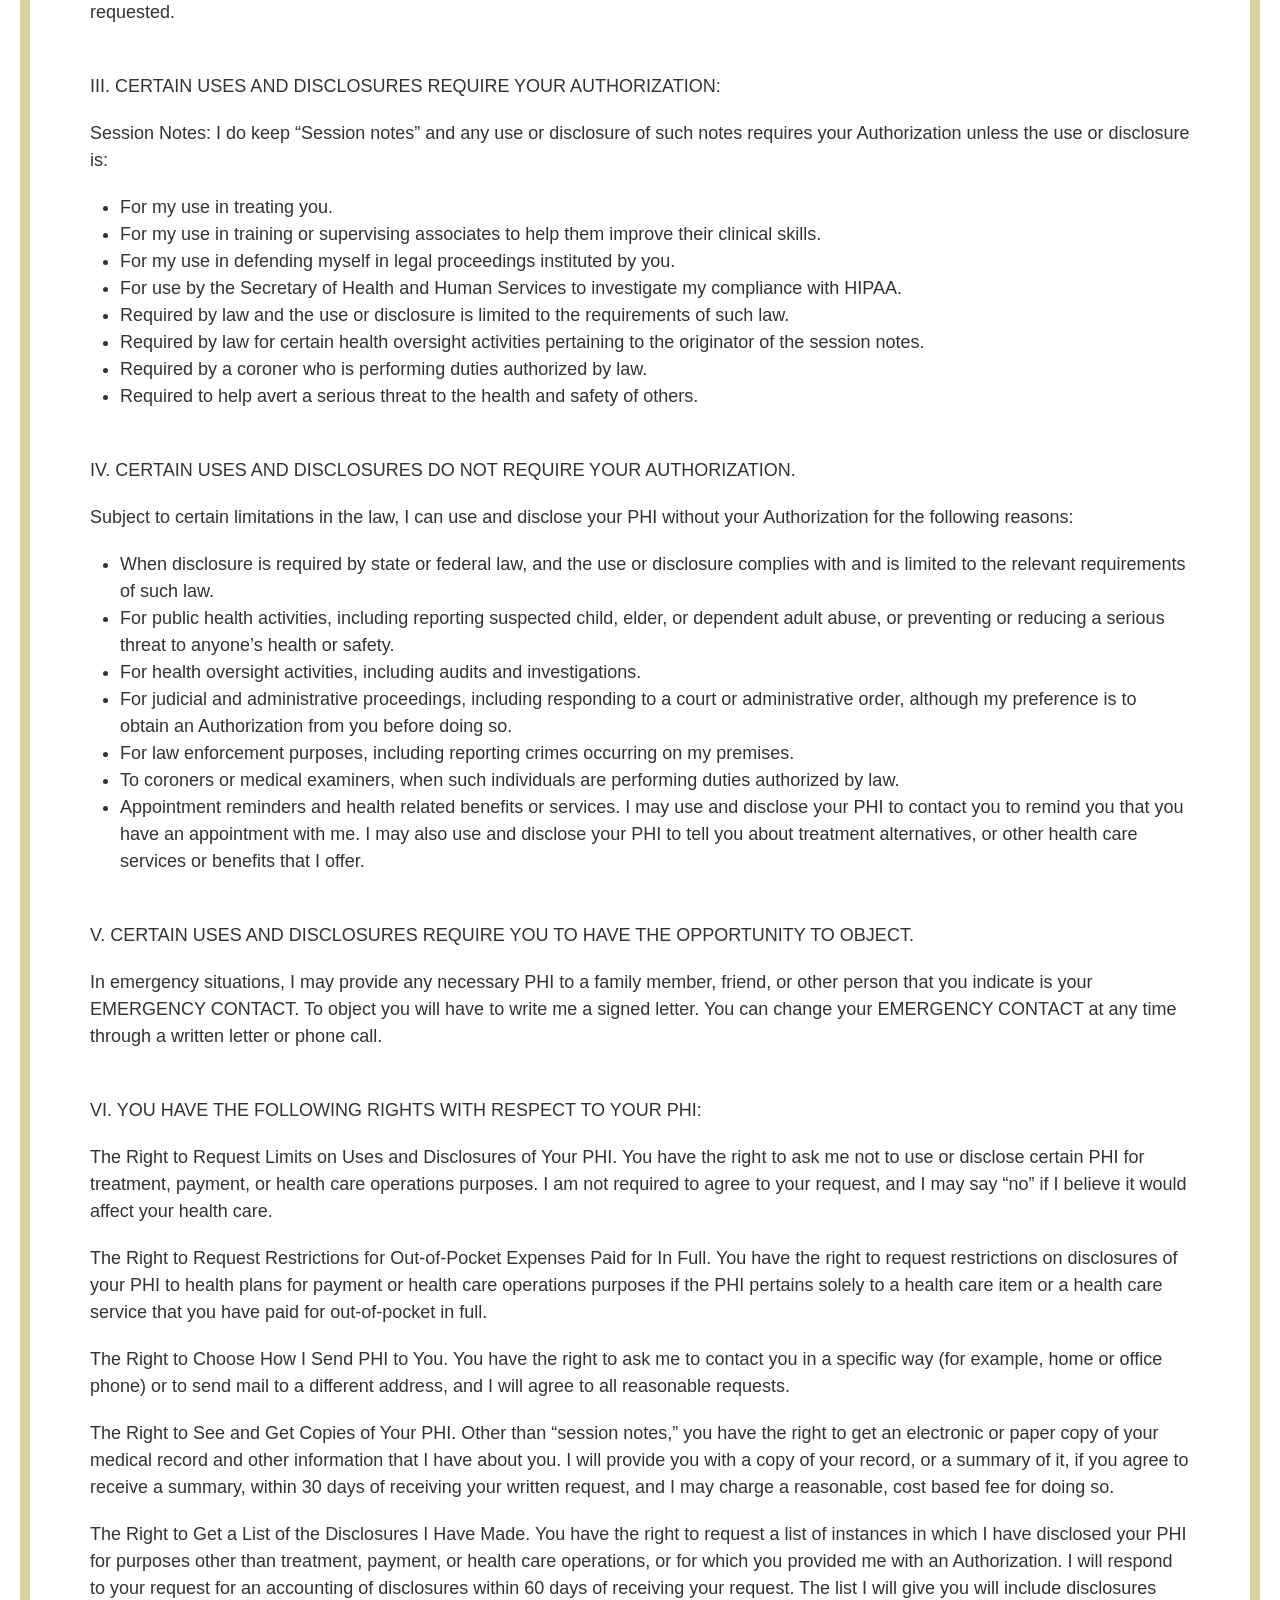
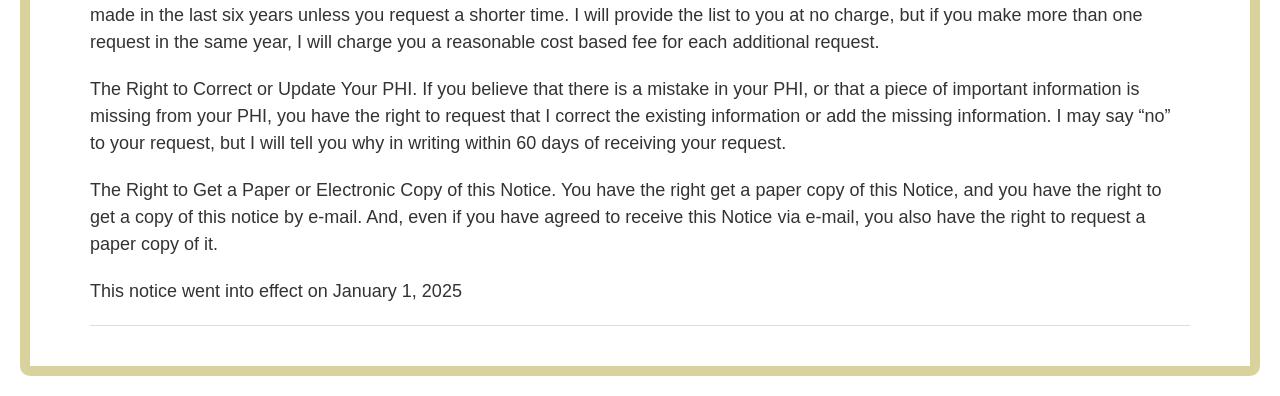
<file: Policies/page-4/index.html>
<!DOCTYPE html>
<html lang="en-gb" dir="ltr">
    <head> 
        <meta charset="utf-8"> 
        <meta name="viewport" content="width=device-width, initial-scale=1">
        <meta name="uikit-version" content="3.5.9.2"/>
        <meta name="framework-version" content="3.19.4"/>
		<meta name="framework-icons-version" content="3.19.4"/>
		
<meta http-equiv="Content-Type" content="text/html; charset=utf-8" />
		<meta name="robots" content="index, follow" />
		<meta name="generator" content="RapidWeaver" />
		<link rel="apple-touch-icon" sizes="180x180" href="http://8vitality.com/resources/large.png" />
<link rel="apple-touch-icon" sizes="167x167" href="http://8vitality.com/resources/medium.png" />
<link rel="icon" type="image/png" href="http://8vitality.com/resources/favicon_medium.png" sizes="32x32" />
<link rel="apple-touch-icon" sizes="152x152" href="http://8vitality.com/resources/small.png" />
<link rel="icon" type="image/png" href="http://8vitality.com/resources/favicon_small.png" sizes="16x16" />

		
		<title>4) Privacy Policy | Infinite Vitality</title>
        <script type="text/javascript" src="../../rw_common/themes/uikit_3/scripts/uikit.min.js?rwcache=790266818"></script>
        <link rel="stylesheet" type="text/css" media="all" href="../../rw_common/themes/uikit_3/consolidated.css?rwcache=790266818" />
		
        <style>.uikit-theme-warning{display:none!important}</style>
		<script>var util = UIkit.util;</script>
        		<link rel='stylesheet' type='text/css' media='all' href='../../rw_common/plugins/stacks/stacks.css?rwcache=790266818' />
		<link rel='stylesheet' type='text/css' media='all' href='files/stacks_page_page7.css?rwcache=790266818' />
        
        
        
        
		
		<script type='text/javascript' charset='utf-8' src='files/stacks_page_page7.js?rwcache=790266818'></script>
        <meta name="formatter" content="Stacks v5.3.2 (6389)" >
		<meta class="stacks 5 stack version" id="net.archetypon.stack.uikit_offcanvas" name="Off-canvas Free" content="101">
		<meta class="stacks 5 stack version" id="net.archetypon.stack.uikit_customizer" name=" Customizer Free" content="101">
		<meta class="stacks 5 stack version" id="net.archetypon.stack.uikit_container" name="Container Free" content="101">
		<meta class="stacks 5 stack version" id="net.archetypon.stack.uikit_text" name="Text Free" content="101">
		<meta class="stacks 5 stack version" id="net.archetypon.stack.uikit_navbar" name="Navbar Free" content="101">
		
		
    </head>
    <body>
        <div class="uk-offcanvas-content uk-scope">
<div id='stacks_out_1' class='stacks_top'><div id='stacks_in_1' class=''><!--start of UIKit Customizer stack-->






<!--end of UIkit Customizer stack-->
<div id='stacks_out_3' class='stacks_out'><div id='stacks_in_3' class='stacks_in net_archetypon_stack_uikit_container_stack'><!--start of UIkit Container stack-->

<div id="" class="uk-container   "  ><div id='stacks_out_4' class='stacks_out'><div id='stacks_in_4' class='stacks_in net_archetypon_stack_uikit_navbar_stack'><!--start of UIKit Navbar stack-->

<nav id="" class="uk-navbar-container " >
	<div class="">
		<div uk-navbar="mode: click; dropbar: false; target: !.uk-navbar;" class="" >
		
		    <!--left search overlay-->
		    
		    <div class="uikit-uk-nav-overlay uk-nav-overlay uk-navbar-left uk-flex-1" hidden>
		        <div class="uk-navbar-item uk-width-expand">
		            <form class="uk-search uk-search-navbar uk-width-1-1" action="#">
		                <input class="uk-search-input" type="text" name="q" id="tipue_search_input" placeholder="Search..." autofocus>
		            </form>
		        </div>
		        <a class="uk-navbar-toggle" uk-close uk-toggle="target: #stacks_in_4 .uk-nav-overlay; animation: uk-animation-fade" href="#"></a>
		    </div>
		    
		
		    <!--rw menu-->
		    
		
		       <!--brand left-->
		        
		            <div class="uk-navbar-left uk-nav-overlay">
		            	<a href="http://8vitality.com/" class="uk-navbar-item" >
		
		            		
		
		                    <!--logo-->
		                    
		                        <div class="uk-logo ">
		                            <img src="../../rw_common/images/Rainbow Logo small.png" width="144" height="122" alt="Logo Alt:"/>
		                        </div>
		                    
		
		                    <!--title-->
		                    <div class="uk-display-block">
		                        
		                            <div class="uikit-site-title uikit-default">Infinite Vitality</div>
		                            <div class="uikit-site-slogan uikit-default"></div>
		                        
		                    </div>
		            	</a>
		            </div>
		        	<div class="uk-navbar-right uk-nav-overlay">
		
		                <div class="uikit-rw-navigation uk-visible@s uk-visible@m  "><ul class=""><li><a href="../../" rel="">Home</a></li><li><a href="../../page-5/" rel="">Pricing</a></li><li class="uk-active"><a href="../../Policies/" rel="" >Policies<span uk-navbar-parent-icon></span></a><ul class=""><li><a href="../../Policies/page/" rel="">1) Liability</a></li><li><a href="../../Policies/page-2/" rel="">2) Cell Phone</a></li><li><a href="../../Policies/page-3/" rel="">3) Business Terms</a></li><li class="uk-active" ><a href="./" rel="">4) Privacy Policy</a></li></ul></li></ul></div>
		
		                <!--right toggle-->
		                
		                <a uk-toggle class="uikit-navbar-toggle uk-navbar-toggle uk-navbar-toggle-icon uk-icon uk-float-right  uk-hidden@m uk-hidden@l uk-hidden@xl" uk-navbar-toggle-icon href="#offcanvas"></a>
		                		
		
		            </div>
		        
		
		        <!--rw brand right-->
		        
		     <!--end of rw menu-->
		
		   <!--MENU BUILDER-->
		    
		</div> <!--nav-->
	</div> <!--container-->
</nav>

<!--end of UIKit Navbar stack-->
</div></div><div id='stacks_out_6' class='stacks_out stacks_l_hidden stacks_m_hidden'><div id='stacks_in_6' class='stacks_in net_archetypon_stack_uikit_offcanvas_stack'><!--start of UIkit Offcanvas stack-->




<div id="offcanvas" uk-offcanvas="mode: slide; overlay: true; flip: false;">
    <div class="uk-offcanvas-bar " style="overflow-y: auto !important;" >
        <!--button-->
        <button class="uk-offcanvas-close uk-close-large" type="button" uk-close></button>
 	
        <!--content-->
        <div id='stacks_out_7' class='stacks_out'><div id='stacks_in_7' class='stacks_in image_stack'>
<div class='centered_image' >
    <img class='imageStyle' src='files/stacks-image-2d18311-1200x1016.png' alt='Stacks Image 9' />
</div>

</div></div><div id='stacks_out_10' class='stacks_out'><div id='stacks_in_10' class='stacks_in net_archetypon_stack_uikit_text_stack'><!--start of UIKit Text stack-->



<div id="" class="uikit-text   uk-text-large   uk-text-left  "  ><a href="../../" title="Home">Home</a></div>
<!--end of UIKit Text stack--></div></div><div id='stacks_out_12' class='stacks_out'><div id='stacks_in_12' class='stacks_in net_archetypon_stack_uikit_text_stack'><!--start of UIKit Text stack-->



<div id="" class="uikit-text   uk-text-large   uk-text-left  "  ><a href="../../(null)/(null)" title="Appointments">Pricing</a></div>
<!--end of UIKit Text stack--></div></div><div id='stacks_out_16' class='stacks_out'><div id='stacks_in_16' class='stacks_in net_archetypon_stack_uikit_text_stack'><!--start of UIKit Text stack-->



<div id="" class="uikit-text   uk-text-large   uk-text-left  "  ><a href="../../Policies/" title="Policies">Policies</a></div>
<!--end of UIKit Text stack--></div></div>

    </div>
</div>

<!--end of UIkit Offcanvas stack--></div></div></div>
<!--end of UIkit Container stack--></div></div><div id='stacks_out_20' class='stacks_out'><div id='stacks_in_20' class='stacks_in net_archetypon_stack_uikit_container_stack'><!--start of UIkit Container stack-->

<div id="" class="uk-container   "  ><div id='stacks_out_21' class='stacks_out'><div id='stacks_in_21' class='stacks_in markdown_stack'><h3 id="infinitevitalitybr">Infinite Vitality <br></h3>

<p><strong>Dr. William E. Leigh III DAOM AEMP <br>
1423 34th Ave <br>
Suite B <br>
Seattle WA 98122 <br></strong></p></div></div><div id='stacks_out_18' class='stacks_out'><div id='stacks_in_18' class='stacks_in markdown_stack'><h4 id="4noticeofprivacypractices">4) NOTICE OF PRIVACY PRACTICES</h4>

<p>THIS NOTICE DESCRIBES HOW HEALTH INFORMATION MAY BE USED AND DISCLOSED AND HOW YOU CAN GET ACCESS TO THIS INFORMATION. PLEASE REVIEW IT CAREFULLY.</p>

<p>Under the Health Insurance Portability and Accountability Act of 1996 (HIPAA), you have certain rights regarding the use and disclosure of your protected health information.</p>

<p>Your Health information is kept on encrypted servers with strong access controls and has regular audits for data security.</p>

<p><br></p>

<p>I. MY PLEDGE REGARDING HEALTH INFORMATION:</p>

<p>I understand that health information about you and your health care is personal. I am committed to protecting health information about you. I create a record of the care and services you receive from me. I need this record to provide you with quality care and to comply with certain legal requirements. This notice applies to all of the records of your care generated by this practice. This notice will tell you about the ways in which I may use and disclose health information about you. I also describe your rights to the health information I keep about you, and describe certain obligations I have regarding the use and disclosure of your health information.</p>

<p>I am required by law to:</p>

<p>Make sure that protected health information (“PHI”) that identifies you is kept private.
Give you this notice of my legal duties and privacy practices with respect to health information.
Follow the terms of the notice that is currently in effect.
I can change the terms of this Notice, and such changes will apply to all information I have about you. The new Notice will be available upon request, in my office, and on my website.</p>

<p><br>
II. HOW I MAY USE AND DISCLOSE HEALTH INFORMATION ABOUT YOU:</p>

<p>The following categories describe different ways that I use and disclose health information. For each category of uses or disclosures I will explain what I mean and try to give some examples. Not every use or disclosure in a category will be listed. However, all of the ways I am permitted to use and disclose information will fall within one of the categories.
<br></p>

<p>For Treatment Payment, or Health Care Operations: Federal privacy rules (regulations) allow health care providers who have direct treatment relationship with the patient/client to use or disclose the patient/client’s personal health information without the patient’s written authorization, to carry out the health care provider’s own treatment, payment or health care operations.<br></p>

<p>I may also disclose your protected health information for the treatment activities of any health care provider. This too can be done without your written authorization. For example, if a health care provider were to consult with another licensed health care provider about your condition, we would be permitted to use and disclose your personal health information, which is otherwise confidential, in order to assist the health care provider in diagnosis and treatment of your condition.<br></p>

<p>Disclosures for treatment purposes are not limited to the minimum necessary standard. Because other health care providers need access to the full record and/or full and complete information in order to provide quality care. The word “treatment” includes, among other things, the coordination and management of health care providers with a third party, consultations between health care providers and referrals of a patient for health care from one health care provider to another.<br></p>

<p>Lawsuits and Disputes: If you are involved in a lawsuit, I may disclose health information in response to a court or administrative order. I may also disclose health information about your child in response to a subpoena, discovery request, or other lawful process by someone else involved in the dispute, but only if efforts have been made to tell you about the request or to obtain an order protecting the information requested.</p>

<p><br>
III. CERTAIN USES AND DISCLOSURES REQUIRE YOUR AUTHORIZATION:</p>

<p>Session Notes: I do keep “Session notes” and any use or disclosure of such notes requires your Authorization unless the use or disclosure is:</p>

<ul>
<li>For my use in treating you.<br></li>
<li>For my use in training or supervising associates to help them improve their clinical skills.<br></li>
<li>For my use in defending myself in legal proceedings instituted by you.<br></li>
<li>For use by the Secretary of Health and Human Services to investigate my compliance with HIPAA.<br></li>
<li>Required by law and the use or disclosure is limited to the requirements of such law.<br></li>
<li>Required by law for certain health oversight activities pertaining to the originator of the session notes.<br></li>
<li>Required by a coroner who is performing duties authorized by law. <br></li>
<li>Required to help avert a serious threat to the health and safety of others.<br></li>
</ul>

<p><br>
IV. CERTAIN USES AND DISCLOSURES DO NOT REQUIRE YOUR AUTHORIZATION.</p>

<p>Subject to certain limitations in the law, I can use and disclose your PHI without your Authorization for the following reasons:</p>

<ul>
<li>When disclosure is required by state or federal law, and the use or disclosure complies with and is limited to the relevant requirements of such law.<br></li>
<li>For public health activities, including reporting suspected child, elder, or dependent adult abuse, or preventing or reducing a serious threat to anyone’s health or safety.<br></li>
<li>For health oversight activities, including audits and investigations.<br></li>
<li>For judicial and administrative proceedings, including responding to a court or administrative order, although my preference is to obtain an Authorization from you before doing so.<br></li>
<li>For law enforcement purposes, including reporting crimes occurring on my premises.<br></li>
<li>To coroners or medical examiners, when such individuals are performing duties authorized by law.<br></li>
<li>Appointment reminders and health related benefits or services. I may use and disclose your PHI to contact you to remind you that you have an appointment with me. I may also use and disclose your PHI to tell you about treatment alternatives, or other health care services or benefits that I offer.<br></li>
</ul>

<p><br>
V. CERTAIN USES AND DISCLOSURES REQUIRE YOU TO HAVE THE OPPORTUNITY TO OBJECT.</p>

<p>In emergency situations, I may provide any necessary PHI to a family member, friend, or other person that you indicate is your EMERGENCY CONTACT. To object you will have to write me a signed letter. You can change your EMERGENCY CONTACT at any time through a written letter or phone call.
<br>
<br></p>

<p>VI. YOU HAVE THE FOLLOWING RIGHTS WITH RESPECT TO YOUR PHI:</p>

<p>The Right to Request Limits on Uses and Disclosures of Your PHI. You have the right to ask me not to use or disclose certain PHI for treatment, payment, or health care operations purposes. I am not required to agree to your request, and I may say “no” if I believe it would affect your health care.</p>

<p>The Right to Request Restrictions for Out-of-Pocket Expenses Paid for In Full. You have the right to request restrictions on disclosures of your PHI to health plans for payment or health care operations purposes if the PHI pertains solely to a health care item or a health care service that you have paid for out-of-pocket in full.</p>

<p>The Right to Choose How I Send PHI to You. You have the right to ask me to contact you in a specific way (for example, home or office phone) or to send mail to a different address, and I will agree to all reasonable requests.</p>

<p>The Right to See and Get Copies of Your PHI. Other than “session notes,” you have the right to get an electronic or paper copy of your medical record and other information that I have about you. I will provide you with a copy of your record, or a summary of it, if you agree to receive a summary, within 30 days of receiving your written request, and I may charge a reasonable, cost based fee for doing so.</p>

<p>The Right to Get a List of the Disclosures I Have Made. You have the right to request a list of instances in which I have disclosed your PHI for purposes other than treatment, payment, or health care operations, or for which you provided me with an Authorization. I will respond to your request for an accounting of disclosures within 60 days of receiving your request. The list I will give you will include disclosures made in the last six years unless you request a shorter time. I will provide the list to you at no charge, but if you make more than one request in the same year, I will charge you a reasonable cost based fee for each additional request.</p>

<p>The Right to Correct or Update Your PHI. If you believe that there is a mistake in your PHI, or that a piece of important information is missing from your PHI, you have the right to request that I correct the existing information or add the missing information. I may say “no” to your request, but I will tell you why in writing within 60 days of receiving your request.</p>

<p>The Right to Get a Paper or Electronic Copy of this Notice. You have the right get a paper copy of this Notice, and you have the right to get a copy of this notice by e-mail. And, even if you have agreed to receive this Notice via e-mail, you also have the right to request a paper copy of it.</p>

<p>This notice went into effect on January 1, 2025</p>

<hr /></div></div></div>
<!--end of UIkit Container stack--></div></div></div></div>
</div>
        <script src="../../rw_common/themes/uikit_3/scripts/uikit-icons.min.js?rwcache=790266818"></script>
		
        
		
    </body>
</html>
</file>
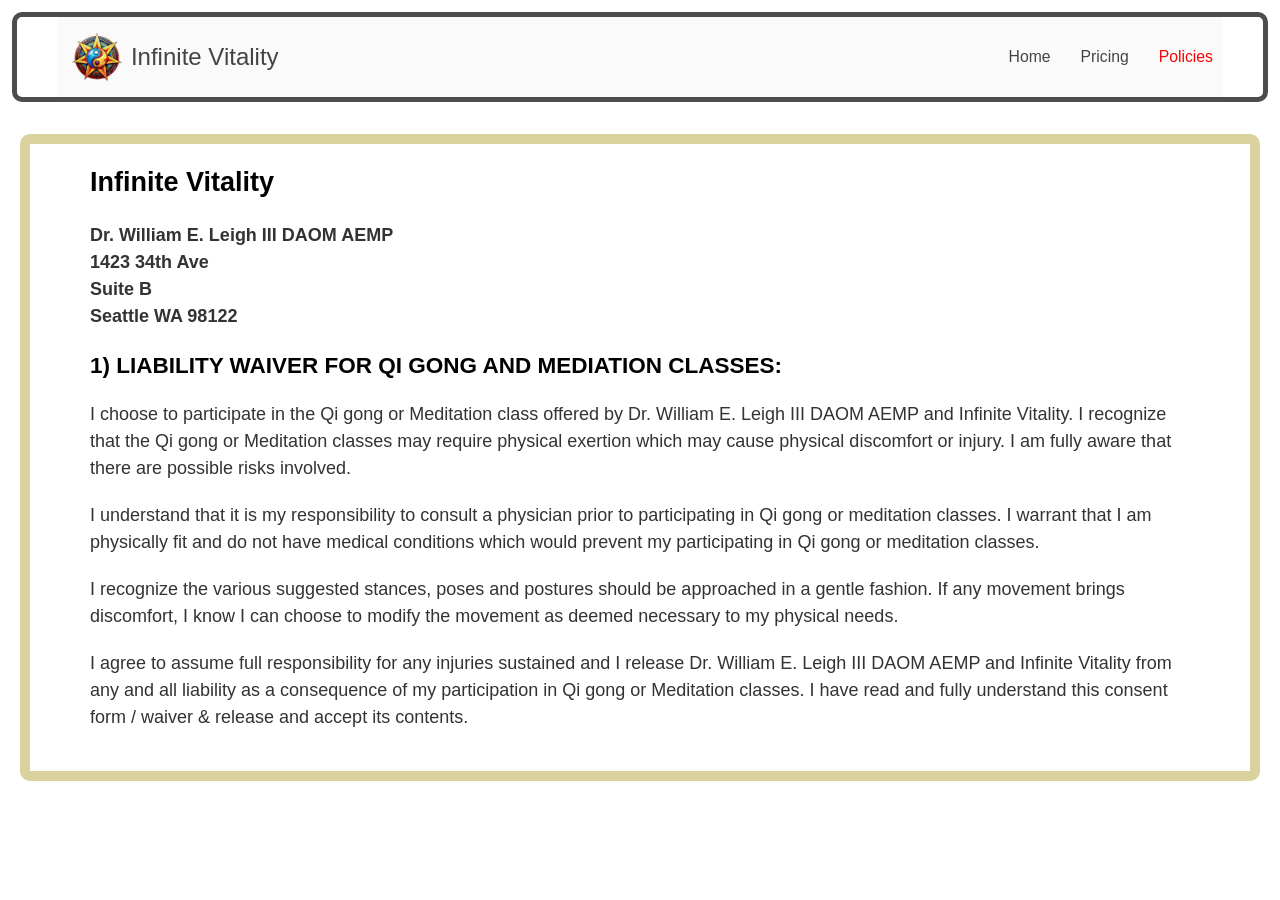
<file: Policies/page/index.html>
<!DOCTYPE html>
<html lang="en-gb" dir="ltr">
    <head> 
        <meta charset="utf-8"> 
        <meta name="viewport" content="width=device-width, initial-scale=1">
        <meta name="uikit-version" content="3.5.9.2"/>
        <meta name="framework-version" content="3.19.4"/>
		<meta name="framework-icons-version" content="3.19.4"/>
		
<meta http-equiv="Content-Type" content="text/html; charset=utf-8" />
		<meta name="robots" content="index, follow" />
		<meta name="generator" content="RapidWeaver" />
		<link rel="apple-touch-icon" sizes="180x180" href="http://8vitality.com/resources/large.png" />
<link rel="apple-touch-icon" sizes="167x167" href="http://8vitality.com/resources/medium.png" />
<link rel="icon" type="image/png" href="http://8vitality.com/resources/favicon_medium.png" sizes="32x32" />
<link rel="apple-touch-icon" sizes="152x152" href="http://8vitality.com/resources/small.png" />
<link rel="icon" type="image/png" href="http://8vitality.com/resources/favicon_small.png" sizes="16x16" />

		
		<title>1) Liability | Infinite Vitality</title>
        <script type="text/javascript" src="../../rw_common/themes/uikit_3/scripts/uikit.min.js?rwcache=790266818"></script>
        <link rel="stylesheet" type="text/css" media="all" href="../../rw_common/themes/uikit_3/consolidated.css?rwcache=790266818" />
		
        <style>.uikit-theme-warning{display:none!important}</style>
		<script>var util = UIkit.util;</script>
        		<link rel='stylesheet' type='text/css' media='all' href='../../rw_common/plugins/stacks/stacks.css?rwcache=790266818' />
		<link rel='stylesheet' type='text/css' media='all' href='files/stacks_page_page4.css?rwcache=790266818' />
        
        
        
        
		
		<script type='text/javascript' charset='utf-8' src='files/stacks_page_page4.js?rwcache=790266818'></script>
        <meta name="formatter" content="Stacks v5.3.2 (6389)" >
		<meta class="stacks 5 stack version" id="net.archetypon.stack.uikit_offcanvas" name="Off-canvas Free" content="101">
		<meta class="stacks 5 stack version" id="net.archetypon.stack.uikit_customizer" name=" Customizer Free" content="101">
		<meta class="stacks 5 stack version" id="net.archetypon.stack.uikit_container" name="Container Free" content="101">
		<meta class="stacks 5 stack version" id="net.archetypon.stack.uikit_text" name="Text Free" content="101">
		<meta class="stacks 5 stack version" id="net.archetypon.stack.uikit_navbar" name="Navbar Free" content="101">
		
		
    </head>
    <body>
        <div class="uk-offcanvas-content uk-scope">
<div id='stacks_out_1' class='stacks_top'><div id='stacks_in_1' class=''><!--start of UIKit Customizer stack-->






<!--end of UIkit Customizer stack-->
<div id='stacks_out_3' class='stacks_out'><div id='stacks_in_3' class='stacks_in net_archetypon_stack_uikit_container_stack'><!--start of UIkit Container stack-->

<div id="" class="uk-container   "  ><div id='stacks_out_4' class='stacks_out'><div id='stacks_in_4' class='stacks_in net_archetypon_stack_uikit_navbar_stack'><!--start of UIKit Navbar stack-->

<nav id="" class="uk-navbar-container " >
	<div class="">
		<div uk-navbar="mode: click; dropbar: false; target: !.uk-navbar;" class="" >
		
		    <!--left search overlay-->
		    
		    <div class="uikit-uk-nav-overlay uk-nav-overlay uk-navbar-left uk-flex-1" hidden>
		        <div class="uk-navbar-item uk-width-expand">
		            <form class="uk-search uk-search-navbar uk-width-1-1" action="#">
		                <input class="uk-search-input" type="text" name="q" id="tipue_search_input" placeholder="Search..." autofocus>
		            </form>
		        </div>
		        <a class="uk-navbar-toggle" uk-close uk-toggle="target: #stacks_in_4 .uk-nav-overlay; animation: uk-animation-fade" href="#"></a>
		    </div>
		    
		
		    <!--rw menu-->
		    
		
		       <!--brand left-->
		        
		            <div class="uk-navbar-left uk-nav-overlay">
		            	<a href="http://8vitality.com/" class="uk-navbar-item" >
		
		            		
		
		                    <!--logo-->
		                    
		                        <div class="uk-logo ">
		                            <img src="../../rw_common/images/Rainbow Logo small.png" width="144" height="122" alt="Logo Alt:"/>
		                        </div>
		                    
		
		                    <!--title-->
		                    <div class="uk-display-block">
		                        
		                            <div class="uikit-site-title uikit-default">Infinite Vitality</div>
		                            <div class="uikit-site-slogan uikit-default"></div>
		                        
		                    </div>
		            	</a>
		            </div>
		        	<div class="uk-navbar-right uk-nav-overlay">
		
		                <div class="uikit-rw-navigation uk-visible@s uk-visible@m  "><ul class=""><li><a href="../../" rel="">Home</a></li><li><a href="../../page-5/" rel="">Pricing</a></li><li class="uk-active"><a href="../../Policies/" rel="" >Policies<span uk-navbar-parent-icon></span></a><ul class=""><li class="uk-active" ><a href="./" rel="">1) Liability</a></li><li><a href="../../Policies/page-2/" rel="">2) Cell Phone</a></li><li><a href="../../Policies/page-3/" rel="">3) Business Terms</a></li><li><a href="../../Policies/page-4/" rel="">4) Privacy Policy</a></li></ul></li></ul></div>
		
		                <!--right toggle-->
		                
		                <a uk-toggle class="uikit-navbar-toggle uk-navbar-toggle uk-navbar-toggle-icon uk-icon uk-float-right  uk-hidden@m uk-hidden@l uk-hidden@xl" uk-navbar-toggle-icon href="#offcanvas"></a>
		                		
		
		            </div>
		        
		
		        <!--rw brand right-->
		        
		     <!--end of rw menu-->
		
		   <!--MENU BUILDER-->
		    
		</div> <!--nav-->
	</div> <!--container-->
</nav>

<!--end of UIKit Navbar stack-->
</div></div><div id='stacks_out_6' class='stacks_out stacks_l_hidden stacks_m_hidden'><div id='stacks_in_6' class='stacks_in net_archetypon_stack_uikit_offcanvas_stack'><!--start of UIkit Offcanvas stack-->




<div id="offcanvas" uk-offcanvas="mode: slide; overlay: true; flip: false;">
    <div class="uk-offcanvas-bar " style="overflow-y: auto !important;" >
        <!--button-->
        <button class="uk-offcanvas-close uk-close-large" type="button" uk-close></button>
 	
        <!--content-->
        <div id='stacks_out_7' class='stacks_out'><div id='stacks_in_7' class='stacks_in image_stack'>
<div class='centered_image' >
    <img class='imageStyle' src='files/stacks-image-2d18311-1200x1016.png' alt='Stacks Image 9' />
</div>

</div></div><div id='stacks_out_10' class='stacks_out'><div id='stacks_in_10' class='stacks_in net_archetypon_stack_uikit_text_stack'><!--start of UIKit Text stack-->



<div id="" class="uikit-text   uk-text-large   uk-text-left  "  ><a href="../../" title="Home">Home</a></div>
<!--end of UIKit Text stack--></div></div><div id='stacks_out_30' class='stacks_out'><div id='stacks_in_30' class='stacks_in net_archetypon_stack_uikit_text_stack'><!--start of UIKit Text stack-->



<div id="" class="uikit-text   uk-text-large   uk-text-left  "  ><a href="../../(null)/(null)" title="Appointments">Pricing</a></div>
<!--end of UIKit Text stack--></div></div><div id='stacks_out_16' class='stacks_out'><div id='stacks_in_16' class='stacks_in net_archetypon_stack_uikit_text_stack'><!--start of UIKit Text stack-->



<div id="" class="uikit-text   uk-text-large   uk-text-left  "  ><a href="../../Policies/" title="Policies">Policies</a></div>
<!--end of UIKit Text stack--></div></div>

    </div>
</div>

<!--end of UIkit Offcanvas stack--></div></div></div>
<!--end of UIkit Container stack--></div></div><div id='stacks_out_22' class='stacks_out'><div id='stacks_in_22' class='stacks_in net_archetypon_stack_uikit_container_stack'><!--start of UIkit Container stack-->

<div id="" class="uk-container   "  ><div id='stacks_out_20' class='stacks_out'><div id='stacks_in_20' class='stacks_in markdown_stack'><h3 id="infinitevitalitybr">Infinite Vitality <br></h3>

<p><strong>Dr. William E. Leigh III DAOM AEMP <br>
1423 34th Ave <br>
Suite B <br>
Seattle WA 98122 <br></strong></p></div></div><div id='stacks_out_28' class='stacks_out'><div id='stacks_in_28' class='stacks_in markdown_stack'><h4 id="1liabilitywaiverforqigongandmediationclasses:">1) LIABILITY WAIVER FOR QI GONG AND MEDIATION CLASSES:</h4>

<p>I choose to participate in the Qi gong or Meditation class offered by Dr. William E. Leigh III DAOM AEMP and Infinite Vitality.
I recognize that the Qi gong or Meditation classes may require physical exertion which may cause physical discomfort or injury. I am fully aware that there are possible risks involved.</p>

<p>I understand that it is my responsibility to consult a physician prior to participating in Qi gong or meditation classes. I warrant that I am physically fit and do not have medical conditions which would prevent my participating in Qi gong or meditation classes.</p>

<p>I recognize the various suggested stances, poses and postures should be approached in a gentle fashion. If any movement brings discomfort, I know I can choose to modify the movement as deemed necessary to my physical needs.</p>

<p>I agree to assume full responsibility for any injuries sustained and I release Dr. William E. Leigh III DAOM AEMP and Infinite Vitality from any and all liability as a consequence of my participation in Qi gong or Meditation classes.
I have read and fully understand this consent form / waiver &amp; release and accept its contents.</p></div></div></div>
<!--end of UIkit Container stack--></div></div></div></div>
</div>
        <script src="../../rw_common/themes/uikit_3/scripts/uikit-icons.min.js?rwcache=790266818"></script>
		
        
		
    </body>
</html>
</file>
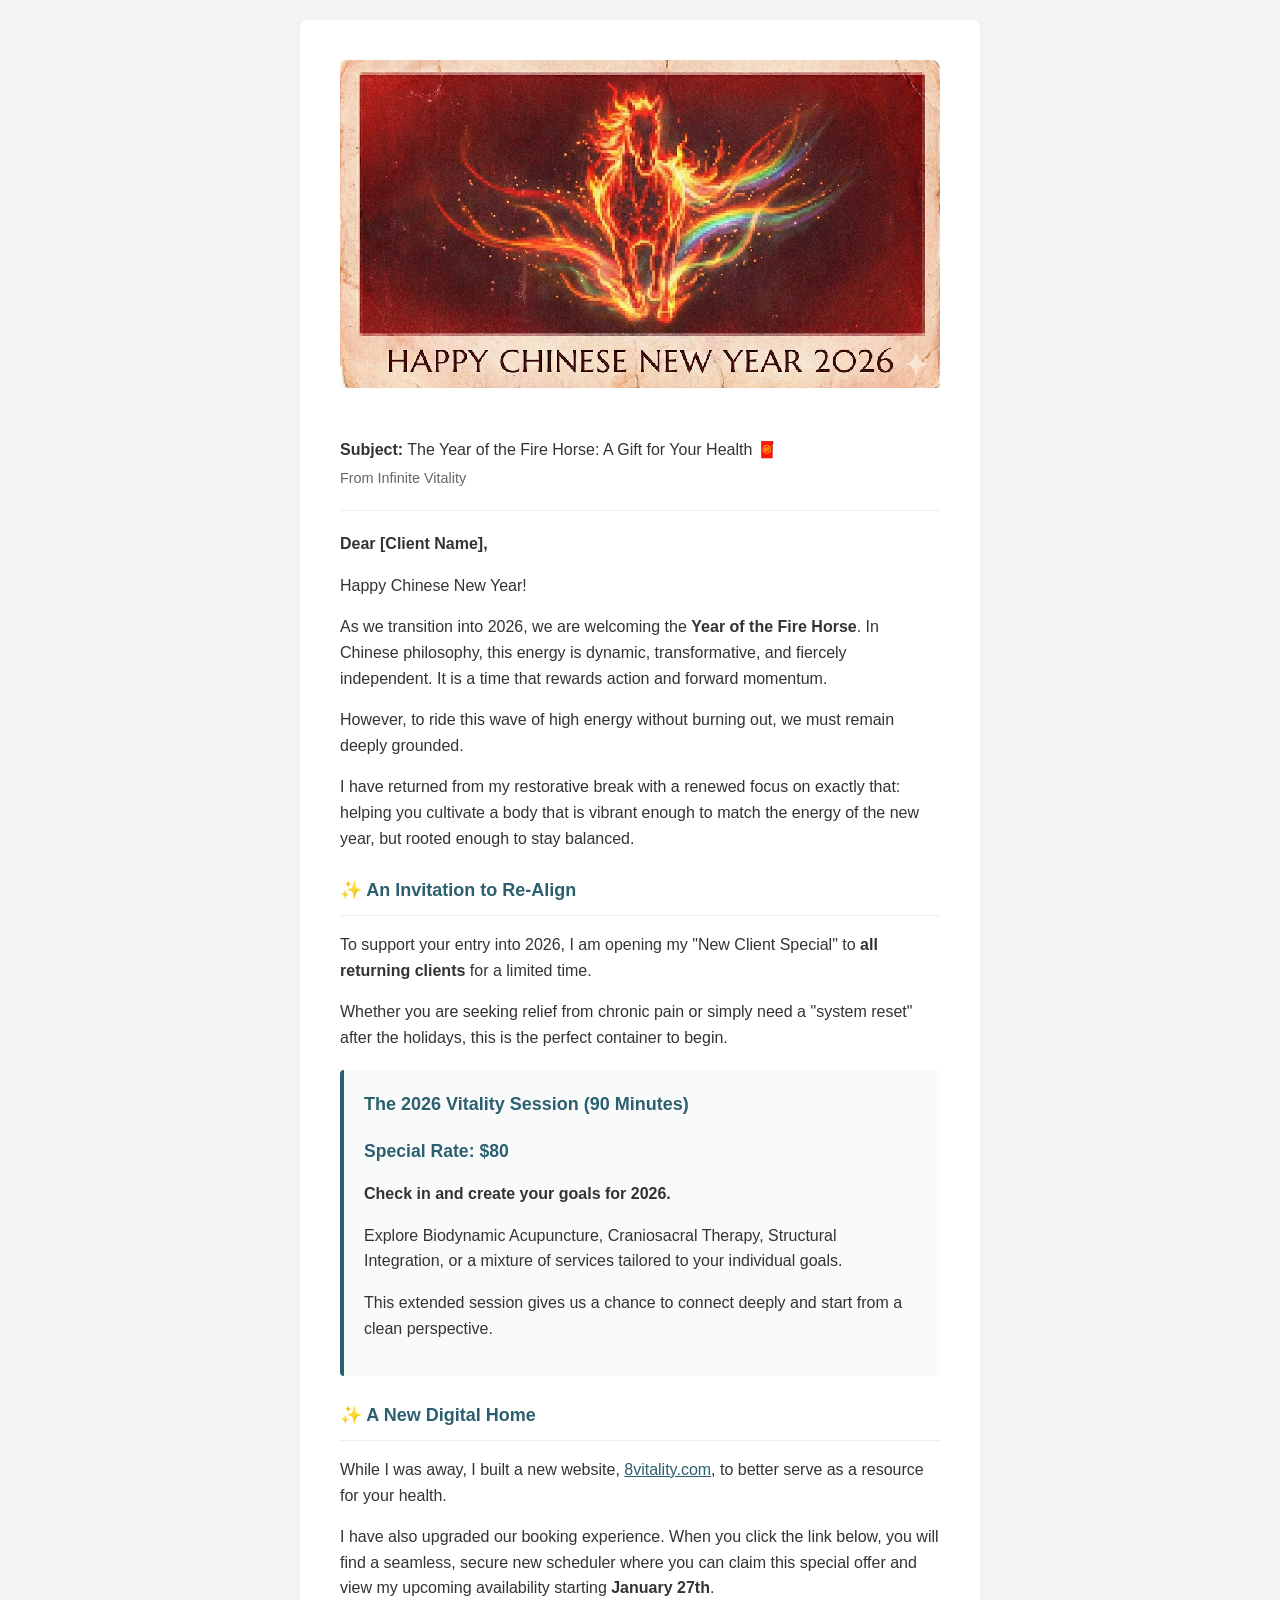
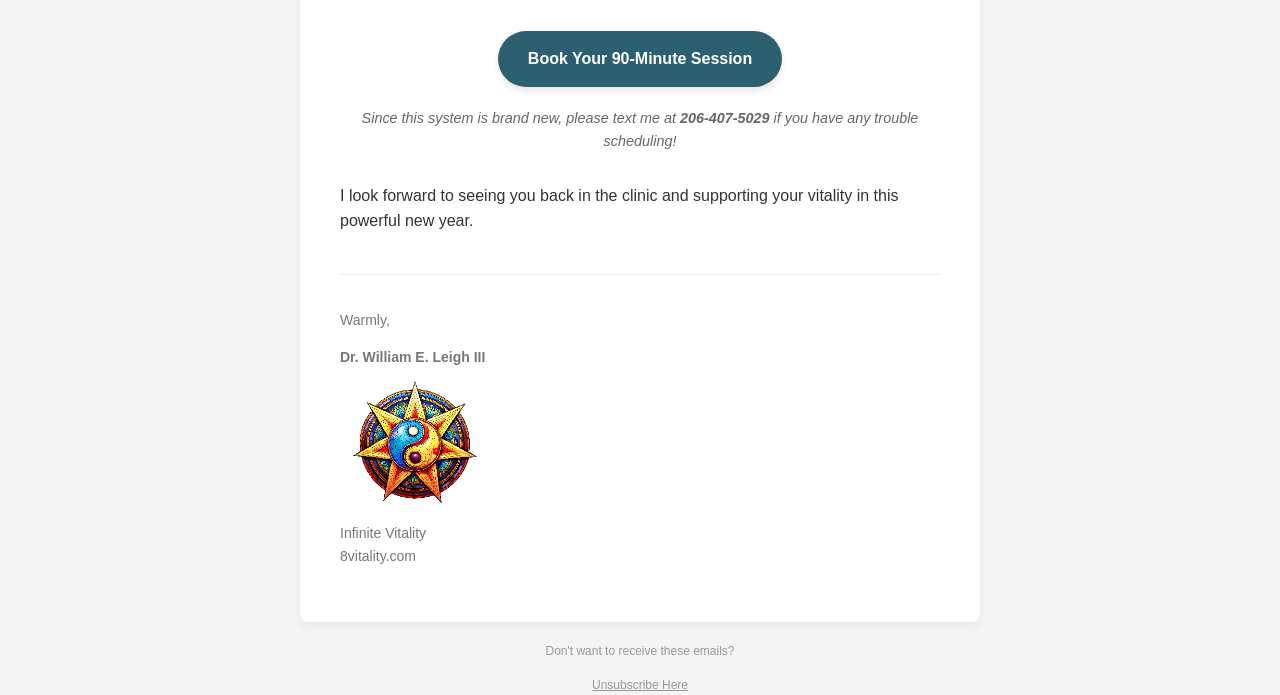
<file: email_automation/email_template.html>
<!DOCTYPE html>
<html lang="en">

<head>
    <meta charset="UTF-8">
    <meta name="viewport" content="width=device-width, initial-scale=1.0">
    <title>The Year of the Fire Horse: A Gift for Your Health 🧧</title>
    <style>
        body {
            font-family: 'Helvetica Neue', Helvetica, Arial, sans-serif;
            background-color: #f4f4f4;
            margin: 0;
            padding: 0;
            color: #333333;
            line-height: 1.6;
        }

        .container {
            max-width: 600px;
            margin: 20px auto;
            background-color: #ffffff;
            padding: 40px;
            border-radius: 8px;
            box-shadow: 0 4px 10px rgba(0, 0, 0, 0.05);
        }

        h1 {
            color: #2c5f6f;
            /* Primary Brand Color */
            font-size: 24px;
            margin-bottom: 20px;
        }

        h2 {
            color: #2c5f6f;
            font-size: 18px;
            margin-top: 25px;
            border-bottom: 1px solid #eee;
            padding-bottom: 10px;
        }

        p {
            margin-bottom: 15px;
        }

        .highlight-box {
            background-color: #f9fbfb;
            border-left: 4px solid #2c5f6f;
            padding: 20px;
            margin: 20px 0;
            border-radius: 4px;
        }

        .highlight-box h3 {
            margin-top: 0;
            color: #2c5f6f;
            font-size: 18px;
        }

        .highlight-box ul {
            padding-left: 20px;
            margin-bottom: 0;
        }

        .highlight-box li {
            margin-bottom: 8px;
        }

        .btn-container {
            text-align: center;
            margin: 30px 0;
        }

        .btn {
            background-color: #2c5f6f;
            color: #ffffff !important;
            text-decoration: none;
            padding: 15px 30px;
            border-radius: 50px;
            font-weight: bold;
            font-size: 16px;
            display: inline-block;
            box-shadow: 0 4px 6px rgba(0, 0, 0, 0.1);
        }

        .btn:hover {
            background-color: #1e4450;
        }

        .footer {
            margin-top: 40px;
            padding-top: 20px;
            border-top: 1px solid #eeeeee;
            font-size: 14px;
            color: #777777;
        }
    </style>
</head>

<body>

    <div class="container">

        <img src="image.png" alt="Year of the Fire Horse"
            style="width: 100%; height: auto; border-radius: 4px; margin-bottom: 25px;">
        <p><strong>Subject:</strong> The Year of the Fire Horse: A Gift for Your Health 🧧</p>
        <p style="color: #666; font-size: 0.9em; margin-top: -10px;">From Infinite Vitality</p>
        <hr style="border: 0; border-top: 1px solid #eee; margin: 20px 0;">

        <p><strong>Dear [Client Name],</strong></p>

        <p>Happy Chinese New Year!</p>

        <p>As we transition into 2026, we are welcoming the <strong>Year of the Fire Horse</strong>. In Chinese
            philosophy, this energy is dynamic, transformative, and fiercely independent. It is a time that rewards
            action and forward momentum.</p>

        <p>However, to ride this wave of high energy without burning out, we must remain deeply grounded.</p>

        <p>I have returned from my restorative break with a renewed focus on exactly that: helping you cultivate a body
            that is vibrant enough to match the energy of the new year, but rooted enough to stay balanced.</p>

        <h2>✨ An Invitation to Re-Align</h2>
        <p>To support your entry into 2026, I am opening my "New Client Special" to <strong>all returning
                clients</strong> for a limited time.</p>

        <p>Whether you are seeking relief from chronic pain or simply need a "system reset" after the holidays, this is
            the perfect container to begin.</p>

        <div class="highlight-box">
            <h3>The 2026 Vitality Session (90 Minutes)</h3>
            <p style="font-size: 1.1em; font-weight: bold; color: #2c5f6f;">Special Rate: $80</p>
            <p><strong>Check in and create your goals for 2026.</strong></p>
            <p>Explore Biodynamic Acupuncture, Craniosacral Therapy, Structural Integration, or a mixture of services
                tailored to your individual goals.</p>
            <p>This extended session gives us a chance to connect deeply and start from a clean perspective.</p>
        </div>

        <h2>✨ A New Digital Home</h2>
        <p>While I was away, I built a new website, <a href="https://8vitality.com"
                style="color: #2c5f6f; text-decoration: underline;">8vitality.com</a>, to better serve as a resource for
            your health.</p>

        <p>I have also upgraded our booking experience. When you click the link below, you will find a seamless, secure
            new scheduler where you can claim this special offer and view my upcoming availability starting
            <strong>January 27th</strong>.
        </p>

        <div class="btn-container">
            <a href="https://8vitality.com" class="btn">Book Your 90-Minute Session</a>
        </div>

        <p style="font-size: 0.9em; color: #666; text-align: center; margin-top: -10px; margin-bottom: 30px;">
            <em>Since this system is brand new, please text me at <strong>206-407-5029</strong> if you have any
                trouble scheduling!</em>
        </p>

        <p>I look forward to seeing you back in the clinic and supporting your vitality in this powerful new year.</p>

        <div class="footer">
            <p>Warmly,</p>
            <p><strong>Dr. William E. Leigh III</strong><br>
                <img src="logo.png" alt="Infinite Vitality Logo"
                    style="width: 150px; height: auto; margin: 10px 0;"><br>
                Infinite Vitality<br>
                <a href="https://8vitality.com" style="color: #777; text-decoration: none;">8vitality.com</a>
            </p>
        </div>

    </div>

    </div>

    <!-- Unsubscribe Section -->
    <div style="text-align: center; margin-top: 20px; font-size: 12px; color: #999;">
        <p>Don't want to receive these emails?</p>
        <a href="mailto:hello@8vitality.com?subject=Unsubscribe%20Request&body=Please%20unsubscribe%20me%20from%20your%20mailing%20list."
            style="color: #999; text-decoration: underline;">Unsubscribe Here</a>
    </div>

</body>

</html>
</file>
<file: css/style.css>
/* =========================================
   1. VARIABLES & RESET (Global)
   ========================================= */
:root {
    --color-bg: #FDFBF7;
    --color-bg-alt: #E8DCC8;
    --color-primary: #2D5016;
    --color-secondary: #4A7C2E;
    --color-accent: #2c5f6f;
    --color-text-main: #2D3748;
    --color-text-light: #F7FAFC;
    --color-white: #ffffff;

    --font-heading: 'Outfit', sans-serif;
    --font-body: 'Inter', sans-serif;

    --spacing-xs: 0.5rem;
    --spacing-sm: 1rem;
    --spacing-md: 2rem;
    --spacing-lg: 4rem;
    --spacing-xl: 8rem;

    --shadow-sm: 0 1px 3px rgba(0, 0, 0, 0.12), 0 1px 2px rgba(0, 0, 0, 0.24);
    --shadow-md: 0 4px 6px rgba(0, 0, 0, 0.1);
    --shadow-lg: 0 10px 15px rgba(0, 0, 0, 0.1);

    --radius-md: 8px;
    --radius-lg: 16px;

    --transition-fast: 0.2s ease;
    --transition-smooth: 0.4s cubic-bezier(0.16, 1, 0.3, 1);
}

*,
*::before,
*::after {
    box-sizing: border-box;
    margin: 0;
    padding: 0;
}

html {
    scroll-behavior: smooth;
    font-size: 16px;
    height: 100%;
}

body {
    font-family: var(--font-body);
    color: var(--color-text-main);
    background-color: var(--color-bg);
    line-height: 1.6;
    overflow-x: hidden;
    min-height: 100vh;
    /* Changed from height: 100% for better scroll behavior */
    display: flex;
    flex-direction: column;
}

ul {
    list-style: none;
}

/* Updated to ensure images behave well in flex containers */
img {
    max-width: 100%;
    display: block;
    height: auto;
    width: auto;
    /* Explicit auto width helpful for Safari */
}

/* Main takes up remaining space */
main {
    flex: 1 0 auto;
    width: 100%;
}

a {
    text-decoration: none;
    color: inherit;
    transition: var(--transition-fast);
}

/* Accessibility */
a:focus,
button:focus,
.btn:focus {
    outline: 3px solid var(--color-accent);
    outline-offset: 2px;
}

.skip-to-main {
    position: absolute;
    left: -9999px;
    z-index: 999;
    padding: 1em;
    background: var(--color-accent);
    color: white;
}

.skip-to-main:focus {
    left: 50%;
    transform: translateX(-50%);
    top: 10px;
}

/* =========================================
   2. TYPOGRAPHY & UTILITIES (Global Base)
   ========================================= */
h1,
h2,
h3,
h4,
h5,
h6 {
    font-family: var(--font-heading);
    color: var(--color-primary);
    line-height: 1.2;
    margin-bottom: var(--spacing-sm);
}

h1 {
    font-size: 3rem;
    font-weight: 700;
}

h2 {
    font-size: 2.25rem;
    font-weight: 600;
    text-align: center;
    margin-bottom: var(--spacing-lg);
}

h3 {
    font-size: 1.5rem;
    font-weight: 600;
}

p {
    margin-bottom: var(--spacing-sm);
    font-size: 1.05rem;
    color: #4A5568;
}

.container {
    width: 90%;
    max-width: 960px;
    margin: 0 auto;
    padding: 0 var(--spacing-sm);
}

.section {
    padding: 5rem 0;
}

/* Buttons Global */
.btn {
    display: inline-block;
    padding: 12px 28px;
    font-weight: 600;
    font-size: 1rem;
    border-radius: 50px;
    transition: var(--transition-smooth);
    cursor: pointer;
    text-align: center;
}

.btn-primary {
    background: var(--color-accent);
    color: white;
    box-shadow: var(--shadow-md);
}

.btn-primary:hover {
    transform: translateY(-2px);
    box-shadow: var(--shadow-lg);
    background: #1e4450;
}

.btn-outline {
    border: 2px solid var(--color-primary);
    color: var(--color-primary);
    background: transparent;
}

.btn-outline:hover {
    background: var(--color-primary);
    color: white;
}

/* Phone Reveal Global */
.phone-reveal {
    color: inherit;
    text-decoration: underline;
    text-underline-offset: 4px;
    transition: var(--transition-smooth);
}

.phone-reveal .number-text {
    display: none;
}

.phone-reveal:hover {
    text-decoration: none;
}

.phone-reveal:hover .click-text {
    display: none;
}

.phone-reveal:hover .number-text {
    display: inline;
    color: var(--color-primary);
    font-weight: 700;
    padding: 0 4px;
    background: rgba(220, 237, 200, 0.4);
    border-radius: 4px;
}

/* =========================================
   3. COMPONENT BASICS (Shared)
   ========================================= */
/* Header */
header {
    background: rgba(253, 251, 247, 0.95);
    backdrop-filter: blur(10px);
    position: fixed;
    width: 100%;
    top: 0;
    z-index: 1000;
    box-shadow: var(--shadow-sm);
    padding: var(--spacing-sm) 0;
}

nav {
    display: flex;
    justify-content: space-between;
    align-items: center;
}

.logo {
    display: flex;
    align-items: center;
    gap: 12px;
    font-family: var(--font-heading);
    font-weight: 700;
    font-size: 1.25rem;
    color: var(--color-primary);
}

.logo img {
    height: 50px;
    width: auto;
}

/* Mobile Menu Toggle (Base Hidden) */
.mobile-menu-toggle {
    display: none;
    flex-direction: column;
    gap: 5px;
    background: none;
    border: none;
    cursor: pointer;
    padding: 8px;
    z-index: 1001;
}

.hamburger-line {
    width: 28px;
    height: 3px;
    background: var(--color-primary);
    border-radius: 3px;
    transition: all 0.3s ease;
}

.mobile-menu-toggle.active .hamburger-line:nth-child(1) {
    transform: rotate(45deg) translate(8px, 8px);
}

.mobile-menu-toggle.active .hamburger-line:nth-child(2) {
    opacity: 0;
}

.mobile-menu-toggle.active .hamburger-line:nth-child(3) {
    transform: rotate(-45deg) translate(7px, -7px);
}

/* Footer */
footer {
    background: linear-gradient(135deg, #2d1810 0%, #3a1f18 50%, #2d1810 100%);
    color: white;
    padding: var(--spacing-lg) 0 var(--spacing-md);
    margin-top: auto;
}

.footer-logo {
    font-family: var(--font-heading);
    font-size: 1.5rem;
    font-weight: 700;
    color: white;
}

.copyright {
    margin-top: var(--spacing-lg);
    font-size: 0.9rem;
    opacity: 0.7;
    border-top: 1px solid rgba(255, 255, 255, 0.1);
    padding-top: var(--spacing-md);
    width: 100%;
    text-align: center;
}

/* Cards & Sections */
.location-cards-stacked {
    display: flex;
    flex-direction: column;
    gap: 2rem;
    width: 100%;
    max-width: 800px;
    margin: 0 auto;
}

.location-wide-card,
.service-card,
.policy-card {
    background: white;
    border-radius: var(--radius-lg);
    box-shadow: var(--shadow-sm);
    transition: var(--transition-smooth);
}

.promo-badge {
    background: rgba(255, 255, 255, 0.9);
    border: 3px solid var(--color-accent);
    border-radius: var(--radius-lg);
    padding: var(--spacing-md);
    text-align: center;
    box-shadow: var(--shadow-md);
}

.service-image img {
    transition: transform 0.6s ease;
}

.service-card:hover .service-image img {
    transform: scale(1.05);
}

/* =========================================
   4. DESKTOP LAYOUT (Strict Separation)
   ========================================= */
@media (min-width: 481px) {

    /* Nav */
    .nav-links {
        display: flex;
        align-items: center;
        gap: var(--spacing-md);
    }

    .nav-links a.nav-item {
        font-weight: 500;
        color: var(--color-primary);
        font-size: 1rem;
    }

    .nav-links a.nav-item:hover {
        color: #ff3333;
    }

    /* Hero */
    .hero {
        margin-top: 80px;
        padding: var(--spacing-md) 0 var(--spacing-xl);
    }

    .hero-content {
        display: flex;
        flex-direction: column;
        align-items: center;
        gap: var(--spacing-lg);
        max-width: 960px;
    }

    .hero-image {
        width: 100%;
        max-width: 960px;
        display: block;
        /* Changed from flex for Safari stability */
        margin: 0 auto;
    }

    .hero-image img {
        width: 100%;
        height: auto;
    }

    .hero-text {
        text-align: center;
        max-width: 800px;
        padding: 0 var(--spacing-md);
    }

    .hero-buttons {
        display: flex;
        gap: 1rem;
        flex-wrap: wrap;
        justify-content: center;
    }

    /* Spacers */
    .section-spacer {
        display: flex;
        justify-content: center;
        align-items: center;
        padding: 6.75rem 0;
    }

    .section-spacer img {
        width: 180px;
        max-width: 180px;
        opacity: 0.7;
        filter: drop-shadow(0 2px 4px rgba(0, 0, 0, 0.1));
    }

    /* Service Card (Row Layout) */
    .services-grid {
        display: flex;
        flex-direction: column;
        gap: var(--spacing-lg);
        max-width: 900px;
        margin: 0 auto;
    }

    .service-card {
        display: flex;
        flex-direction: row;
        align-items: flex-start;
        gap: var(--spacing-md);
        padding: var(--spacing-md);
        min-height: 300px;
    }

    .service-image {
        flex-shrink: 0;
        width: 300px;
        height: 300px;
        border-radius: var(--radius-md);
        overflow: hidden;
        aspect-ratio: 1/1;
    }

    .service-image img {
        width: 100%;
        height: 100%;
        object-fit: cover;
    }

    .service-content {
        flex: 1;
        display: flex;
        flex-direction: column;
        justify-content: space-between;
    }

    .service-links {
        display: flex;
        flex-direction: column;
        gap: 0.5rem;
        margin-top: auto;
    }

    /* Promo Content (Row Layout) */
    .promo-content {
        display: flex;
        gap: var(--spacing-lg);
        align-items: center;
        max-width: 960px;
        margin: 0 auto;
        flex-direction: row;
    }

    .promo-image {
        flex: 1;
        min-width: 300px;
    }

    .promo-image img {
        width: 100%;
        height: auto;
    }

    .promo-text {
        flex: 1.2;
        min-width: 300px;
    }

    /* Location Cards */
    .location-container {
        display: flex;
        flex-direction: column;
        align-items: center;
        text-align: center;
    }

    .map-links-centered {
        display: flex;
        gap: var(--spacing-sm);
        justify-content: center;
        flex-wrap: wrap;
    }

    .map-links-centered .btn {
        min-width: 180px;
    }

    .location-wide-card {
        padding: 1rem 1.25rem;
        text-align: left;
    }

    /* Grid layout for Finding Us / Contact */
    .location-wide-card div[style*="grid-template-columns: 1fr 1fr"] {
        display: grid;
        grid-template-columns: 1fr 1fr;
    }

    /* Footer */
    .footer-content {
        display: flex;
        flex-direction: column;
        align-items: center;
        text-align: center;
        gap: var(--spacing-md);
    }

    .footer-nav {
        display: flex;
        gap: var(--spacing-md);
        flex-wrap: wrap;
        justify-content: center;
    }

    /* Policy Grid */
    .policy-grid {
        display: grid;
        grid-template-columns: 1fr;
        gap: 3rem;
        max-width: 900px;
        margin: 0 auto;
    }
}

/* =========================================
   5. MOBILE LAYOUT (Strict Separation)
   ========================================= */
@media (max-width: 480px) {

    /* Responsive Typography */
    h1 {
        font-size: 2.25rem;
    }

    h2 {
        font-size: 2rem;
    }

    h3 {
        font-size: 1.35rem;
    }

    p {
        font-size: 1rem;
    }

    /* Nav Mobile (Drawer) */
    .mobile-menu-toggle {
        display: flex;
    }

    .nav-links {
        position: fixed;
        top: 76px;
        left: 0;
        right: 0;
        background-color: var(--color-bg);
        flex-direction: column;
        align-items: stretch;
        gap: 0;
        padding: var(--spacing-md);
        box-shadow: var(--shadow-lg);
        transform: translateX(100%);
        transition: transform 0.3s ease;
        max-height: calc(100vh - 76px);
        overflow-y: auto;
    }

    .nav-links.active {
        transform: translateX(0);
    }

    .nav-links a.nav-item,
    .nav-links .spwidget-button {
        padding: var(--spacing-sm) 0;
        border-bottom: 1px solid rgba(45, 80, 22, 0.1);
        text-align: center;
        font-size: 1.1rem;
        display: block;
    }

    .nav-links .spwidget-button {
        margin-top: var(--spacing-sm);
        border-bottom: none;
    }

    body.menu-open {
        overflow: hidden;
    }

    /* Hero Mobile */
    .hero {
        margin-top: 80px;
        padding: var(--spacing-md) 0;
    }

    .hero-content {
        display: flex;
        flex-direction: column;
        gap: var(--spacing-md);
    }

    .hero-text h1 {
        font-size: 2rem;
    }

    .hero-buttons {
        display: flex;
        flex-direction: column;
        gap: 1rem;
        width: 100%;
    }

    .hero-buttons a {
        width: 100%;
        text-align: center;
    }

    /* Services Mobile (Column) */
    .services-grid {
        display: flex;
        flex-direction: column;
        gap: var(--spacing-md);
    }

    .service-card {
        display: flex;
        flex-direction: column;
        padding: var(--spacing-md);
        gap: 1rem;
    }

    /* Square Image Enforcement */
    .service-image {
        width: 100%;
        aspect-ratio: 1/1;
        height: auto;
        border-radius: var(--radius-md);
        overflow: hidden;
    }

    .service-image img {
        width: 100%;
        height: 100%;
        object-fit: cover;
    }

    .service-content {
        display: flex;
        flex-direction: column;
    }

    .service-links {
        margin-top: 1rem;
    }

    .service-links a {
        min-height: 44px;
        padding: var(--spacing-xs) 0;
    }

    /* Promo Mobile (Image Top) */
    .promo-content {
        display: flex;
        flex-direction: column;
        gap: 2rem;
    }

    /* Strict column = Image First */
    .promo-image,
    .promo-text {
        min-width: 100%;
    }

    .promo-badge p:nth-child(2) {
        font-size: 2rem !important;
    }

    /* Reduced Spacer */
    .section-spacer {
        display: flex;
        justify-content: center;
        padding: 2rem 0;
    }

    .section-spacer img {
        width: 90px;
        max-width: 90px;
        height: auto;
        opacity: 0.7;
    }

    /* Location / Footer Mobile (Stacked) */
    .location-container {
        padding: 0 var(--spacing-sm);
    }

    .map-links-centered {
        display: flex;
        flex-direction: column;
        gap: 1rem;
    }

    .map-links-centered .btn {
        width: 100%;
    }

    /* Explicit Stacking for Grids */
    .mobile-stack {
        grid-template-columns: 1fr !important;
    }

    /* Also target generic grids if needed */
    footer div[style*="grid-template-columns"] {
        grid-template-columns: 1fr !important;
        gap: 1rem !important;
    }

    /* Footer Mobile */
    .footer-content {
        gap: 1.5rem;
    }

    .footer-nav {
        display: flex;
        flex-direction: column;
        gap: var(--spacing-sm);
    }

    footer .btn,
    footer .spwidget-button {
        width: 100%;
        max-width: 300px;
        display: block;
        margin: 0 auto;
    }

    /* Policy Mobile */
    .policy-grid {
        display: flex;
        flex-direction: column;
        gap: 1.5rem;
    }

    .table-wrapper {
        overflow-x: auto;
        margin-bottom: 1rem;
    }

    .policy-card table {
        min-width: 600px;
    }
}

/* =========================================
   6. TABLET/PRO (481px - 960px)
   ========================================= */
@media (min-width: 481px) and (max-width: 960px) {
    .service-card {
        flex-direction: column;
    }

    .service-image {
        width: 100%;
        max-width: 400px;
        margin: 0 auto;
        height: 0;
        /* Padding hack for aspect ratio */
        padding-bottom: 100%;
        position: relative;
    }

    .service-image img {
        position: absolute;
        top: 0;
        left: 0;
        width: 100%;
        height: 100%;
        object-fit: cover;
    }

    .promo-content {
        flex-direction: column;
        gap: 2rem;
    }
}

/* =========================================
   7. LARGE SCREENS (1400px+)
   ========================================= */
@media (min-width: 1400px) {
    .container {
        max-width: 960px;
    }
}
</file>
<file: rw_common/themes/uikit_3/consolidated.css>

</file>
<file: rw_common/plugins/stacks/stacks.css>
.stacks_div{display:block;position:relative}.stacks_out{border:0;display:block;margin:0;margin-left:auto;margin-right:auto;overflow:hidden;padding:0;position:relative}.stacks_in>p{margin-top:0}.stacks_empty .stacks_in{display:none}.stacks_in,.stacks_top{border:0;display:block;margin:0;overflow:hidden;padding:0;position:relative}.centered_image{display:block;height:auto;max-width:100%;position:relative;text-align:center;width:auto}.centered_image .imageStyle,.imageStyle.stacksImage{display:block;height:auto;margin:0 auto;max-width:100%;position:relative;width:auto}.stacks_float_left{float:left;margin-right:20px}.stacks_float_right{float:right;margin-left:20px}.stacks_clearer{clear:both;display:block;position:relative}.stacks_clear_left{clear:left;display:block;position:relative}.stacks_clear_right{clear:right;display:block;position:relative}@media only screen and (min-width:771px){.stacks_l_hidden{display:none}}@media only screen and (max-width:770px) and (min-width:441px){.stacks_m_hidden{display:none}}@media only screen and (max-width:440px){.stacks_s_hidden{display:none}}.s3_column,.s3_row{-webkit-box-sizing:border-box!important;-moz-box-sizing:border-box!important;box-sizing:border-box!important}.s3_row{width:auto}.s3_column{float:left}.s3_column_right{float:right}
</file>
